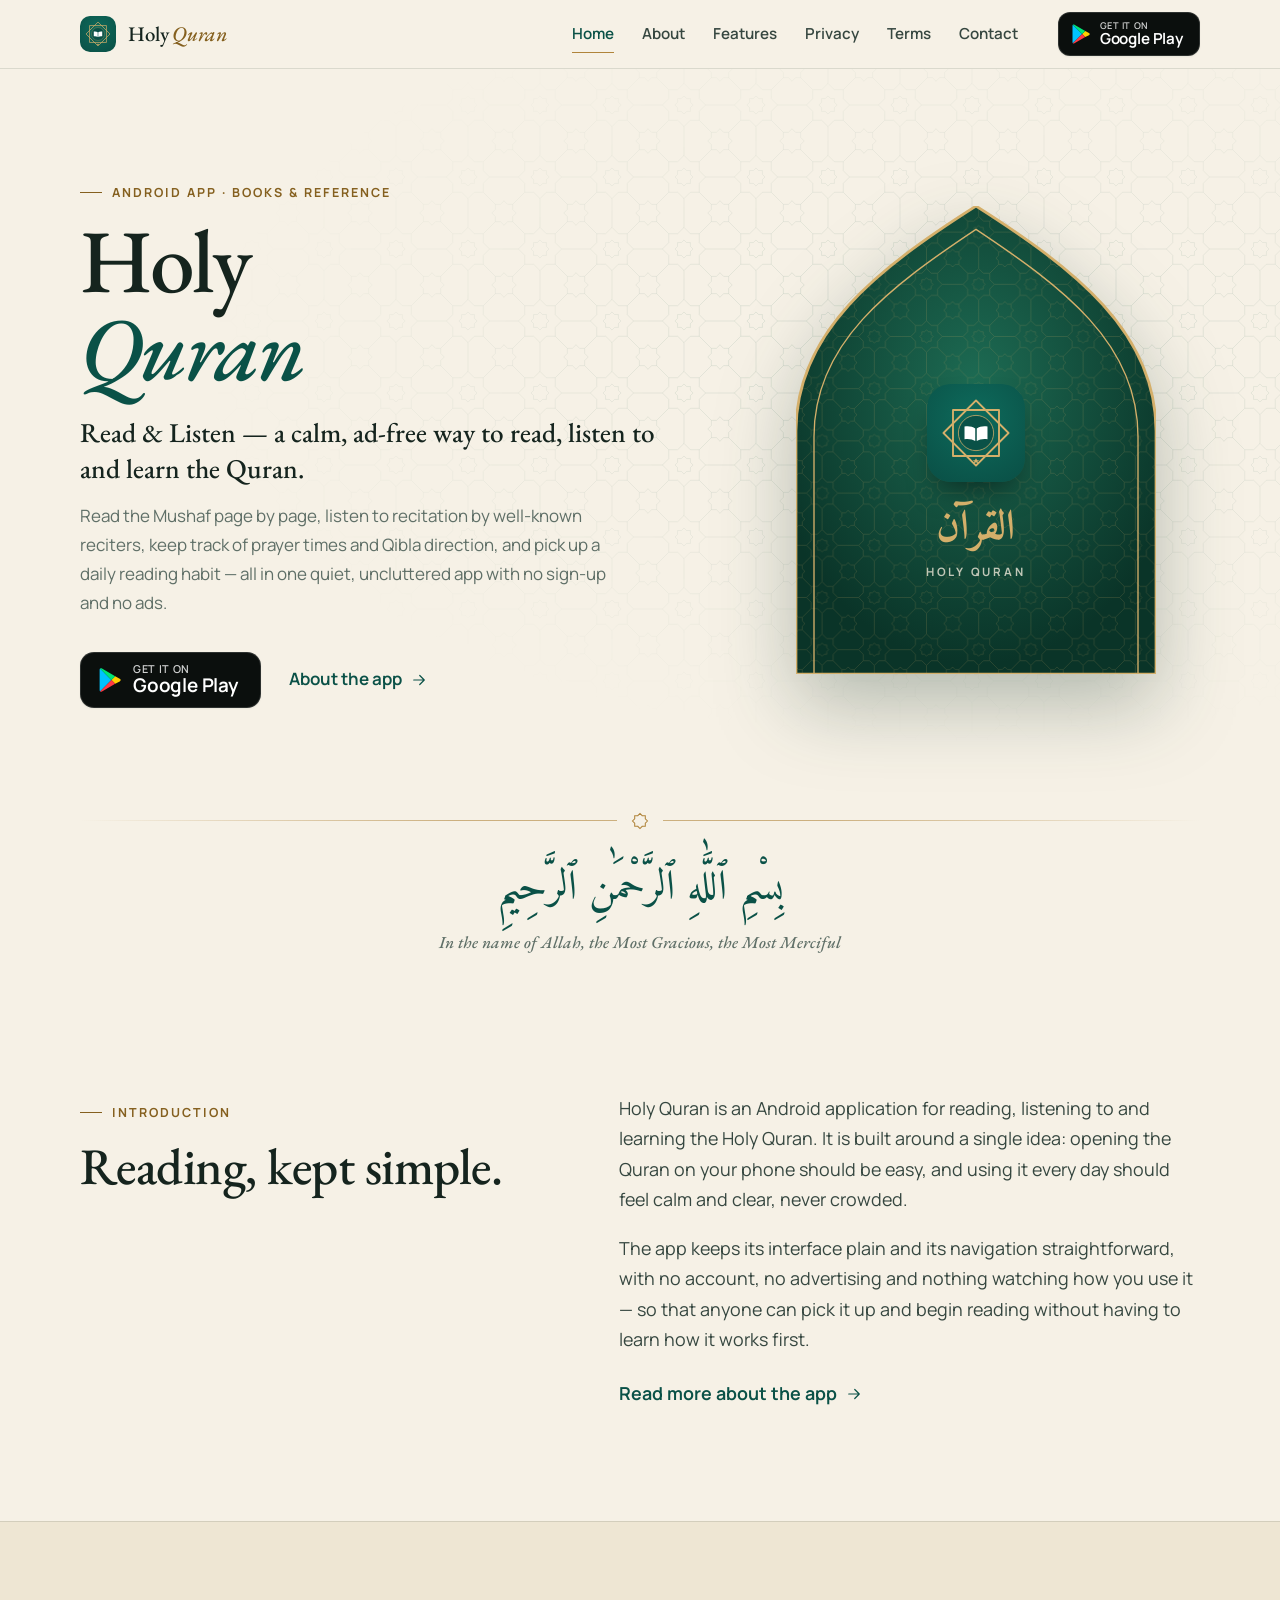
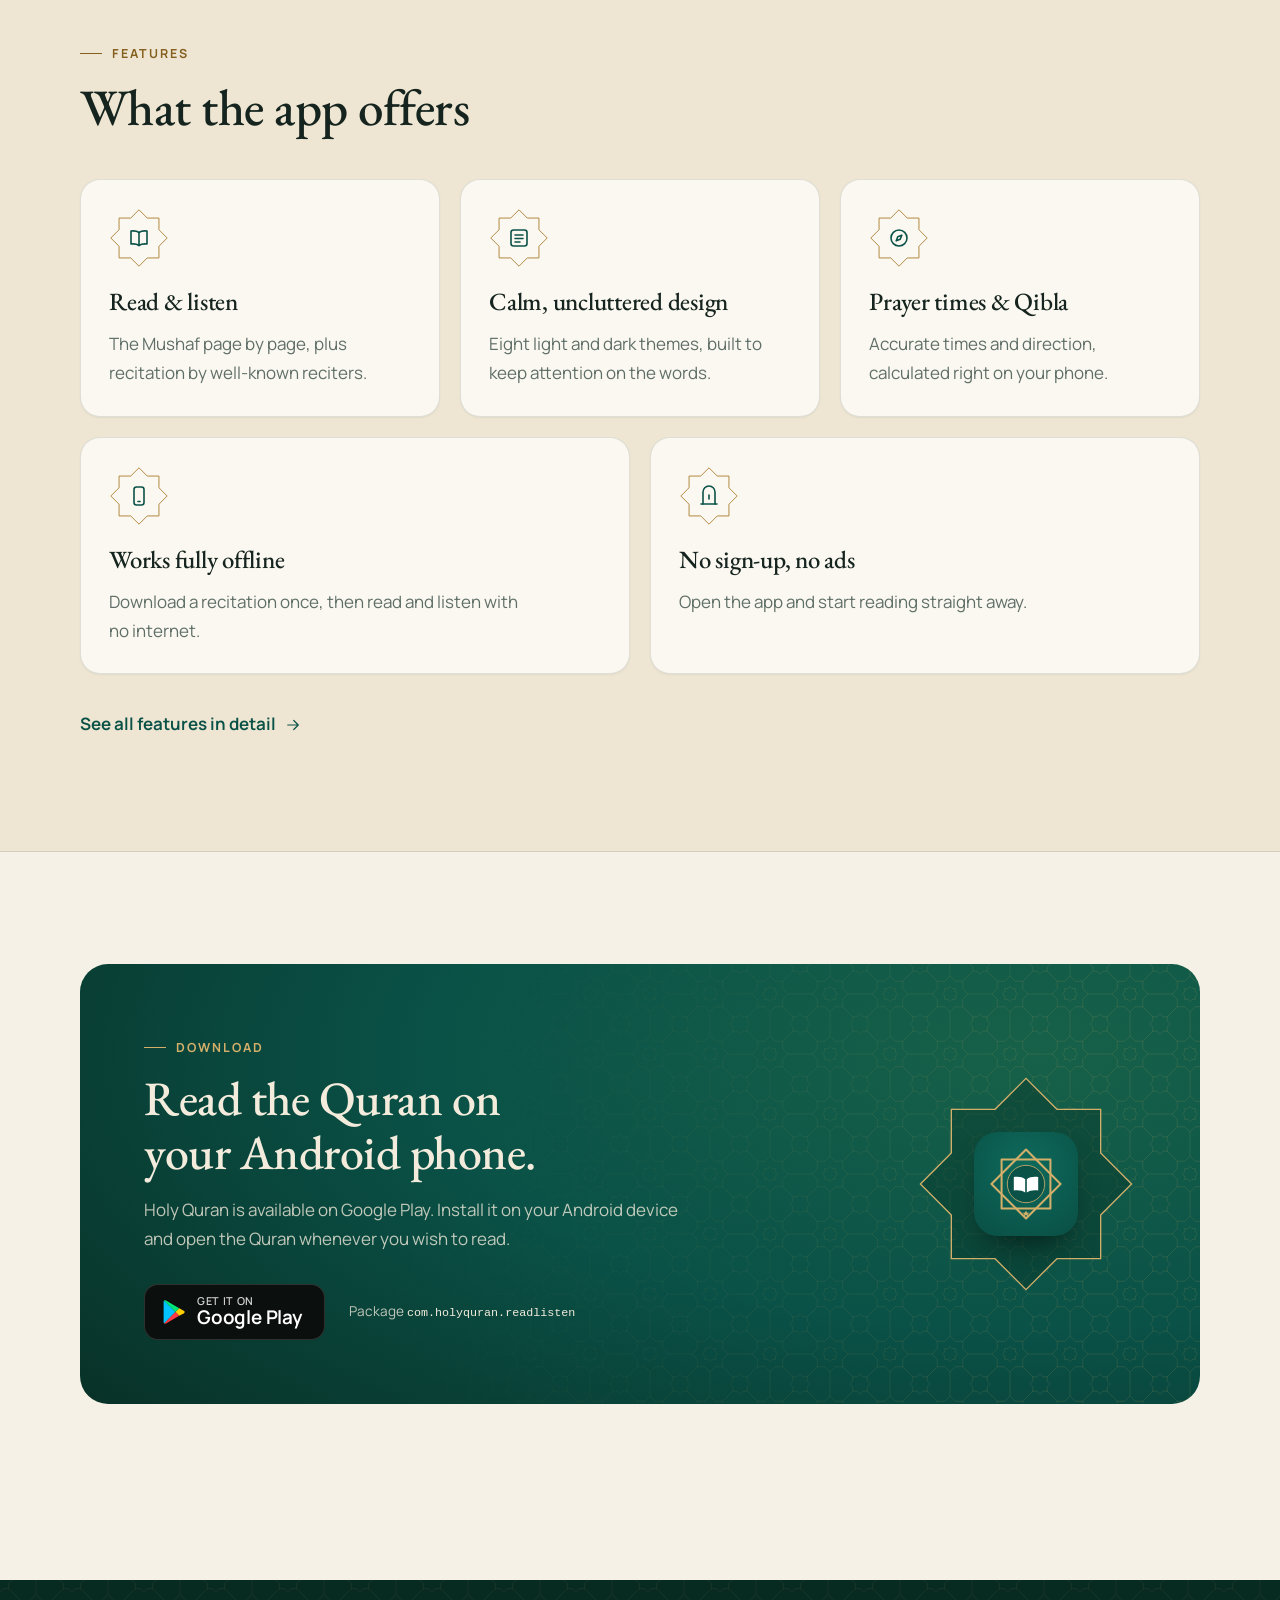
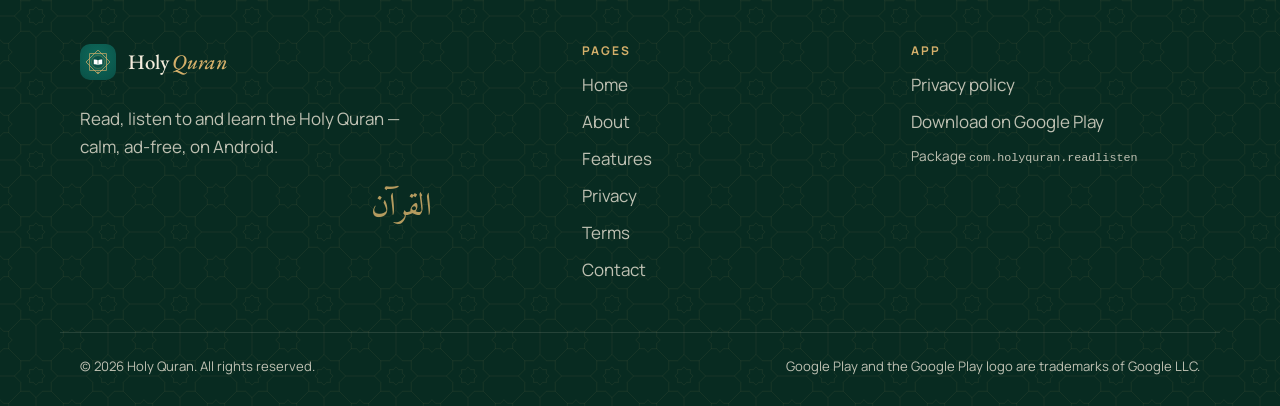
<file: index.html>
<!doctype html>
<html lang="en">
  <head>
    <meta charset="UTF-8" />
    <meta name="viewport" content="width=device-width, initial-scale=1" />
    <title>Holy Quran: Read &amp; Listen — Quran App</title>
    <meta name="description" content="Holy Quran: Read &amp; Listen — read the Mushaf page by page, listen to recitation by well-known reciters, and keep prayer times and Qibla direction close at hand. Free, ad-free, no sign-up." />
    <link rel="canonical" href="https://holyquran-app.github.io/" />
    <meta property="og:type" content="website" />
    <meta property="og:site_name" content="Holy Quran" />
    <meta property="og:title" content="Holy Quran: Read &amp; Listen — Quran App" />
    <meta property="og:description" content="Holy Quran: Read &amp; Listen — read the Mushaf page by page, listen to recitation by well-known reciters, and keep prayer times and Qibla direction close at hand. Free, ad-free, no sign-up." />
    <meta property="og:url" content="https://holyquran-app.github.io/" />
    <meta property="og:image" content="https://holyquran-app.github.io/og-image.png" />
    <meta property="og:image:width" content="1200" />
    <meta property="og:image:height" content="630" />
    <meta property="og:image:alt" content="Holy Quran — a Quran app for Android" />
    <meta name="twitter:card" content="summary_large_image" />
    <meta name="twitter:title" content="Holy Quran: Read &amp; Listen — Quran App" />
    <meta name="twitter:description" content="Holy Quran: Read &amp; Listen — read the Mushaf page by page, listen to recitation by well-known reciters, and keep prayer times and Qibla direction close at hand. Free, ad-free, no sign-up." />
    <meta name="twitter:image" content="https://holyquran-app.github.io/og-image.png" />
    <meta name="theme-color" content="#0a5147" />
    <link rel="icon" href="/favicon.svg" type="image/svg+xml" />
    <link rel="icon" href="/favicon-32.png" sizes="32x32" type="image/png" />
    <link rel="apple-touch-icon" href="/apple-touch-icon.png" />
    <link rel="manifest" href="/site.webmanifest" />
    <script>document.documentElement.classList.add('js')</script>
    <script type="module" crossorigin src="/assets/entry-client-B0SVxLkg.js"></script>
    <link rel="stylesheet" crossorigin href="/assets/entry-client-Dxqhs0hG.css">
  </head>
  <body data-page="home">
    <div id="root"><link rel="preload" as="image" href="/app-icon.svg"/><a class="skip-link" href="#main">Skip to content</a><header class="site-header"><div class="container site-header__inner"><a class="brand" href="/" aria-label="Holy Quran: Read &amp; Listen — home"><img src="/app-icon.svg" width="36" height="36" alt=""/><span class="brand__name">Holy <em>Quran</em></span></a><button type="button" class="nav-toggle" aria-expanded="false" aria-controls="site-nav"><svg width="24" height="24" viewBox="0 0 24 24" fill="none" stroke="currentColor" stroke-width="1.6" stroke-linecap="round" stroke-linejoin="round" aria-hidden="true" focusable="false"><path d="M4 7h16M4 12h16M4 17h16"></path></svg><span class="visually-hidden">Open menu</span></button><nav id="site-nav" class="site-nav" aria-label="Main"><ul><li><a href="/" aria-current="page">Home</a></li><li><a href="/about">About</a></li><li><a href="/features">Features</a></li><li><a href="/privacy-policy">Privacy</a></li><li><a href="/terms">Terms</a></li><li><a href="/contact">Contact</a></li></ul><a class="play-btn play-btn--sm " href="https://play.google.com/store/apps/details?id=com.holyquran.readlisten" target="_blank" rel="noopener noreferrer" aria-label="Get Holy Quran on Google Play (opens in a new tab)"><svg width="22" height="24" viewBox="0 0 22 24" aria-hidden="true" focusable="false"><path d="M1.1.6C.8.9.6 1.4.6 2v20c0 .6.2 1.1.5 1.4L12.4 12 1.1.6Z" fill="#00c3ff"></path><path d="M16.2 15.8 12.4 12l3.8-3.8 4.5 2.6c1.3.7 1.3 1.9 0 2.6l-4.5 2.4Z" fill="#ffce00"></path><path d="M16.2 15.8 12.4 12 1.1 23.4c.4.4 1.1.5 1.9 0l13.2-7.6Z" fill="#ff3a44"></path><path d="M16.2 8.2 3 .6C2.2.1 1.5.2 1.1.6L12.4 12l3.8-3.8Z" fill="#00e676"></path></svg><span class="play-btn__text"><small>Get it on</small><strong>Google Play</strong></span></a></nav></div></header><main id="main" tabindex="-1"><section class="hero" aria-labelledby="hero-title"><svg class="hero__pattern" aria-hidden="true" focusable="false" width="100%" height="100%"><defs><pattern id="pattern-_R_2b_" width="72" height="72" patternUnits="userSpaceOnUse"><g fill="none" stroke="currentColor" stroke-width="1"><polygon points="57.60,36.00 51.27,42.33 51.27,51.27 42.33,51.27 36.00,57.60 29.67,51.27 20.73,51.27 20.73,42.33 14.40,36.00 20.73,29.67 20.73,20.73 29.67,20.73 36.00,14.40 42.33,20.73 51.27,20.73 51.27,29.67"></polygon><polygon points="45.07,36.00 42.42,38.66 42.41,42.41 38.66,42.42 36.00,45.07 33.34,42.42 29.59,42.41 29.58,38.66 26.93,36.00 29.58,33.34 29.59,29.59 33.34,29.58 36.00,26.93 38.66,29.58 42.41,29.59 42.42,33.34"></polygon><polygon points="12.24,0.00 8.66,3.59 8.65,8.65 3.59,8.66 0.00,12.24 -3.59,8.66 -8.65,8.65 -8.66,3.59 -12.24,0.00 -8.66,-3.59 -8.65,-8.65 -3.59,-8.66 -0.00,-12.24 3.59,-8.66 8.65,-8.65 8.66,-3.59"></polygon><polygon points="84.24,0.00 80.66,3.59 80.65,8.65 75.59,8.66 72.00,12.24 68.41,8.66 63.35,8.65 63.34,3.59 59.76,0.00 63.34,-3.59 63.35,-8.65 68.41,-8.66 72.00,-12.24 75.59,-8.66 80.65,-8.65 80.66,-3.59"></polygon><polygon points="12.24,72.00 8.66,75.59 8.65,80.65 3.59,80.66 0.00,84.24 -3.59,80.66 -8.65,80.65 -8.66,75.59 -12.24,72.00 -8.66,68.41 -8.65,63.35 -3.59,63.34 -0.00,59.76 3.59,63.34 8.65,63.35 8.66,68.41"></polygon><polygon points="84.24,72.00 80.66,75.59 80.65,80.65 75.59,80.66 72.00,84.24 68.41,80.66 63.35,80.65 63.34,75.59 59.76,72.00 63.34,68.41 63.35,63.35 68.41,63.34 72.00,59.76 75.59,63.34 80.65,63.35 80.66,68.41"></polygon><path d="M57.599999999999994 36H72M14.400000000000002 36H0M36 57.599999999999994V72M36 14.400000000000002V0M51.27 51.27L63.35 63.35M20.73 20.73L8.65 8.65M51.27 20.73L63.35 8.65M20.73 51.27L8.65 63.35"></path></g></pattern></defs><rect width="100%" height="100%" fill="url(#pattern-_R_2b_)"></rect></svg><div class="container hero__grid"><div class="hero__copy"><p class="eyebrow">Android app · Books &amp; Reference</p><h1 id="hero-title">Holy <span>Quran</span></h1><p class="hero__lede">Read &amp; Listen<!-- --> — a calm, ad-free way to read, listen to and learn the Quran.</p><p class="hero__text">Read the Mushaf page by page, listen to recitation by well-known reciters, keep track of prayer times and Qibla direction, and pick up a daily reading habit — all in one quiet, uncluttered app with no sign-up and no ads.</p><div class="hero__actions"><a class="play-btn play-btn--md " href="https://play.google.com/store/apps/details?id=com.holyquran.readlisten" target="_blank" rel="noopener noreferrer" aria-label="Get Holy Quran on Google Play (opens in a new tab)"><svg width="22" height="24" viewBox="0 0 22 24" aria-hidden="true" focusable="false"><path d="M1.1.6C.8.9.6 1.4.6 2v20c0 .6.2 1.1.5 1.4L12.4 12 1.1.6Z" fill="#00c3ff"></path><path d="M16.2 15.8 12.4 12l3.8-3.8 4.5 2.6c1.3.7 1.3 1.9 0 2.6l-4.5 2.4Z" fill="#ffce00"></path><path d="M16.2 15.8 12.4 12 1.1 23.4c.4.4 1.1.5 1.9 0l13.2-7.6Z" fill="#ff3a44"></path><path d="M16.2 8.2 3 .6C2.2.1 1.5.2 1.1.6L12.4 12l3.8-3.8Z" fill="#00e676"></path></svg><span class="play-btn__text"><small>Get it on</small><strong>Google Play</strong></span></a><a class="link-arrow" href="/about">About the app <svg width="18" height="18" viewBox="0 0 24 24" fill="none" stroke="currentColor" stroke-width="1.6" stroke-linecap="round" stroke-linejoin="round" aria-hidden="true" focusable="false"><path d="M5 12h14M13 6l6 6-6 6"></path></svg></a></div></div><div class="hero__art"><div class="arch"><svg class="arch__ring" viewBox="0 0 100 100" aria-hidden="true" focusable="false"><polygon points="98.00,50.00 83.94,64.06 83.94,83.94 64.06,83.94 50.00,98.00 35.94,83.94 16.06,83.94 16.06,64.06 2.00,50.00 16.06,35.94 16.06,16.06 35.94,16.06 50.00,2.00 64.06,16.06 83.94,16.06 83.94,35.94"></polygon><polygon points="90.00,50.00 78.29,61.72 78.28,78.28 61.72,78.29 50.00,90.00 38.28,78.29 21.72,78.28 21.71,61.72 10.00,50.00 21.71,38.28 21.72,21.72 38.28,21.71 50.00,10.00 61.72,21.71 78.28,21.72 78.29,38.28"></polygon></svg><svg class="arch__shape" viewBox="0 0 400 520" aria-hidden="true" focusable="false"><defs><clipPath id="clip-_R_kb_"><path d="M0 520V250C0 140 90 70 200 0C310 70 400 140 400 250V520Z"></path></clipPath><radialGradient id="glow-_R_kb_" cx="50%" cy="38%" r="60%"><stop offset="0" stop-color="#1d6b53"></stop><stop offset="1" stop-color="#0a3428"></stop></radialGradient></defs><path d="M0 520V250C0 140 90 70 200 0C310 70 400 140 400 250V520Z" fill="url(#glow-_R_kb_)"></path><g clip-path="url(#clip-_R_kb_)" class="arch__pattern"><svg class="" aria-hidden="true" focusable="false" width="100%" height="100%"><defs><pattern id="pattern-_R_tkb_" width="58" height="58" patternUnits="userSpaceOnUse"><g fill="none" stroke="currentColor" stroke-width="0.9"><polygon points="46.40,29.00 41.30,34.10 41.30,41.30 34.10,41.30 29.00,46.40 23.90,41.30 16.70,41.30 16.70,34.10 11.60,29.00 16.70,23.90 16.70,16.70 23.90,16.70 29.00,11.60 34.10,16.70 41.30,16.70 41.30,23.90"></polygon><polygon points="36.31,29.00 34.17,31.14 34.17,34.17 31.14,34.17 29.00,36.31 26.86,34.17 23.83,34.17 23.83,31.14 21.69,29.00 23.83,26.86 23.83,23.83 26.86,23.83 29.00,21.69 31.14,23.83 34.17,23.83 34.17,26.86"></polygon><polygon points="9.86,0.00 6.97,2.89 6.97,6.97 2.89,6.97 0.00,9.86 -2.89,6.97 -6.97,6.97 -6.97,2.89 -9.86,0.00 -6.97,-2.89 -6.97,-6.97 -2.89,-6.97 -0.00,-9.86 2.89,-6.97 6.97,-6.97 6.97,-2.89"></polygon><polygon points="67.86,0.00 64.97,2.89 64.97,6.97 60.89,6.97 58.00,9.86 55.11,6.97 51.03,6.97 51.03,2.89 48.14,0.00 51.03,-2.89 51.03,-6.97 55.11,-6.97 58.00,-9.86 60.89,-6.97 64.97,-6.97 64.97,-2.89"></polygon><polygon points="9.86,58.00 6.97,60.89 6.97,64.97 2.89,64.97 0.00,67.86 -2.89,64.97 -6.97,64.97 -6.97,60.89 -9.86,58.00 -6.97,55.11 -6.97,51.03 -2.89,51.03 -0.00,48.14 2.89,51.03 6.97,51.03 6.97,55.11"></polygon><polygon points="67.86,58.00 64.97,60.89 64.97,64.97 60.89,64.97 58.00,67.86 55.11,64.97 51.03,64.97 51.03,60.89 48.14,58.00 51.03,55.11 51.03,51.03 55.11,51.03 58.00,48.14 60.89,51.03 64.97,51.03 64.97,55.11"></polygon><path d="M46.4 29H58M11.600000000000001 29H0M29 46.4V58M29 11.600000000000001V0M41.3 41.3L51.03 51.03M16.7 16.7L6.97 6.97M41.3 16.7L51.03 6.97M16.7 41.3L6.97 51.03"></path></g></pattern></defs><rect width="100%" height="100%" fill="url(#pattern-_R_tkb_)"></rect></svg></g><path d="M20 520V256C20 152 104 90 200 26C296 90 380 152 380 256V520" fill="none" class="arch__line" stroke-width="1.5"></path><path d="M0 520V250C0 140 90 70 200 0C310 70 400 140 400 250V520Z" fill="none" class="arch__line" stroke-width="3"></path></svg><div class="arch__content"><img src="/app-icon.svg" width="120" height="120" alt="Holy Quran app icon"/><p class="arch__arabic" lang="ar" dir="rtl">القرآن</p><p class="arch__latin">Holy Quran</p></div></div></div></div></section><section class="bismillah" aria-label="Bismillah"><div class="container"><div class="divider " aria-hidden="true"><span class="divider__line"></span><svg viewBox="0 0 24 24" width="18" height="18"><polygon points="22.00,12.00 19.07,14.93 19.07,19.07 14.93,19.07 12.00,22.00 9.07,19.07 4.93,19.07 4.93,14.93 2.00,12.00 4.93,9.07 4.93,4.93 9.07,4.93 12.00,2.00 14.93,4.93 19.07,4.93 19.07,9.07"></polygon></svg><span class="divider__line"></span></div><p lang="ar" dir="rtl">بِسْمِ ٱللَّٰهِ ٱلرَّحْمَٰنِ ٱلرَّحِيمِ</p><p class="bismillah__translation">In the name of Allah, the Most Gracious, the Most Merciful</p></div></section><section class="section intro" aria-labelledby="intro-title"><div class="container intro__grid reveal"><div><p class="eyebrow">Introduction</p><h2 id="intro-title">Reading, kept simple.</h2></div><div class="intro__body"><p>Holy Quran<!-- --> is an Android application for reading, listening to and learning the Holy Quran. It is built around a single idea: opening the Quran on your phone should be easy, and using it every day should feel calm and clear, never crowded.</p><p>The app keeps its interface plain and its navigation straightforward, with no account, no advertising and nothing watching how you use it — so that anyone can pick it up and begin reading without having to learn how it works first.</p><a class="link-arrow" href="/about">Read more about the app <svg width="18" height="18" viewBox="0 0 24 24" fill="none" stroke="currentColor" stroke-width="1.6" stroke-linecap="round" stroke-linejoin="round" aria-hidden="true" focusable="false"><path d="M5 12h14M13 6l6 6-6 6"></path></svg></a></div></div></section><section class="section features-preview" aria-labelledby="features-title"><div class="container"><div class="section-heading reveal"><p class="eyebrow">Features</p><h2 id="features-title">What the app offers</h2></div><ul class="feature-grid"><li class="feature-card reveal"><span class="star-frame feature-icon"><svg viewBox="0 0 100 100" aria-hidden="true" focusable="false"><polygon points="97.00,50.00 83.24,63.77 83.23,83.23 63.77,83.24 50.00,97.00 36.23,83.24 16.77,83.23 16.76,63.77 3.00,50.00 16.76,36.23 16.77,16.77 36.23,16.76 50.00,3.00 63.77,16.76 83.23,16.77 83.24,36.23"></polygon></svg><span class="star-frame__inner"><svg width="24" height="24" viewBox="0 0 24 24" fill="none" stroke="currentColor" stroke-width="1.6" stroke-linecap="round" stroke-linejoin="round" aria-hidden="true" focusable="false"><path d="M12 6.5C10 5 7.2 4.6 4 5v13c3.2-.4 6 0 8 1.5 2-1.5 4.8-1.9 8-1.5V5c-3.2-.4-6 0-8 1.5Z"></path><path d="M12 6.5v13"></path></svg></span></span><h3>Read &amp; listen</h3><p>The Mushaf page by page, plus recitation by well-known reciters.</p></li><li class="feature-card reveal"><span class="star-frame feature-icon"><svg viewBox="0 0 100 100" aria-hidden="true" focusable="false"><polygon points="97.00,50.00 83.24,63.77 83.23,83.23 63.77,83.24 50.00,97.00 36.23,83.24 16.77,83.23 16.76,63.77 3.00,50.00 16.76,36.23 16.77,16.77 36.23,16.76 50.00,3.00 63.77,16.76 83.23,16.77 83.24,36.23"></polygon></svg><span class="star-frame__inner"><svg width="24" height="24" viewBox="0 0 24 24" fill="none" stroke="currentColor" stroke-width="1.6" stroke-linecap="round" stroke-linejoin="round" aria-hidden="true" focusable="false"><rect x="4" y="4" width="16" height="16" rx="2.5"></rect><path d="M8 9h8M8 12.5h8M8 16h5"></path></svg></span></span><h3>Calm, uncluttered design</h3><p>Eight light and dark themes, built to keep attention on the words.</p></li><li class="feature-card reveal"><span class="star-frame feature-icon"><svg viewBox="0 0 100 100" aria-hidden="true" focusable="false"><polygon points="97.00,50.00 83.24,63.77 83.23,83.23 63.77,83.24 50.00,97.00 36.23,83.24 16.77,83.23 16.76,63.77 3.00,50.00 16.76,36.23 16.77,16.77 36.23,16.76 50.00,3.00 63.77,16.76 83.23,16.77 83.24,36.23"></polygon></svg><span class="star-frame__inner"><svg width="24" height="24" viewBox="0 0 24 24" fill="none" stroke="currentColor" stroke-width="1.6" stroke-linecap="round" stroke-linejoin="round" aria-hidden="true" focusable="false"><circle cx="12" cy="12" r="8"></circle><path d="m14.8 9.2-1.6 4-4 1.6 1.6-4 4-1.6Z"></path></svg></span></span><h3>Prayer times &amp; Qibla</h3><p>Accurate times and direction, calculated right on your phone.</p></li><li class="feature-card reveal"><span class="star-frame feature-icon"><svg viewBox="0 0 100 100" aria-hidden="true" focusable="false"><polygon points="97.00,50.00 83.24,63.77 83.23,83.23 63.77,83.24 50.00,97.00 36.23,83.24 16.77,83.23 16.76,63.77 3.00,50.00 16.76,36.23 16.77,16.77 36.23,16.76 50.00,3.00 63.77,16.76 83.23,16.77 83.24,36.23"></polygon></svg><span class="star-frame__inner"><svg width="24" height="24" viewBox="0 0 24 24" fill="none" stroke="currentColor" stroke-width="1.6" stroke-linecap="round" stroke-linejoin="round" aria-hidden="true" focusable="false"><rect x="7" y="3" width="10" height="18" rx="2.5"></rect><path d="M11 17.5h2"></path></svg></span></span><h3>Works fully offline</h3><p>Download a recitation once, then read and listen with no internet.</p></li><li class="feature-card reveal"><span class="star-frame feature-icon"><svg viewBox="0 0 100 100" aria-hidden="true" focusable="false"><polygon points="97.00,50.00 83.24,63.77 83.23,83.23 63.77,83.24 50.00,97.00 36.23,83.24 16.77,83.23 16.76,63.77 3.00,50.00 16.76,36.23 16.77,16.77 36.23,16.76 50.00,3.00 63.77,16.76 83.23,16.77 83.24,36.23"></polygon></svg><span class="star-frame__inner"><svg width="24" height="24" viewBox="0 0 24 24" fill="none" stroke="currentColor" stroke-width="1.6" stroke-linecap="round" stroke-linejoin="round" aria-hidden="true" focusable="false"><path d="M6 20V8a6 6 0 0 1 12 0v12"></path><path d="M4 20h16M12 11v4"></path></svg></span></span><h3>No sign-up, no ads</h3><p>Open the app and start reading straight away.</p></li></ul><p class="section-more reveal"><a class="link-arrow" href="/features">See all features in detail <svg width="18" height="18" viewBox="0 0 24 24" fill="none" stroke="currentColor" stroke-width="1.6" stroke-linecap="round" stroke-linejoin="round" aria-hidden="true" focusable="false"><path d="M5 12h14M13 6l6 6-6 6"></path></svg></a></p></div></section><section id="download" class="section download" aria-labelledby="download-title"><div class="container"><div class="download__card reveal"><svg class="download__pattern" aria-hidden="true" focusable="false" width="100%" height="100%"><defs><pattern id="pattern-_R_3b_" width="60" height="60" patternUnits="userSpaceOnUse"><g fill="none" stroke="currentColor" stroke-width="1"><polygon points="48.00,30.00 42.73,35.27 42.73,42.73 35.27,42.73 30.00,48.00 24.73,42.73 17.27,42.73 17.27,35.27 12.00,30.00 17.27,24.73 17.27,17.27 24.73,17.27 30.00,12.00 35.27,17.27 42.73,17.27 42.73,24.73"></polygon><polygon points="37.56,30.00 35.35,32.21 35.35,35.35 32.21,35.35 30.00,37.56 27.79,35.35 24.65,35.35 24.65,32.21 22.44,30.00 24.65,27.79 24.65,24.65 27.79,24.65 30.00,22.44 32.21,24.65 35.35,24.65 35.35,27.79"></polygon><polygon points="10.20,0.00 7.21,2.99 7.21,7.21 2.99,7.21 0.00,10.20 -2.99,7.21 -7.21,7.21 -7.21,2.99 -10.20,0.00 -7.21,-2.99 -7.21,-7.21 -2.99,-7.21 -0.00,-10.20 2.99,-7.21 7.21,-7.21 7.21,-2.99"></polygon><polygon points="70.20,0.00 67.21,2.99 67.21,7.21 62.99,7.21 60.00,10.20 57.01,7.21 52.79,7.21 52.79,2.99 49.80,0.00 52.79,-2.99 52.79,-7.21 57.01,-7.21 60.00,-10.20 62.99,-7.21 67.21,-7.21 67.21,-2.99"></polygon><polygon points="10.20,60.00 7.21,62.99 7.21,67.21 2.99,67.21 0.00,70.20 -2.99,67.21 -7.21,67.21 -7.21,62.99 -10.20,60.00 -7.21,57.01 -7.21,52.79 -2.99,52.79 -0.00,49.80 2.99,52.79 7.21,52.79 7.21,57.01"></polygon><polygon points="70.20,60.00 67.21,62.99 67.21,67.21 62.99,67.21 60.00,70.20 57.01,67.21 52.79,67.21 52.79,62.99 49.80,60.00 52.79,57.01 52.79,52.79 57.01,52.79 60.00,49.80 62.99,52.79 67.21,52.79 67.21,57.01"></polygon><path d="M48 30H60M12 30H0M30 48V60M30 12V0M42.73 42.73L52.79 52.79M17.27 17.27L7.21 7.21M42.73 17.27L52.79 7.21M17.27 42.73L7.21 52.79"></path></g></pattern></defs><rect width="100%" height="100%" fill="url(#pattern-_R_3b_)"></rect></svg><div class="download__copy"><p class="eyebrow eyebrow--light">Download</p><h2 id="download-title">Read the Quran on your Android phone.</h2><p>Holy Quran<!-- --> is available on Google Play. Install it on your Android device and open the Quran whenever you wish to read.</p><div class="download__actions"><a class="play-btn play-btn--md " href="https://play.google.com/store/apps/details?id=com.holyquran.readlisten" target="_blank" rel="noopener noreferrer" aria-label="Get Holy Quran on Google Play (opens in a new tab)"><svg width="22" height="24" viewBox="0 0 22 24" aria-hidden="true" focusable="false"><path d="M1.1.6C.8.9.6 1.4.6 2v20c0 .6.2 1.1.5 1.4L12.4 12 1.1.6Z" fill="#00c3ff"></path><path d="M16.2 15.8 12.4 12l3.8-3.8 4.5 2.6c1.3.7 1.3 1.9 0 2.6l-4.5 2.4Z" fill="#ffce00"></path><path d="M16.2 15.8 12.4 12 1.1 23.4c.4.4 1.1.5 1.9 0l13.2-7.6Z" fill="#ff3a44"></path><path d="M16.2 8.2 3 .6C2.2.1 1.5.2 1.1.6L12.4 12l3.8-3.8Z" fill="#00e676"></path></svg><span class="play-btn__text"><small>Get it on</small><strong>Google Play</strong></span></a><p class="download__meta">Package <code>com.holyquran.readlisten</code></p></div></div><div class="download__art" aria-hidden="true"><svg viewBox="0 0 100 100"><polygon points="98.00,50.00 83.94,64.06 83.94,83.94 64.06,83.94 50.00,98.00 35.94,83.94 16.06,83.94 16.06,64.06 2.00,50.00 16.06,35.94 16.06,16.06 35.94,16.06 50.00,2.00 64.06,16.06 83.94,16.06 83.94,35.94"></polygon></svg><img src="/app-icon.svg" width="104" height="104" alt=""/></div></div></div></section></main><footer class="site-footer"><svg class="site-footer__pattern" aria-hidden="true" focusable="false" width="100%" height="100%"><defs><pattern id="pattern-_R_c_" width="72" height="72" patternUnits="userSpaceOnUse"><g fill="none" stroke="currentColor" stroke-width="1"><polygon points="57.60,36.00 51.27,42.33 51.27,51.27 42.33,51.27 36.00,57.60 29.67,51.27 20.73,51.27 20.73,42.33 14.40,36.00 20.73,29.67 20.73,20.73 29.67,20.73 36.00,14.40 42.33,20.73 51.27,20.73 51.27,29.67"></polygon><polygon points="45.07,36.00 42.42,38.66 42.41,42.41 38.66,42.42 36.00,45.07 33.34,42.42 29.59,42.41 29.58,38.66 26.93,36.00 29.58,33.34 29.59,29.59 33.34,29.58 36.00,26.93 38.66,29.58 42.41,29.59 42.42,33.34"></polygon><polygon points="12.24,0.00 8.66,3.59 8.65,8.65 3.59,8.66 0.00,12.24 -3.59,8.66 -8.65,8.65 -8.66,3.59 -12.24,0.00 -8.66,-3.59 -8.65,-8.65 -3.59,-8.66 -0.00,-12.24 3.59,-8.66 8.65,-8.65 8.66,-3.59"></polygon><polygon points="84.24,0.00 80.66,3.59 80.65,8.65 75.59,8.66 72.00,12.24 68.41,8.66 63.35,8.65 63.34,3.59 59.76,0.00 63.34,-3.59 63.35,-8.65 68.41,-8.66 72.00,-12.24 75.59,-8.66 80.65,-8.65 80.66,-3.59"></polygon><polygon points="12.24,72.00 8.66,75.59 8.65,80.65 3.59,80.66 0.00,84.24 -3.59,80.66 -8.65,80.65 -8.66,75.59 -12.24,72.00 -8.66,68.41 -8.65,63.35 -3.59,63.34 -0.00,59.76 3.59,63.34 8.65,63.35 8.66,68.41"></polygon><polygon points="84.24,72.00 80.66,75.59 80.65,80.65 75.59,80.66 72.00,84.24 68.41,80.66 63.35,80.65 63.34,75.59 59.76,72.00 63.34,68.41 63.35,63.35 68.41,63.34 72.00,59.76 75.59,63.34 80.65,63.35 80.66,68.41"></polygon><path d="M57.599999999999994 36H72M14.400000000000002 36H0M36 57.599999999999994V72M36 14.400000000000002V0M51.27 51.27L63.35 63.35M20.73 20.73L8.65 8.65M51.27 20.73L63.35 8.65M20.73 51.27L8.65 63.35"></path></g></pattern></defs><rect width="100%" height="100%" fill="url(#pattern-_R_c_)"></rect></svg><div class="container site-footer__inner"><div class="site-footer__brand"><a class="brand" href="/" aria-label="Holy Quran: Read &amp; Listen — home"><img src="/app-icon.svg" width="36" height="36" alt=""/><span class="brand__name">Holy <em>Quran</em></span></a><p>Read, listen to and learn the Holy Quran — calm, ad-free, on Android.</p><p class="site-footer__arabic" lang="ar" dir="rtl">القرآن</p></div><nav aria-label="Footer"><h2 class="site-footer__heading">Pages</h2><ul><li><a href="/">Home</a></li><li><a href="/about">About</a></li><li><a href="/features">Features</a></li><li><a href="/privacy-policy">Privacy</a></li><li><a href="/terms">Terms</a></li><li><a href="/contact">Contact</a></li></ul></nav><div><h2 class="site-footer__heading">App</h2><ul><li><a href="/privacy-policy">Privacy policy</a></li><li><a href="/#download">Download on Google Play</a></li><li class="site-footer__meta">Package <code>com.holyquran.readlisten</code></li></ul></div></div><div class="container site-footer__base"><p>© <span>2026</span> <!-- -->Holy Quran<!-- -->. All rights reserved.</p><p>Google Play and the Google Play logo are trademarks of Google LLC.</p></div></footer></div>
  </body>
</html>
</file>
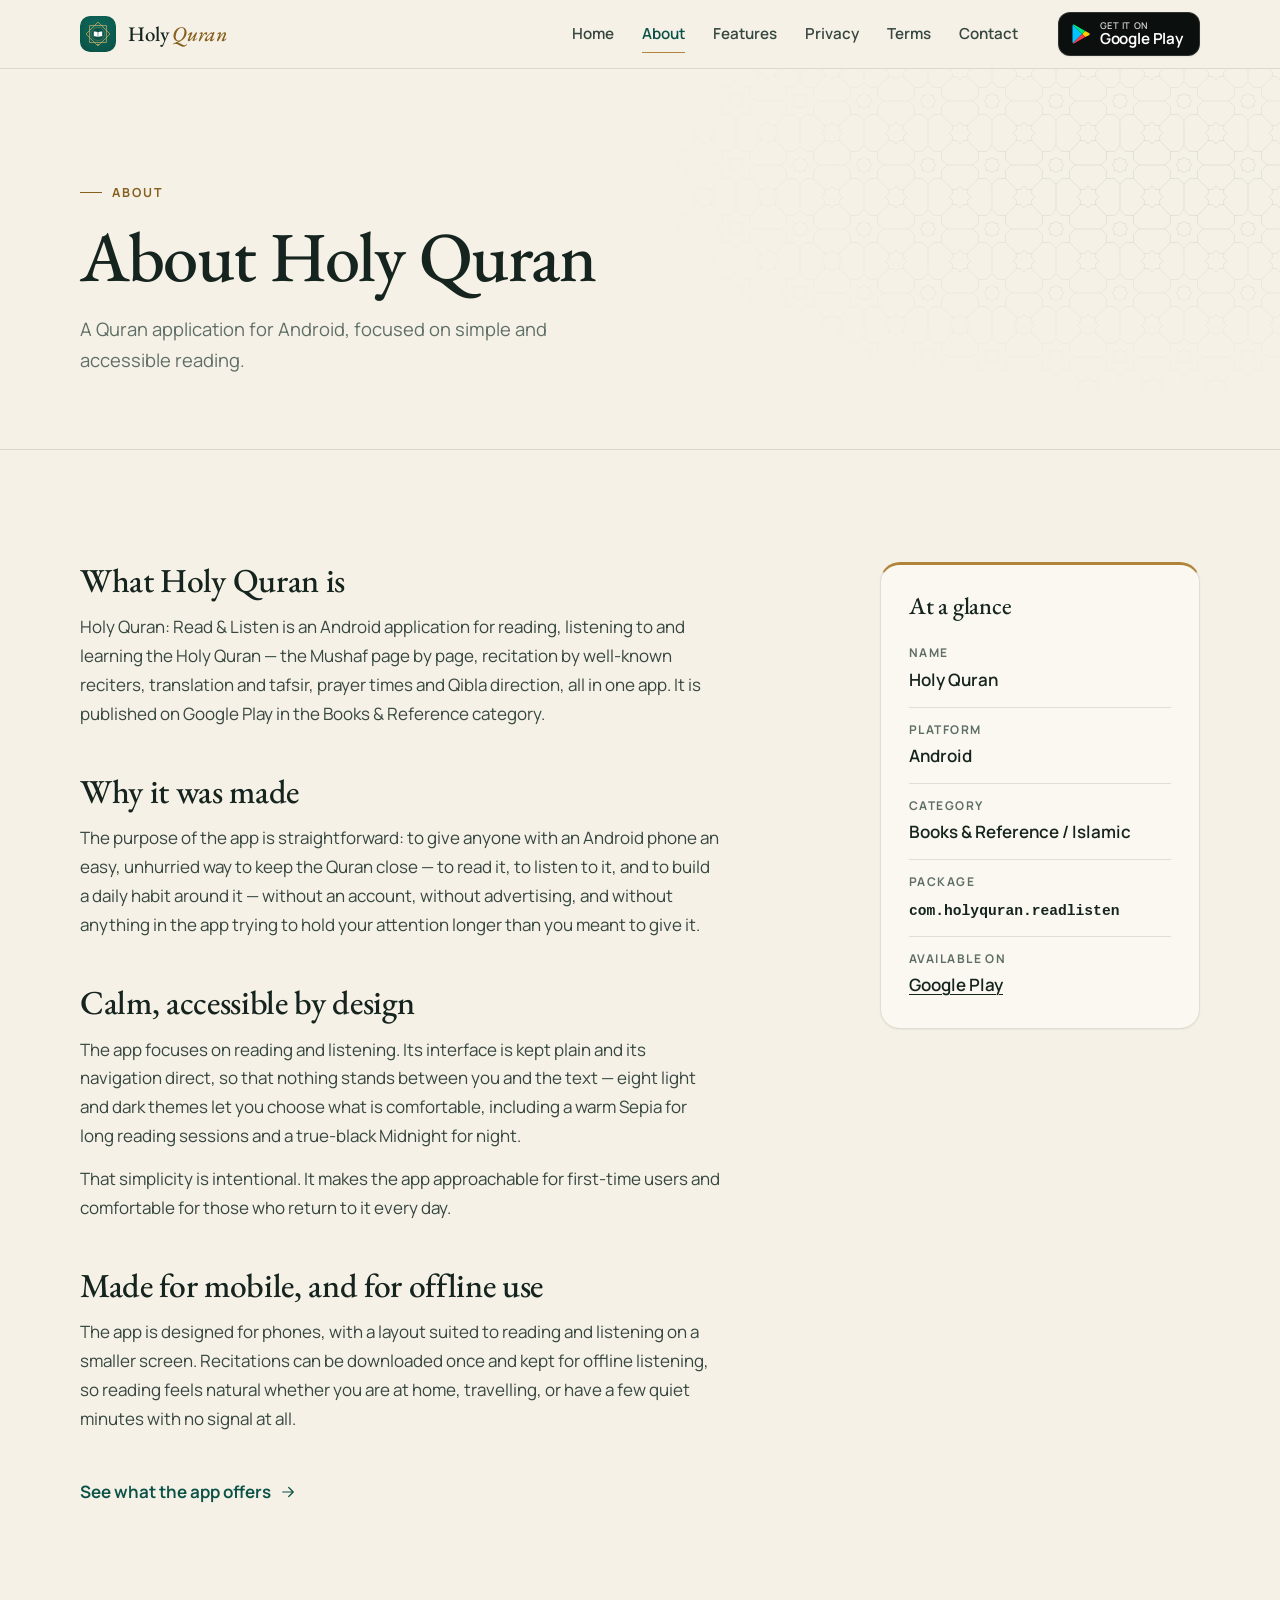
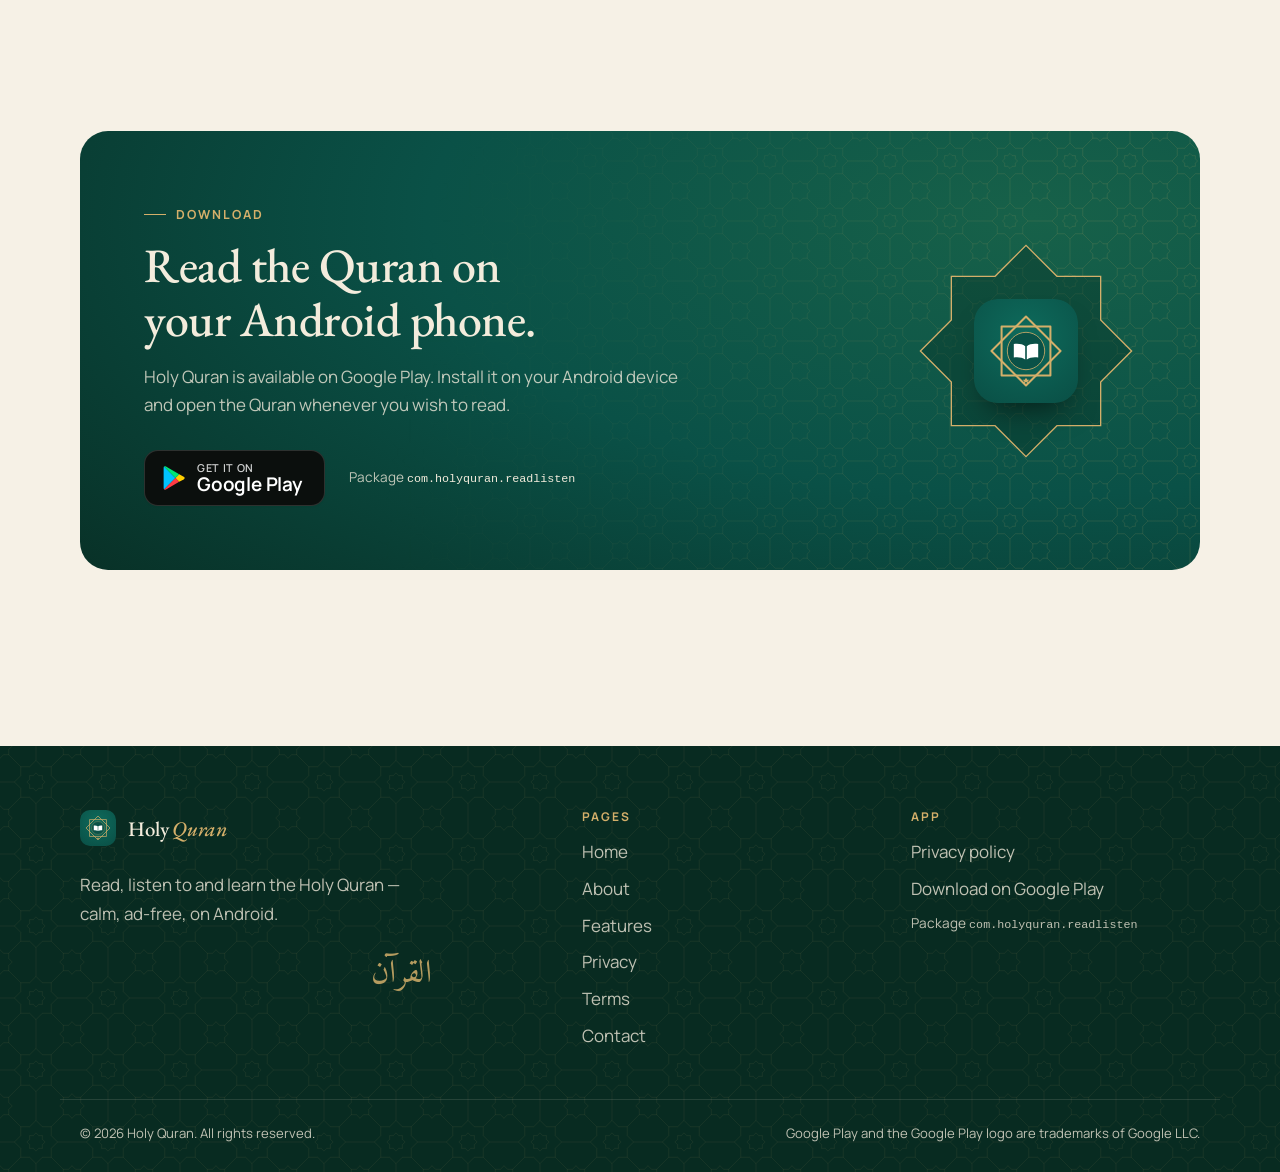
<file: about/index.html>
<!doctype html>
<html lang="en">
  <head>
    <meta charset="UTF-8" />
    <meta name="viewport" content="width=device-width, initial-scale=1" />
    <title>About — Holy Quran: Read &amp; Listen</title>
    <meta name="description" content="What Holy Quran: Read &amp; Listen is and why it exists: a calm, ad-free way to read, listen to and learn the Quran on Android." />
    <link rel="canonical" href="https://holyquran-app.github.io/about" />
    <meta property="og:type" content="website" />
    <meta property="og:site_name" content="Holy Quran" />
    <meta property="og:title" content="About — Holy Quran: Read &amp; Listen" />
    <meta property="og:description" content="What Holy Quran: Read &amp; Listen is and why it exists: a calm, ad-free way to read, listen to and learn the Quran on Android." />
    <meta property="og:url" content="https://holyquran-app.github.io/about" />
    <meta property="og:image" content="https://holyquran-app.github.io/og-image.png" />
    <meta property="og:image:width" content="1200" />
    <meta property="og:image:height" content="630" />
    <meta property="og:image:alt" content="Holy Quran — a Quran app for Android" />
    <meta name="twitter:card" content="summary_large_image" />
    <meta name="twitter:title" content="About — Holy Quran: Read &amp; Listen" />
    <meta name="twitter:description" content="What Holy Quran: Read &amp; Listen is and why it exists: a calm, ad-free way to read, listen to and learn the Quran on Android." />
    <meta name="twitter:image" content="https://holyquran-app.github.io/og-image.png" />
    <meta name="theme-color" content="#0a5147" />
    <link rel="icon" href="/favicon.svg" type="image/svg+xml" />
    <link rel="icon" href="/favicon-32.png" sizes="32x32" type="image/png" />
    <link rel="apple-touch-icon" href="/apple-touch-icon.png" />
    <link rel="manifest" href="/site.webmanifest" />
    <script>document.documentElement.classList.add('js')</script>
    <script type="module" crossorigin src="/assets/entry-client-B0SVxLkg.js"></script>
    <link rel="stylesheet" crossorigin href="/assets/entry-client-Dxqhs0hG.css">
  </head>
  <body data-page="about">
    <div id="root"><link rel="preload" as="image" href="/app-icon.svg"/><a class="skip-link" href="#main">Skip to content</a><header class="site-header"><div class="container site-header__inner"><a class="brand" href="/" aria-label="Holy Quran: Read &amp; Listen — home"><img src="/app-icon.svg" width="36" height="36" alt=""/><span class="brand__name">Holy <em>Quran</em></span></a><button type="button" class="nav-toggle" aria-expanded="false" aria-controls="site-nav"><svg width="24" height="24" viewBox="0 0 24 24" fill="none" stroke="currentColor" stroke-width="1.6" stroke-linecap="round" stroke-linejoin="round" aria-hidden="true" focusable="false"><path d="M4 7h16M4 12h16M4 17h16"></path></svg><span class="visually-hidden">Open menu</span></button><nav id="site-nav" class="site-nav" aria-label="Main"><ul><li><a href="/">Home</a></li><li><a href="/about" aria-current="page">About</a></li><li><a href="/features">Features</a></li><li><a href="/privacy-policy">Privacy</a></li><li><a href="/terms">Terms</a></li><li><a href="/contact">Contact</a></li></ul><a class="play-btn play-btn--sm " href="https://play.google.com/store/apps/details?id=com.holyquran.readlisten" target="_blank" rel="noopener noreferrer" aria-label="Get Holy Quran on Google Play (opens in a new tab)"><svg width="22" height="24" viewBox="0 0 22 24" aria-hidden="true" focusable="false"><path d="M1.1.6C.8.9.6 1.4.6 2v20c0 .6.2 1.1.5 1.4L12.4 12 1.1.6Z" fill="#00c3ff"></path><path d="M16.2 15.8 12.4 12l3.8-3.8 4.5 2.6c1.3.7 1.3 1.9 0 2.6l-4.5 2.4Z" fill="#ffce00"></path><path d="M16.2 15.8 12.4 12 1.1 23.4c.4.4 1.1.5 1.9 0l13.2-7.6Z" fill="#ff3a44"></path><path d="M16.2 8.2 3 .6C2.2.1 1.5.2 1.1.6L12.4 12l3.8-3.8Z" fill="#00e676"></path></svg><span class="play-btn__text"><small>Get it on</small><strong>Google Play</strong></span></a></nav></div></header><main id="main" tabindex="-1"><section class="page-header"><svg class="page-header__pattern" aria-hidden="true" focusable="false" width="100%" height="100%"><defs><pattern id="pattern-_R_1b_" width="64" height="64" patternUnits="userSpaceOnUse"><g fill="none" stroke="currentColor" stroke-width="1"><polygon points="51.20,32.00 45.58,37.62 45.58,45.58 37.62,45.58 32.00,51.20 26.38,45.58 18.42,45.58 18.42,37.62 12.80,32.00 18.42,26.38 18.42,18.42 26.38,18.42 32.00,12.80 37.62,18.42 45.58,18.42 45.58,26.38"></polygon><polygon points="40.06,32.00 37.70,34.36 37.70,37.70 34.36,37.70 32.00,40.06 29.64,37.70 26.30,37.70 26.30,34.36 23.94,32.00 26.30,29.64 26.30,26.30 29.64,26.30 32.00,23.94 34.36,26.30 37.70,26.30 37.70,29.64"></polygon><polygon points="10.88,0.00 7.69,3.19 7.69,7.69 3.19,7.69 0.00,10.88 -3.19,7.69 -7.69,7.69 -7.69,3.19 -10.88,0.00 -7.69,-3.19 -7.69,-7.69 -3.19,-7.69 -0.00,-10.88 3.19,-7.69 7.69,-7.69 7.69,-3.19"></polygon><polygon points="74.88,0.00 71.69,3.19 71.69,7.69 67.19,7.69 64.00,10.88 60.81,7.69 56.31,7.69 56.31,3.19 53.12,0.00 56.31,-3.19 56.31,-7.69 60.81,-7.69 64.00,-10.88 67.19,-7.69 71.69,-7.69 71.69,-3.19"></polygon><polygon points="10.88,64.00 7.69,67.19 7.69,71.69 3.19,71.69 0.00,74.88 -3.19,71.69 -7.69,71.69 -7.69,67.19 -10.88,64.00 -7.69,60.81 -7.69,56.31 -3.19,56.31 -0.00,53.12 3.19,56.31 7.69,56.31 7.69,60.81"></polygon><polygon points="74.88,64.00 71.69,67.19 71.69,71.69 67.19,71.69 64.00,74.88 60.81,71.69 56.31,71.69 56.31,67.19 53.12,64.00 56.31,60.81 56.31,56.31 60.81,56.31 64.00,53.12 67.19,56.31 71.69,56.31 71.69,60.81"></polygon><path d="M51.2 32H64M12.8 32H0M32 51.2V64M32 12.8V0M45.58 45.58L56.31 56.31M18.42 18.42L7.69 7.69M45.58 18.42L56.31 7.69M18.42 45.58L7.69 56.31"></path></g></pattern></defs><rect width="100%" height="100%" fill="url(#pattern-_R_1b_)"></rect></svg><div class="container page-header__inner"><p class="eyebrow">About</p><h1>About Holy Quran</h1><p class="page-header__lede">A Quran application for Android, focused on simple and accessible reading.</p></div></section><section class="section"><div class="container about"><div class="prose"><article class="prose__block reveal" aria-labelledby="about-what"><h2 id="about-what">What Holy Quran is</h2><p>Holy Quran: Read &amp; Listen is an Android application for reading, listening to and learning the Holy Quran — the Mushaf page by page, recitation by well-known reciters, translation and tafsir, prayer times and Qibla direction, all in one app. It is published on Google Play in the Books &amp; Reference category.</p></article><article class="prose__block reveal" aria-labelledby="about-purpose"><h2 id="about-purpose">Why it was made</h2><p>The purpose of the app is straightforward: to give anyone with an Android phone an easy, unhurried way to keep the Quran close — to read it, to listen to it, and to build a daily habit around it — without an account, without advertising, and without anything in the app trying to hold your attention longer than you meant to give it.</p></article><article class="prose__block reveal" aria-labelledby="about-simple"><h2 id="about-simple">Calm, accessible by design</h2><p>The app focuses on reading and listening. Its interface is kept plain and its navigation direct, so that nothing stands between you and the text — eight light and dark themes let you choose what is comfortable, including a warm Sepia for long reading sessions and a true-black Midnight for night.</p><p>That simplicity is intentional. It makes the app approachable for first-time users and comfortable for those who return to it every day.</p></article><article class="prose__block reveal" aria-labelledby="about-mobile"><h2 id="about-mobile">Made for mobile, and for offline use</h2><p>The app is designed for phones, with a layout suited to reading and listening on a smaller screen. Recitations can be downloaded once and kept for offline listening, so reading feels natural whether you are at home, travelling, or have a few quiet minutes with no signal at all.</p></article><p class="reveal"><a class="link-arrow" href="/features">See what the app offers <svg width="18" height="18" viewBox="0 0 24 24" fill="none" stroke="currentColor" stroke-width="1.6" stroke-linecap="round" stroke-linejoin="round" aria-hidden="true" focusable="false"><path d="M5 12h14M13 6l6 6-6 6"></path></svg></a></p></div><aside class="facts reveal" aria-labelledby="facts-title"><h2 id="facts-title">At a glance</h2><dl><div><dt>Name</dt><dd>Holy Quran</dd></div><div><dt>Platform</dt><dd>Android</dd></div><div><dt>Category</dt><dd>Books &amp; Reference / Islamic</dd></div><div><dt>Package</dt><dd><code>com.holyquran.readlisten</code></dd></div><div><dt>Available on</dt><dd><a href="https://play.google.com/store/apps/details?id=com.holyquran.readlisten" target="_blank" rel="noopener noreferrer">Google Play<span class="visually-hidden"> (opens in a new tab)</span></a></dd></div></dl></aside></div></section><section id="download" class="section download" aria-labelledby="download-title"><div class="container"><div class="download__card reveal"><svg class="download__pattern" aria-hidden="true" focusable="false" width="100%" height="100%"><defs><pattern id="pattern-_R_1r_" width="60" height="60" patternUnits="userSpaceOnUse"><g fill="none" stroke="currentColor" stroke-width="1"><polygon points="48.00,30.00 42.73,35.27 42.73,42.73 35.27,42.73 30.00,48.00 24.73,42.73 17.27,42.73 17.27,35.27 12.00,30.00 17.27,24.73 17.27,17.27 24.73,17.27 30.00,12.00 35.27,17.27 42.73,17.27 42.73,24.73"></polygon><polygon points="37.56,30.00 35.35,32.21 35.35,35.35 32.21,35.35 30.00,37.56 27.79,35.35 24.65,35.35 24.65,32.21 22.44,30.00 24.65,27.79 24.65,24.65 27.79,24.65 30.00,22.44 32.21,24.65 35.35,24.65 35.35,27.79"></polygon><polygon points="10.20,0.00 7.21,2.99 7.21,7.21 2.99,7.21 0.00,10.20 -2.99,7.21 -7.21,7.21 -7.21,2.99 -10.20,0.00 -7.21,-2.99 -7.21,-7.21 -2.99,-7.21 -0.00,-10.20 2.99,-7.21 7.21,-7.21 7.21,-2.99"></polygon><polygon points="70.20,0.00 67.21,2.99 67.21,7.21 62.99,7.21 60.00,10.20 57.01,7.21 52.79,7.21 52.79,2.99 49.80,0.00 52.79,-2.99 52.79,-7.21 57.01,-7.21 60.00,-10.20 62.99,-7.21 67.21,-7.21 67.21,-2.99"></polygon><polygon points="10.20,60.00 7.21,62.99 7.21,67.21 2.99,67.21 0.00,70.20 -2.99,67.21 -7.21,67.21 -7.21,62.99 -10.20,60.00 -7.21,57.01 -7.21,52.79 -2.99,52.79 -0.00,49.80 2.99,52.79 7.21,52.79 7.21,57.01"></polygon><polygon points="70.20,60.00 67.21,62.99 67.21,67.21 62.99,67.21 60.00,70.20 57.01,67.21 52.79,67.21 52.79,62.99 49.80,60.00 52.79,57.01 52.79,52.79 57.01,52.79 60.00,49.80 62.99,52.79 67.21,52.79 67.21,57.01"></polygon><path d="M48 30H60M12 30H0M30 48V60M30 12V0M42.73 42.73L52.79 52.79M17.27 17.27L7.21 7.21M42.73 17.27L52.79 7.21M17.27 42.73L7.21 52.79"></path></g></pattern></defs><rect width="100%" height="100%" fill="url(#pattern-_R_1r_)"></rect></svg><div class="download__copy"><p class="eyebrow eyebrow--light">Download</p><h2 id="download-title">Read the Quran on your Android phone.</h2><p>Holy Quran<!-- --> is available on Google Play. Install it on your Android device and open the Quran whenever you wish to read.</p><div class="download__actions"><a class="play-btn play-btn--md " href="https://play.google.com/store/apps/details?id=com.holyquran.readlisten" target="_blank" rel="noopener noreferrer" aria-label="Get Holy Quran on Google Play (opens in a new tab)"><svg width="22" height="24" viewBox="0 0 22 24" aria-hidden="true" focusable="false"><path d="M1.1.6C.8.9.6 1.4.6 2v20c0 .6.2 1.1.5 1.4L12.4 12 1.1.6Z" fill="#00c3ff"></path><path d="M16.2 15.8 12.4 12l3.8-3.8 4.5 2.6c1.3.7 1.3 1.9 0 2.6l-4.5 2.4Z" fill="#ffce00"></path><path d="M16.2 15.8 12.4 12 1.1 23.4c.4.4 1.1.5 1.9 0l13.2-7.6Z" fill="#ff3a44"></path><path d="M16.2 8.2 3 .6C2.2.1 1.5.2 1.1.6L12.4 12l3.8-3.8Z" fill="#00e676"></path></svg><span class="play-btn__text"><small>Get it on</small><strong>Google Play</strong></span></a><p class="download__meta">Package <code>com.holyquran.readlisten</code></p></div></div><div class="download__art" aria-hidden="true"><svg viewBox="0 0 100 100"><polygon points="98.00,50.00 83.94,64.06 83.94,83.94 64.06,83.94 50.00,98.00 35.94,83.94 16.06,83.94 16.06,64.06 2.00,50.00 16.06,35.94 16.06,16.06 35.94,16.06 50.00,2.00 64.06,16.06 83.94,16.06 83.94,35.94"></polygon></svg><img src="/app-icon.svg" width="104" height="104" alt=""/></div></div></div></section></main><footer class="site-footer"><svg class="site-footer__pattern" aria-hidden="true" focusable="false" width="100%" height="100%"><defs><pattern id="pattern-_R_c_" width="72" height="72" patternUnits="userSpaceOnUse"><g fill="none" stroke="currentColor" stroke-width="1"><polygon points="57.60,36.00 51.27,42.33 51.27,51.27 42.33,51.27 36.00,57.60 29.67,51.27 20.73,51.27 20.73,42.33 14.40,36.00 20.73,29.67 20.73,20.73 29.67,20.73 36.00,14.40 42.33,20.73 51.27,20.73 51.27,29.67"></polygon><polygon points="45.07,36.00 42.42,38.66 42.41,42.41 38.66,42.42 36.00,45.07 33.34,42.42 29.59,42.41 29.58,38.66 26.93,36.00 29.58,33.34 29.59,29.59 33.34,29.58 36.00,26.93 38.66,29.58 42.41,29.59 42.42,33.34"></polygon><polygon points="12.24,0.00 8.66,3.59 8.65,8.65 3.59,8.66 0.00,12.24 -3.59,8.66 -8.65,8.65 -8.66,3.59 -12.24,0.00 -8.66,-3.59 -8.65,-8.65 -3.59,-8.66 -0.00,-12.24 3.59,-8.66 8.65,-8.65 8.66,-3.59"></polygon><polygon points="84.24,0.00 80.66,3.59 80.65,8.65 75.59,8.66 72.00,12.24 68.41,8.66 63.35,8.65 63.34,3.59 59.76,0.00 63.34,-3.59 63.35,-8.65 68.41,-8.66 72.00,-12.24 75.59,-8.66 80.65,-8.65 80.66,-3.59"></polygon><polygon points="12.24,72.00 8.66,75.59 8.65,80.65 3.59,80.66 0.00,84.24 -3.59,80.66 -8.65,80.65 -8.66,75.59 -12.24,72.00 -8.66,68.41 -8.65,63.35 -3.59,63.34 -0.00,59.76 3.59,63.34 8.65,63.35 8.66,68.41"></polygon><polygon points="84.24,72.00 80.66,75.59 80.65,80.65 75.59,80.66 72.00,84.24 68.41,80.66 63.35,80.65 63.34,75.59 59.76,72.00 63.34,68.41 63.35,63.35 68.41,63.34 72.00,59.76 75.59,63.34 80.65,63.35 80.66,68.41"></polygon><path d="M57.599999999999994 36H72M14.400000000000002 36H0M36 57.599999999999994V72M36 14.400000000000002V0M51.27 51.27L63.35 63.35M20.73 20.73L8.65 8.65M51.27 20.73L63.35 8.65M20.73 51.27L8.65 63.35"></path></g></pattern></defs><rect width="100%" height="100%" fill="url(#pattern-_R_c_)"></rect></svg><div class="container site-footer__inner"><div class="site-footer__brand"><a class="brand" href="/" aria-label="Holy Quran: Read &amp; Listen — home"><img src="/app-icon.svg" width="36" height="36" alt=""/><span class="brand__name">Holy <em>Quran</em></span></a><p>Read, listen to and learn the Holy Quran — calm, ad-free, on Android.</p><p class="site-footer__arabic" lang="ar" dir="rtl">القرآن</p></div><nav aria-label="Footer"><h2 class="site-footer__heading">Pages</h2><ul><li><a href="/">Home</a></li><li><a href="/about">About</a></li><li><a href="/features">Features</a></li><li><a href="/privacy-policy">Privacy</a></li><li><a href="/terms">Terms</a></li><li><a href="/contact">Contact</a></li></ul></nav><div><h2 class="site-footer__heading">App</h2><ul><li><a href="/privacy-policy">Privacy policy</a></li><li><a href="/#download">Download on Google Play</a></li><li class="site-footer__meta">Package <code>com.holyquran.readlisten</code></li></ul></div></div><div class="container site-footer__base"><p>© <span>2026</span> <!-- -->Holy Quran<!-- -->. All rights reserved.</p><p>Google Play and the Google Play logo are trademarks of Google LLC.</p></div></footer></div>
  </body>
</html>
</file>
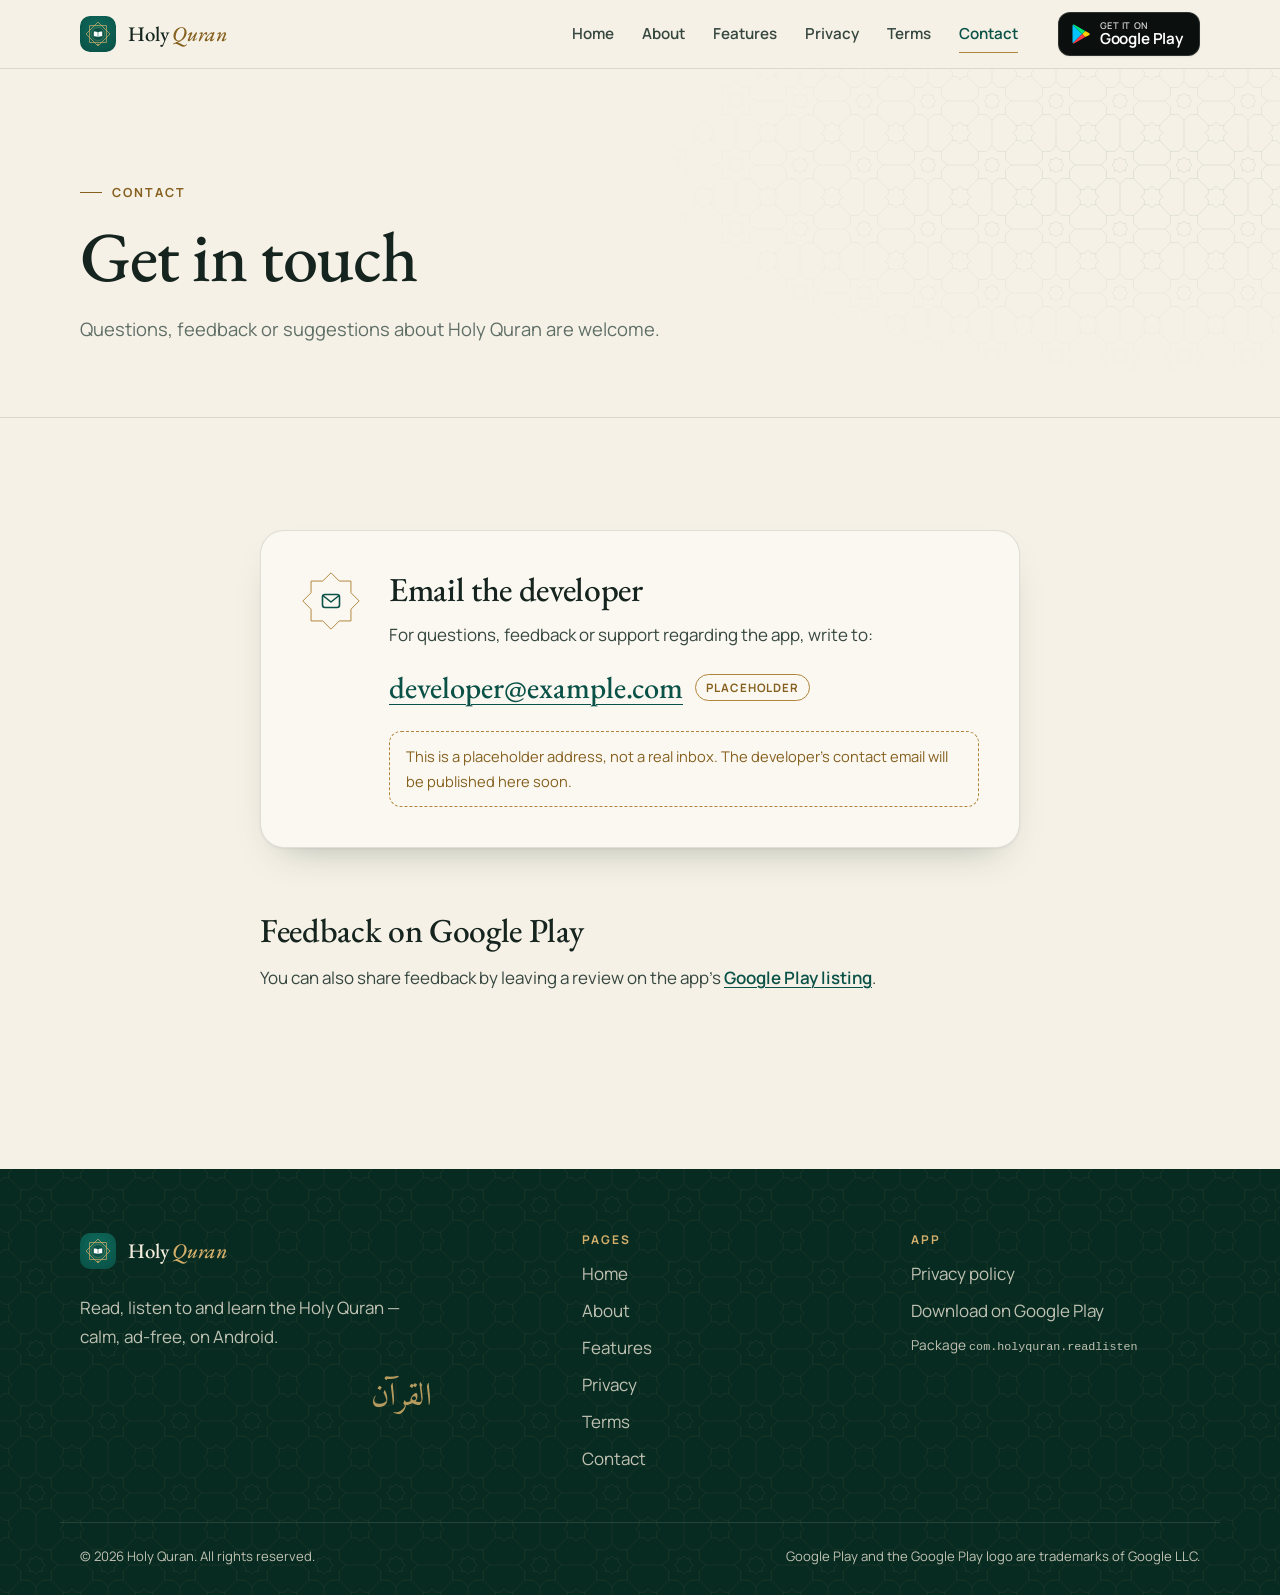
<file: contact/index.html>
<!doctype html>
<html lang="en">
  <head>
    <meta charset="UTF-8" />
    <meta name="viewport" content="width=device-width, initial-scale=1" />
    <title>Contact — Holy Quran: Read &amp; Listen</title>
    <meta name="description" content="Get in touch with the developer of the Holy Quran: Read &amp; Listen Android app." />
    <link rel="canonical" href="https://holyquran-app.github.io/contact" />
    <meta property="og:type" content="website" />
    <meta property="og:site_name" content="Holy Quran" />
    <meta property="og:title" content="Contact — Holy Quran: Read &amp; Listen" />
    <meta property="og:description" content="Get in touch with the developer of the Holy Quran: Read &amp; Listen Android app." />
    <meta property="og:url" content="https://holyquran-app.github.io/contact" />
    <meta property="og:image" content="https://holyquran-app.github.io/og-image.png" />
    <meta property="og:image:width" content="1200" />
    <meta property="og:image:height" content="630" />
    <meta property="og:image:alt" content="Holy Quran — a Quran app for Android" />
    <meta name="twitter:card" content="summary_large_image" />
    <meta name="twitter:title" content="Contact — Holy Quran: Read &amp; Listen" />
    <meta name="twitter:description" content="Get in touch with the developer of the Holy Quran: Read &amp; Listen Android app." />
    <meta name="twitter:image" content="https://holyquran-app.github.io/og-image.png" />
    <meta name="theme-color" content="#0a5147" />
    <link rel="icon" href="/favicon.svg" type="image/svg+xml" />
    <link rel="icon" href="/favicon-32.png" sizes="32x32" type="image/png" />
    <link rel="apple-touch-icon" href="/apple-touch-icon.png" />
    <link rel="manifest" href="/site.webmanifest" />
    <script>document.documentElement.classList.add('js')</script>
    <script type="module" crossorigin src="/assets/entry-client-B0SVxLkg.js"></script>
    <link rel="stylesheet" crossorigin href="/assets/entry-client-Dxqhs0hG.css">
  </head>
  <body data-page="contact">
    <div id="root"><link rel="preload" as="image" href="/app-icon.svg"/><a class="skip-link" href="#main">Skip to content</a><header class="site-header"><div class="container site-header__inner"><a class="brand" href="/" aria-label="Holy Quran: Read &amp; Listen — home"><img src="/app-icon.svg" width="36" height="36" alt=""/><span class="brand__name">Holy <em>Quran</em></span></a><button type="button" class="nav-toggle" aria-expanded="false" aria-controls="site-nav"><svg width="24" height="24" viewBox="0 0 24 24" fill="none" stroke="currentColor" stroke-width="1.6" stroke-linecap="round" stroke-linejoin="round" aria-hidden="true" focusable="false"><path d="M4 7h16M4 12h16M4 17h16"></path></svg><span class="visually-hidden">Open menu</span></button><nav id="site-nav" class="site-nav" aria-label="Main"><ul><li><a href="/">Home</a></li><li><a href="/about">About</a></li><li><a href="/features">Features</a></li><li><a href="/privacy-policy">Privacy</a></li><li><a href="/terms">Terms</a></li><li><a href="/contact" aria-current="page">Contact</a></li></ul><a class="play-btn play-btn--sm " href="https://play.google.com/store/apps/details?id=com.holyquran.readlisten" target="_blank" rel="noopener noreferrer" aria-label="Get Holy Quran on Google Play (opens in a new tab)"><svg width="22" height="24" viewBox="0 0 22 24" aria-hidden="true" focusable="false"><path d="M1.1.6C.8.9.6 1.4.6 2v20c0 .6.2 1.1.5 1.4L12.4 12 1.1.6Z" fill="#00c3ff"></path><path d="M16.2 15.8 12.4 12l3.8-3.8 4.5 2.6c1.3.7 1.3 1.9 0 2.6l-4.5 2.4Z" fill="#ffce00"></path><path d="M16.2 15.8 12.4 12 1.1 23.4c.4.4 1.1.5 1.9 0l13.2-7.6Z" fill="#ff3a44"></path><path d="M16.2 8.2 3 .6C2.2.1 1.5.2 1.1.6L12.4 12l3.8-3.8Z" fill="#00e676"></path></svg><span class="play-btn__text"><small>Get it on</small><strong>Google Play</strong></span></a></nav></div></header><main id="main" tabindex="-1"><section class="page-header"><svg class="page-header__pattern" aria-hidden="true" focusable="false" width="100%" height="100%"><defs><pattern id="pattern-_R_1b_" width="64" height="64" patternUnits="userSpaceOnUse"><g fill="none" stroke="currentColor" stroke-width="1"><polygon points="51.20,32.00 45.58,37.62 45.58,45.58 37.62,45.58 32.00,51.20 26.38,45.58 18.42,45.58 18.42,37.62 12.80,32.00 18.42,26.38 18.42,18.42 26.38,18.42 32.00,12.80 37.62,18.42 45.58,18.42 45.58,26.38"></polygon><polygon points="40.06,32.00 37.70,34.36 37.70,37.70 34.36,37.70 32.00,40.06 29.64,37.70 26.30,37.70 26.30,34.36 23.94,32.00 26.30,29.64 26.30,26.30 29.64,26.30 32.00,23.94 34.36,26.30 37.70,26.30 37.70,29.64"></polygon><polygon points="10.88,0.00 7.69,3.19 7.69,7.69 3.19,7.69 0.00,10.88 -3.19,7.69 -7.69,7.69 -7.69,3.19 -10.88,0.00 -7.69,-3.19 -7.69,-7.69 -3.19,-7.69 -0.00,-10.88 3.19,-7.69 7.69,-7.69 7.69,-3.19"></polygon><polygon points="74.88,0.00 71.69,3.19 71.69,7.69 67.19,7.69 64.00,10.88 60.81,7.69 56.31,7.69 56.31,3.19 53.12,0.00 56.31,-3.19 56.31,-7.69 60.81,-7.69 64.00,-10.88 67.19,-7.69 71.69,-7.69 71.69,-3.19"></polygon><polygon points="10.88,64.00 7.69,67.19 7.69,71.69 3.19,71.69 0.00,74.88 -3.19,71.69 -7.69,71.69 -7.69,67.19 -10.88,64.00 -7.69,60.81 -7.69,56.31 -3.19,56.31 -0.00,53.12 3.19,56.31 7.69,56.31 7.69,60.81"></polygon><polygon points="74.88,64.00 71.69,67.19 71.69,71.69 67.19,71.69 64.00,74.88 60.81,71.69 56.31,71.69 56.31,67.19 53.12,64.00 56.31,60.81 56.31,56.31 60.81,56.31 64.00,53.12 67.19,56.31 71.69,56.31 71.69,60.81"></polygon><path d="M51.2 32H64M12.8 32H0M32 51.2V64M32 12.8V0M45.58 45.58L56.31 56.31M18.42 18.42L7.69 7.69M45.58 18.42L56.31 7.69M18.42 45.58L7.69 56.31"></path></g></pattern></defs><rect width="100%" height="100%" fill="url(#pattern-_R_1b_)"></rect></svg><div class="container page-header__inner"><p class="eyebrow">Contact</p><h1>Get in touch</h1><p class="page-header__lede">Questions, feedback or suggestions about <!-- -->Holy Quran<!-- --> are welcome.</p></div></section><section class="section"><div class="container narrow"><div class="contact-card reveal"><span class="star-frame feature-icon"><svg viewBox="0 0 100 100" aria-hidden="true" focusable="false"><polygon points="97.00,50.00 83.24,63.77 83.23,83.23 63.77,83.24 50.00,97.00 36.23,83.24 16.77,83.23 16.76,63.77 3.00,50.00 16.76,36.23 16.77,16.77 36.23,16.76 50.00,3.00 63.77,16.76 83.23,16.77 83.24,36.23"></polygon></svg><span class="star-frame__inner"><svg width="24" height="24" viewBox="0 0 24 24" fill="none" stroke="currentColor" stroke-width="1.6" stroke-linecap="round" stroke-linejoin="round" aria-hidden="true" focusable="false"><rect x="3.5" y="5.5" width="17" height="13" rx="2.5"></rect><path d="m4.5 7 7.5 6 7.5-6"></path></svg></span></span><div><h2>Email the developer</h2><p>For questions, feedback or support regarding the app, write to:</p><p class="contact-card__email"><a href="mailto:developer@example.com">developer@example.com</a><span class="badge">Placeholder</span></p><p class="contact-card__notice" role="note">This is a placeholder address, not a real inbox. The developer’s contact email will be published here soon.</p></div></div><div class="prose"><article class="prose__block reveal" aria-labelledby="contact-play"><h2 id="contact-play">Feedback on Google Play</h2><p>You can also share feedback by leaving a review on the app’s<!-- --> <a href="https://play.google.com/store/apps/details?id=com.holyquran.readlisten" target="_blank" rel="noopener noreferrer">Google Play listing<span class="visually-hidden"> (opens in a new tab)</span></a>.</p></article></div></div></section></main><footer class="site-footer"><svg class="site-footer__pattern" aria-hidden="true" focusable="false" width="100%" height="100%"><defs><pattern id="pattern-_R_c_" width="72" height="72" patternUnits="userSpaceOnUse"><g fill="none" stroke="currentColor" stroke-width="1"><polygon points="57.60,36.00 51.27,42.33 51.27,51.27 42.33,51.27 36.00,57.60 29.67,51.27 20.73,51.27 20.73,42.33 14.40,36.00 20.73,29.67 20.73,20.73 29.67,20.73 36.00,14.40 42.33,20.73 51.27,20.73 51.27,29.67"></polygon><polygon points="45.07,36.00 42.42,38.66 42.41,42.41 38.66,42.42 36.00,45.07 33.34,42.42 29.59,42.41 29.58,38.66 26.93,36.00 29.58,33.34 29.59,29.59 33.34,29.58 36.00,26.93 38.66,29.58 42.41,29.59 42.42,33.34"></polygon><polygon points="12.24,0.00 8.66,3.59 8.65,8.65 3.59,8.66 0.00,12.24 -3.59,8.66 -8.65,8.65 -8.66,3.59 -12.24,0.00 -8.66,-3.59 -8.65,-8.65 -3.59,-8.66 -0.00,-12.24 3.59,-8.66 8.65,-8.65 8.66,-3.59"></polygon><polygon points="84.24,0.00 80.66,3.59 80.65,8.65 75.59,8.66 72.00,12.24 68.41,8.66 63.35,8.65 63.34,3.59 59.76,0.00 63.34,-3.59 63.35,-8.65 68.41,-8.66 72.00,-12.24 75.59,-8.66 80.65,-8.65 80.66,-3.59"></polygon><polygon points="12.24,72.00 8.66,75.59 8.65,80.65 3.59,80.66 0.00,84.24 -3.59,80.66 -8.65,80.65 -8.66,75.59 -12.24,72.00 -8.66,68.41 -8.65,63.35 -3.59,63.34 -0.00,59.76 3.59,63.34 8.65,63.35 8.66,68.41"></polygon><polygon points="84.24,72.00 80.66,75.59 80.65,80.65 75.59,80.66 72.00,84.24 68.41,80.66 63.35,80.65 63.34,75.59 59.76,72.00 63.34,68.41 63.35,63.35 68.41,63.34 72.00,59.76 75.59,63.34 80.65,63.35 80.66,68.41"></polygon><path d="M57.599999999999994 36H72M14.400000000000002 36H0M36 57.599999999999994V72M36 14.400000000000002V0M51.27 51.27L63.35 63.35M20.73 20.73L8.65 8.65M51.27 20.73L63.35 8.65M20.73 51.27L8.65 63.35"></path></g></pattern></defs><rect width="100%" height="100%" fill="url(#pattern-_R_c_)"></rect></svg><div class="container site-footer__inner"><div class="site-footer__brand"><a class="brand" href="/" aria-label="Holy Quran: Read &amp; Listen — home"><img src="/app-icon.svg" width="36" height="36" alt=""/><span class="brand__name">Holy <em>Quran</em></span></a><p>Read, listen to and learn the Holy Quran — calm, ad-free, on Android.</p><p class="site-footer__arabic" lang="ar" dir="rtl">القرآن</p></div><nav aria-label="Footer"><h2 class="site-footer__heading">Pages</h2><ul><li><a href="/">Home</a></li><li><a href="/about">About</a></li><li><a href="/features">Features</a></li><li><a href="/privacy-policy">Privacy</a></li><li><a href="/terms">Terms</a></li><li><a href="/contact">Contact</a></li></ul></nav><div><h2 class="site-footer__heading">App</h2><ul><li><a href="/privacy-policy">Privacy policy</a></li><li><a href="/#download">Download on Google Play</a></li><li class="site-footer__meta">Package <code>com.holyquran.readlisten</code></li></ul></div></div><div class="container site-footer__base"><p>© <span>2026</span> <!-- -->Holy Quran<!-- -->. All rights reserved.</p><p>Google Play and the Google Play logo are trademarks of Google LLC.</p></div></footer></div>
  </body>
</html>
</file>
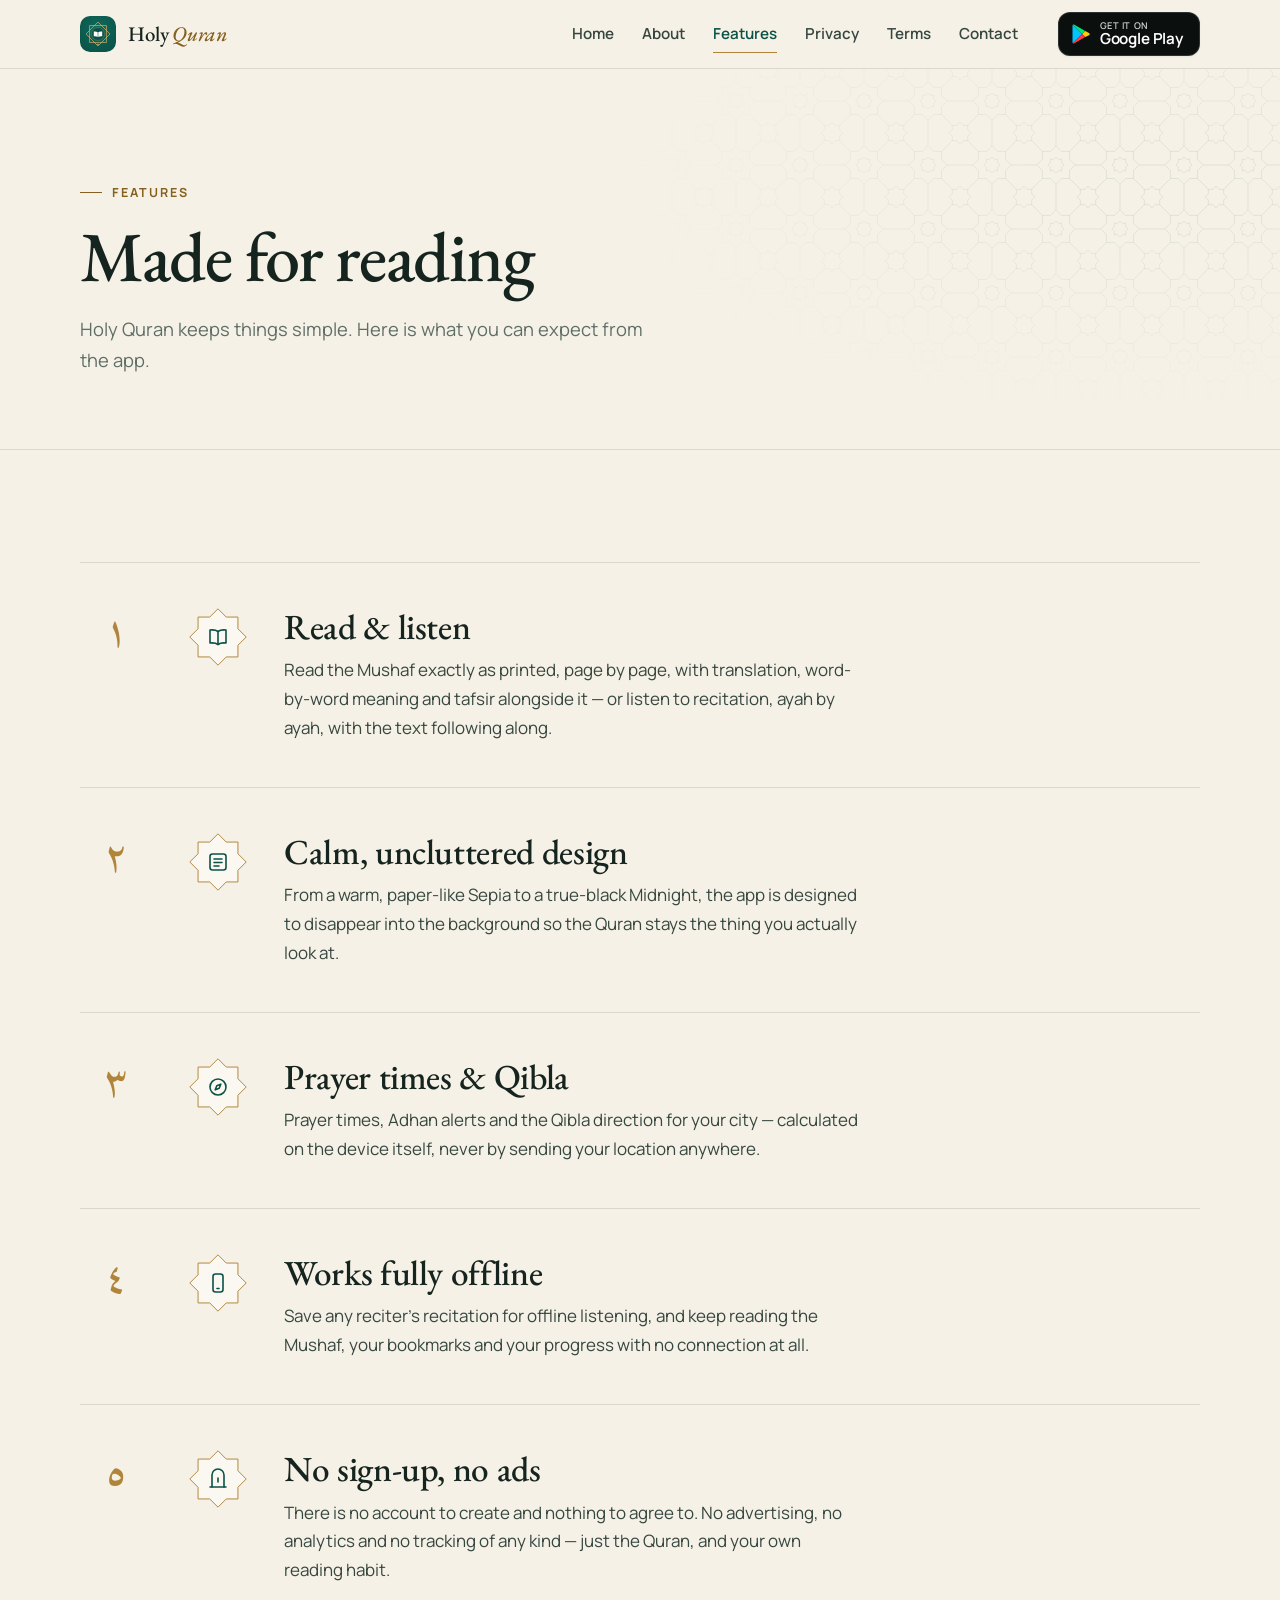
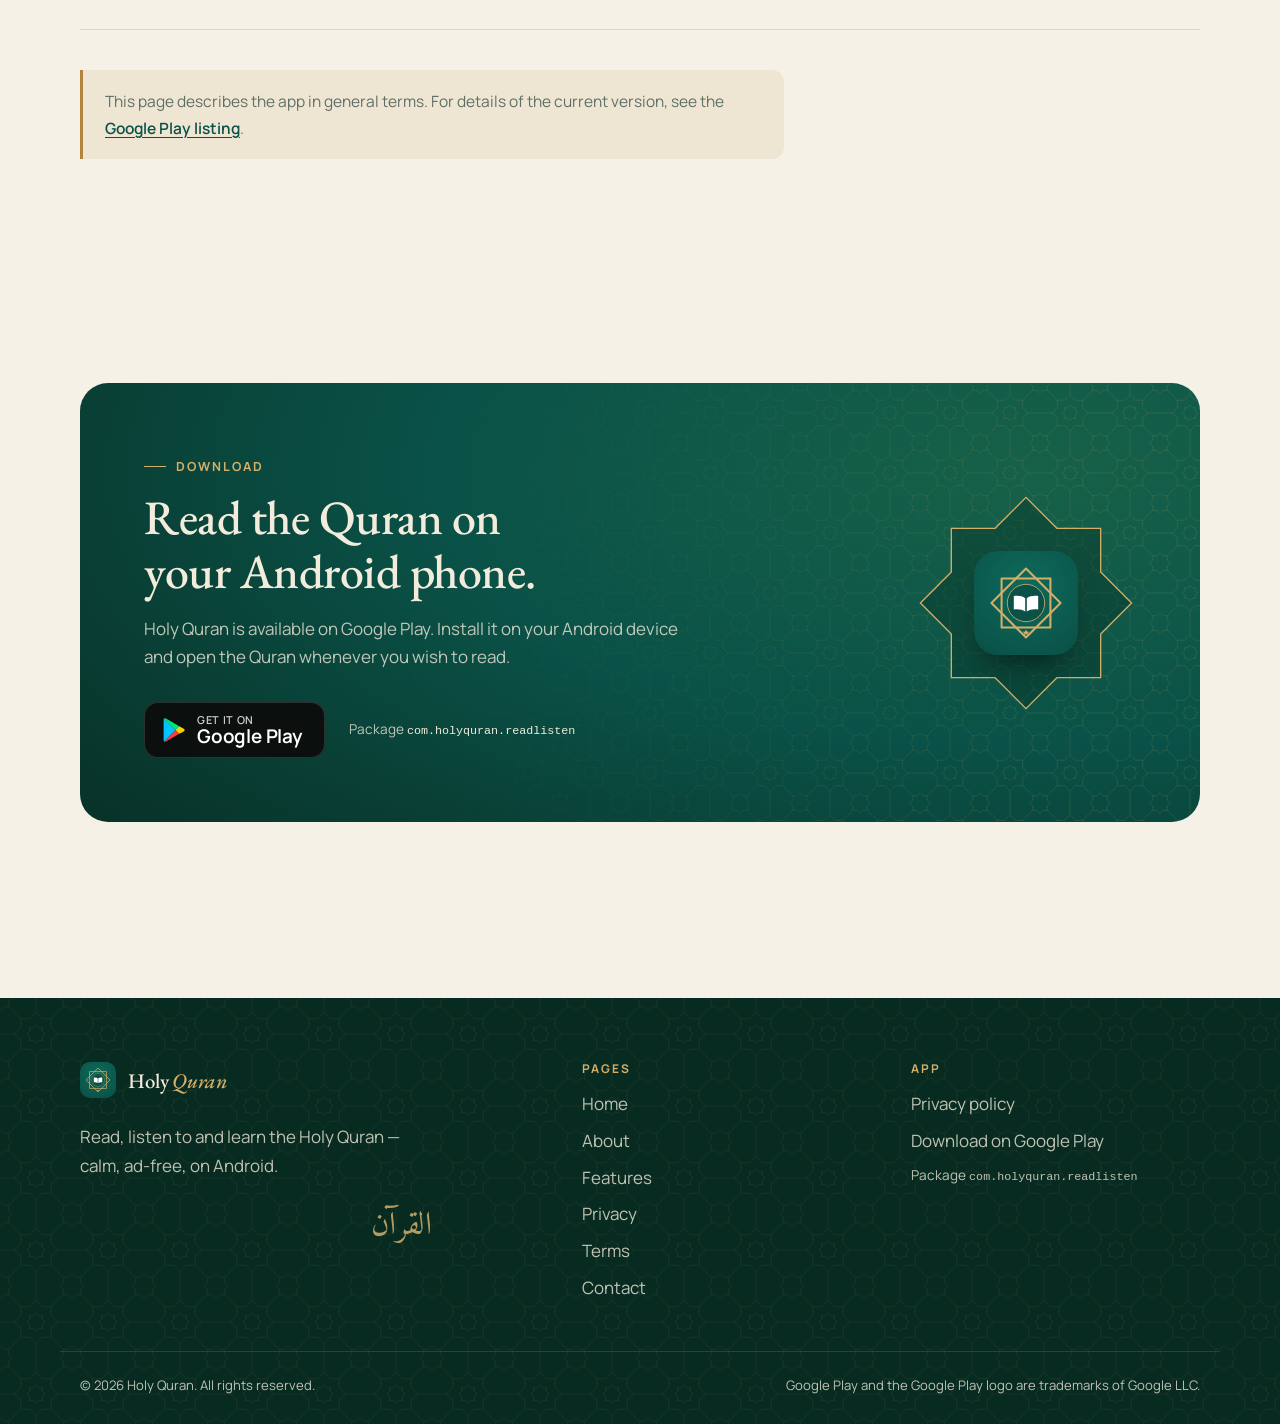
<file: features/index.html>
<!doctype html>
<html lang="en">
  <head>
    <meta charset="UTF-8" />
    <meta name="viewport" content="width=device-width, initial-scale=1" />
    <title>Features — Holy Quran: Read &amp; Listen</title>
    <meta name="description" content="Mushaf reading, recitation by well-known reciters, prayer times and Qibla direction, offline downloads, and a calm, ad-free design." />
    <link rel="canonical" href="https://holyquran-app.github.io/features" />
    <meta property="og:type" content="website" />
    <meta property="og:site_name" content="Holy Quran" />
    <meta property="og:title" content="Features — Holy Quran: Read &amp; Listen" />
    <meta property="og:description" content="Mushaf reading, recitation by well-known reciters, prayer times and Qibla direction, offline downloads, and a calm, ad-free design." />
    <meta property="og:url" content="https://holyquran-app.github.io/features" />
    <meta property="og:image" content="https://holyquran-app.github.io/og-image.png" />
    <meta property="og:image:width" content="1200" />
    <meta property="og:image:height" content="630" />
    <meta property="og:image:alt" content="Holy Quran — a Quran app for Android" />
    <meta name="twitter:card" content="summary_large_image" />
    <meta name="twitter:title" content="Features — Holy Quran: Read &amp; Listen" />
    <meta name="twitter:description" content="Mushaf reading, recitation by well-known reciters, prayer times and Qibla direction, offline downloads, and a calm, ad-free design." />
    <meta name="twitter:image" content="https://holyquran-app.github.io/og-image.png" />
    <meta name="theme-color" content="#0a5147" />
    <link rel="icon" href="/favicon.svg" type="image/svg+xml" />
    <link rel="icon" href="/favicon-32.png" sizes="32x32" type="image/png" />
    <link rel="apple-touch-icon" href="/apple-touch-icon.png" />
    <link rel="manifest" href="/site.webmanifest" />
    <script>document.documentElement.classList.add('js')</script>
    <script type="module" crossorigin src="/assets/entry-client-B0SVxLkg.js"></script>
    <link rel="stylesheet" crossorigin href="/assets/entry-client-Dxqhs0hG.css">
  </head>
  <body data-page="features">
    <div id="root"><link rel="preload" as="image" href="/app-icon.svg"/><a class="skip-link" href="#main">Skip to content</a><header class="site-header"><div class="container site-header__inner"><a class="brand" href="/" aria-label="Holy Quran: Read &amp; Listen — home"><img src="/app-icon.svg" width="36" height="36" alt=""/><span class="brand__name">Holy <em>Quran</em></span></a><button type="button" class="nav-toggle" aria-expanded="false" aria-controls="site-nav"><svg width="24" height="24" viewBox="0 0 24 24" fill="none" stroke="currentColor" stroke-width="1.6" stroke-linecap="round" stroke-linejoin="round" aria-hidden="true" focusable="false"><path d="M4 7h16M4 12h16M4 17h16"></path></svg><span class="visually-hidden">Open menu</span></button><nav id="site-nav" class="site-nav" aria-label="Main"><ul><li><a href="/">Home</a></li><li><a href="/about">About</a></li><li><a href="/features" aria-current="page">Features</a></li><li><a href="/privacy-policy">Privacy</a></li><li><a href="/terms">Terms</a></li><li><a href="/contact">Contact</a></li></ul><a class="play-btn play-btn--sm " href="https://play.google.com/store/apps/details?id=com.holyquran.readlisten" target="_blank" rel="noopener noreferrer" aria-label="Get Holy Quran on Google Play (opens in a new tab)"><svg width="22" height="24" viewBox="0 0 22 24" aria-hidden="true" focusable="false"><path d="M1.1.6C.8.9.6 1.4.6 2v20c0 .6.2 1.1.5 1.4L12.4 12 1.1.6Z" fill="#00c3ff"></path><path d="M16.2 15.8 12.4 12l3.8-3.8 4.5 2.6c1.3.7 1.3 1.9 0 2.6l-4.5 2.4Z" fill="#ffce00"></path><path d="M16.2 15.8 12.4 12 1.1 23.4c.4.4 1.1.5 1.9 0l13.2-7.6Z" fill="#ff3a44"></path><path d="M16.2 8.2 3 .6C2.2.1 1.5.2 1.1.6L12.4 12l3.8-3.8Z" fill="#00e676"></path></svg><span class="play-btn__text"><small>Get it on</small><strong>Google Play</strong></span></a></nav></div></header><main id="main" tabindex="-1"><section class="page-header"><svg class="page-header__pattern" aria-hidden="true" focusable="false" width="100%" height="100%"><defs><pattern id="pattern-_R_1b_" width="64" height="64" patternUnits="userSpaceOnUse"><g fill="none" stroke="currentColor" stroke-width="1"><polygon points="51.20,32.00 45.58,37.62 45.58,45.58 37.62,45.58 32.00,51.20 26.38,45.58 18.42,45.58 18.42,37.62 12.80,32.00 18.42,26.38 18.42,18.42 26.38,18.42 32.00,12.80 37.62,18.42 45.58,18.42 45.58,26.38"></polygon><polygon points="40.06,32.00 37.70,34.36 37.70,37.70 34.36,37.70 32.00,40.06 29.64,37.70 26.30,37.70 26.30,34.36 23.94,32.00 26.30,29.64 26.30,26.30 29.64,26.30 32.00,23.94 34.36,26.30 37.70,26.30 37.70,29.64"></polygon><polygon points="10.88,0.00 7.69,3.19 7.69,7.69 3.19,7.69 0.00,10.88 -3.19,7.69 -7.69,7.69 -7.69,3.19 -10.88,0.00 -7.69,-3.19 -7.69,-7.69 -3.19,-7.69 -0.00,-10.88 3.19,-7.69 7.69,-7.69 7.69,-3.19"></polygon><polygon points="74.88,0.00 71.69,3.19 71.69,7.69 67.19,7.69 64.00,10.88 60.81,7.69 56.31,7.69 56.31,3.19 53.12,0.00 56.31,-3.19 56.31,-7.69 60.81,-7.69 64.00,-10.88 67.19,-7.69 71.69,-7.69 71.69,-3.19"></polygon><polygon points="10.88,64.00 7.69,67.19 7.69,71.69 3.19,71.69 0.00,74.88 -3.19,71.69 -7.69,71.69 -7.69,67.19 -10.88,64.00 -7.69,60.81 -7.69,56.31 -3.19,56.31 -0.00,53.12 3.19,56.31 7.69,56.31 7.69,60.81"></polygon><polygon points="74.88,64.00 71.69,67.19 71.69,71.69 67.19,71.69 64.00,74.88 60.81,71.69 56.31,71.69 56.31,67.19 53.12,64.00 56.31,60.81 56.31,56.31 60.81,56.31 64.00,53.12 67.19,56.31 71.69,56.31 71.69,60.81"></polygon><path d="M51.2 32H64M12.8 32H0M32 51.2V64M32 12.8V0M45.58 45.58L56.31 56.31M18.42 18.42L7.69 7.69M45.58 18.42L56.31 7.69M18.42 45.58L7.69 56.31"></path></g></pattern></defs><rect width="100%" height="100%" fill="url(#pattern-_R_1b_)"></rect></svg><div class="container page-header__inner"><p class="eyebrow">Features</p><h1>Made for reading</h1><p class="page-header__lede">Holy Quran<!-- --> keeps things simple. Here is what you can expect from the app.</p></div></section><section class="section"><div class="container"><ol class="feature-list"><li class="feature-row reveal"><span class="feature-row__num" lang="ar" aria-hidden="true">١</span><span class="star-frame feature-icon"><svg viewBox="0 0 100 100" aria-hidden="true" focusable="false"><polygon points="97.00,50.00 83.24,63.77 83.23,83.23 63.77,83.24 50.00,97.00 36.23,83.24 16.77,83.23 16.76,63.77 3.00,50.00 16.76,36.23 16.77,16.77 36.23,16.76 50.00,3.00 63.77,16.76 83.23,16.77 83.24,36.23"></polygon></svg><span class="star-frame__inner"><svg width="24" height="24" viewBox="0 0 24 24" fill="none" stroke="currentColor" stroke-width="1.6" stroke-linecap="round" stroke-linejoin="round" aria-hidden="true" focusable="false"><path d="M12 6.5C10 5 7.2 4.6 4 5v13c3.2-.4 6 0 8 1.5 2-1.5 4.8-1.9 8-1.5V5c-3.2-.4-6 0-8 1.5Z"></path><path d="M12 6.5v13"></path></svg></span></span><div><h2>Read &amp; listen</h2><p>Read the Mushaf exactly as printed, page by page, with translation, word-by-word meaning and tafsir alongside it — or listen to recitation, ayah by ayah, with the text following along.</p></div></li><li class="feature-row reveal"><span class="feature-row__num" lang="ar" aria-hidden="true">٢</span><span class="star-frame feature-icon"><svg viewBox="0 0 100 100" aria-hidden="true" focusable="false"><polygon points="97.00,50.00 83.24,63.77 83.23,83.23 63.77,83.24 50.00,97.00 36.23,83.24 16.77,83.23 16.76,63.77 3.00,50.00 16.76,36.23 16.77,16.77 36.23,16.76 50.00,3.00 63.77,16.76 83.23,16.77 83.24,36.23"></polygon></svg><span class="star-frame__inner"><svg width="24" height="24" viewBox="0 0 24 24" fill="none" stroke="currentColor" stroke-width="1.6" stroke-linecap="round" stroke-linejoin="round" aria-hidden="true" focusable="false"><rect x="4" y="4" width="16" height="16" rx="2.5"></rect><path d="M8 9h8M8 12.5h8M8 16h5"></path></svg></span></span><div><h2>Calm, uncluttered design</h2><p>From a warm, paper-like Sepia to a true-black Midnight, the app is designed to disappear into the background so the Quran stays the thing you actually look at.</p></div></li><li class="feature-row reveal"><span class="feature-row__num" lang="ar" aria-hidden="true">٣</span><span class="star-frame feature-icon"><svg viewBox="0 0 100 100" aria-hidden="true" focusable="false"><polygon points="97.00,50.00 83.24,63.77 83.23,83.23 63.77,83.24 50.00,97.00 36.23,83.24 16.77,83.23 16.76,63.77 3.00,50.00 16.76,36.23 16.77,16.77 36.23,16.76 50.00,3.00 63.77,16.76 83.23,16.77 83.24,36.23"></polygon></svg><span class="star-frame__inner"><svg width="24" height="24" viewBox="0 0 24 24" fill="none" stroke="currentColor" stroke-width="1.6" stroke-linecap="round" stroke-linejoin="round" aria-hidden="true" focusable="false"><circle cx="12" cy="12" r="8"></circle><path d="m14.8 9.2-1.6 4-4 1.6 1.6-4 4-1.6Z"></path></svg></span></span><div><h2>Prayer times &amp; Qibla</h2><p>Prayer times, Adhan alerts and the Qibla direction for your city — calculated on the device itself, never by sending your location anywhere.</p></div></li><li class="feature-row reveal"><span class="feature-row__num" lang="ar" aria-hidden="true">٤</span><span class="star-frame feature-icon"><svg viewBox="0 0 100 100" aria-hidden="true" focusable="false"><polygon points="97.00,50.00 83.24,63.77 83.23,83.23 63.77,83.24 50.00,97.00 36.23,83.24 16.77,83.23 16.76,63.77 3.00,50.00 16.76,36.23 16.77,16.77 36.23,16.76 50.00,3.00 63.77,16.76 83.23,16.77 83.24,36.23"></polygon></svg><span class="star-frame__inner"><svg width="24" height="24" viewBox="0 0 24 24" fill="none" stroke="currentColor" stroke-width="1.6" stroke-linecap="round" stroke-linejoin="round" aria-hidden="true" focusable="false"><rect x="7" y="3" width="10" height="18" rx="2.5"></rect><path d="M11 17.5h2"></path></svg></span></span><div><h2>Works fully offline</h2><p>Save any reciter’s recitation for offline listening, and keep reading the Mushaf, your bookmarks and your progress with no connection at all.</p></div></li><li class="feature-row reveal"><span class="feature-row__num" lang="ar" aria-hidden="true">٥</span><span class="star-frame feature-icon"><svg viewBox="0 0 100 100" aria-hidden="true" focusable="false"><polygon points="97.00,50.00 83.24,63.77 83.23,83.23 63.77,83.24 50.00,97.00 36.23,83.24 16.77,83.23 16.76,63.77 3.00,50.00 16.76,36.23 16.77,16.77 36.23,16.76 50.00,3.00 63.77,16.76 83.23,16.77 83.24,36.23"></polygon></svg><span class="star-frame__inner"><svg width="24" height="24" viewBox="0 0 24 24" fill="none" stroke="currentColor" stroke-width="1.6" stroke-linecap="round" stroke-linejoin="round" aria-hidden="true" focusable="false"><path d="M6 20V8a6 6 0 0 1 12 0v12"></path><path d="M4 20h16M12 11v4"></path></svg></span></span><div><h2>No sign-up, no ads</h2><p>There is no account to create and nothing to agree to. No advertising, no analytics and no tracking of any kind — just the Quran, and your own reading habit.</p></div></li></ol><p class="note reveal">This page describes the app in general terms. For details of the current version, see the<!-- --> <a href="https://play.google.com/store/apps/details?id=com.holyquran.readlisten" target="_blank" rel="noopener noreferrer">Google Play listing<span class="visually-hidden"> (opens in a new tab)</span></a>.</p></div></section><section id="download" class="section download" aria-labelledby="download-title"><div class="container"><div class="download__card reveal"><svg class="download__pattern" aria-hidden="true" focusable="false" width="100%" height="100%"><defs><pattern id="pattern-_R_1r_" width="60" height="60" patternUnits="userSpaceOnUse"><g fill="none" stroke="currentColor" stroke-width="1"><polygon points="48.00,30.00 42.73,35.27 42.73,42.73 35.27,42.73 30.00,48.00 24.73,42.73 17.27,42.73 17.27,35.27 12.00,30.00 17.27,24.73 17.27,17.27 24.73,17.27 30.00,12.00 35.27,17.27 42.73,17.27 42.73,24.73"></polygon><polygon points="37.56,30.00 35.35,32.21 35.35,35.35 32.21,35.35 30.00,37.56 27.79,35.35 24.65,35.35 24.65,32.21 22.44,30.00 24.65,27.79 24.65,24.65 27.79,24.65 30.00,22.44 32.21,24.65 35.35,24.65 35.35,27.79"></polygon><polygon points="10.20,0.00 7.21,2.99 7.21,7.21 2.99,7.21 0.00,10.20 -2.99,7.21 -7.21,7.21 -7.21,2.99 -10.20,0.00 -7.21,-2.99 -7.21,-7.21 -2.99,-7.21 -0.00,-10.20 2.99,-7.21 7.21,-7.21 7.21,-2.99"></polygon><polygon points="70.20,0.00 67.21,2.99 67.21,7.21 62.99,7.21 60.00,10.20 57.01,7.21 52.79,7.21 52.79,2.99 49.80,0.00 52.79,-2.99 52.79,-7.21 57.01,-7.21 60.00,-10.20 62.99,-7.21 67.21,-7.21 67.21,-2.99"></polygon><polygon points="10.20,60.00 7.21,62.99 7.21,67.21 2.99,67.21 0.00,70.20 -2.99,67.21 -7.21,67.21 -7.21,62.99 -10.20,60.00 -7.21,57.01 -7.21,52.79 -2.99,52.79 -0.00,49.80 2.99,52.79 7.21,52.79 7.21,57.01"></polygon><polygon points="70.20,60.00 67.21,62.99 67.21,67.21 62.99,67.21 60.00,70.20 57.01,67.21 52.79,67.21 52.79,62.99 49.80,60.00 52.79,57.01 52.79,52.79 57.01,52.79 60.00,49.80 62.99,52.79 67.21,52.79 67.21,57.01"></polygon><path d="M48 30H60M12 30H0M30 48V60M30 12V0M42.73 42.73L52.79 52.79M17.27 17.27L7.21 7.21M42.73 17.27L52.79 7.21M17.27 42.73L7.21 52.79"></path></g></pattern></defs><rect width="100%" height="100%" fill="url(#pattern-_R_1r_)"></rect></svg><div class="download__copy"><p class="eyebrow eyebrow--light">Download</p><h2 id="download-title">Read the Quran on your Android phone.</h2><p>Holy Quran<!-- --> is available on Google Play. Install it on your Android device and open the Quran whenever you wish to read.</p><div class="download__actions"><a class="play-btn play-btn--md " href="https://play.google.com/store/apps/details?id=com.holyquran.readlisten" target="_blank" rel="noopener noreferrer" aria-label="Get Holy Quran on Google Play (opens in a new tab)"><svg width="22" height="24" viewBox="0 0 22 24" aria-hidden="true" focusable="false"><path d="M1.1.6C.8.9.6 1.4.6 2v20c0 .6.2 1.1.5 1.4L12.4 12 1.1.6Z" fill="#00c3ff"></path><path d="M16.2 15.8 12.4 12l3.8-3.8 4.5 2.6c1.3.7 1.3 1.9 0 2.6l-4.5 2.4Z" fill="#ffce00"></path><path d="M16.2 15.8 12.4 12 1.1 23.4c.4.4 1.1.5 1.9 0l13.2-7.6Z" fill="#ff3a44"></path><path d="M16.2 8.2 3 .6C2.2.1 1.5.2 1.1.6L12.4 12l3.8-3.8Z" fill="#00e676"></path></svg><span class="play-btn__text"><small>Get it on</small><strong>Google Play</strong></span></a><p class="download__meta">Package <code>com.holyquran.readlisten</code></p></div></div><div class="download__art" aria-hidden="true"><svg viewBox="0 0 100 100"><polygon points="98.00,50.00 83.94,64.06 83.94,83.94 64.06,83.94 50.00,98.00 35.94,83.94 16.06,83.94 16.06,64.06 2.00,50.00 16.06,35.94 16.06,16.06 35.94,16.06 50.00,2.00 64.06,16.06 83.94,16.06 83.94,35.94"></polygon></svg><img src="/app-icon.svg" width="104" height="104" alt=""/></div></div></div></section></main><footer class="site-footer"><svg class="site-footer__pattern" aria-hidden="true" focusable="false" width="100%" height="100%"><defs><pattern id="pattern-_R_c_" width="72" height="72" patternUnits="userSpaceOnUse"><g fill="none" stroke="currentColor" stroke-width="1"><polygon points="57.60,36.00 51.27,42.33 51.27,51.27 42.33,51.27 36.00,57.60 29.67,51.27 20.73,51.27 20.73,42.33 14.40,36.00 20.73,29.67 20.73,20.73 29.67,20.73 36.00,14.40 42.33,20.73 51.27,20.73 51.27,29.67"></polygon><polygon points="45.07,36.00 42.42,38.66 42.41,42.41 38.66,42.42 36.00,45.07 33.34,42.42 29.59,42.41 29.58,38.66 26.93,36.00 29.58,33.34 29.59,29.59 33.34,29.58 36.00,26.93 38.66,29.58 42.41,29.59 42.42,33.34"></polygon><polygon points="12.24,0.00 8.66,3.59 8.65,8.65 3.59,8.66 0.00,12.24 -3.59,8.66 -8.65,8.65 -8.66,3.59 -12.24,0.00 -8.66,-3.59 -8.65,-8.65 -3.59,-8.66 -0.00,-12.24 3.59,-8.66 8.65,-8.65 8.66,-3.59"></polygon><polygon points="84.24,0.00 80.66,3.59 80.65,8.65 75.59,8.66 72.00,12.24 68.41,8.66 63.35,8.65 63.34,3.59 59.76,0.00 63.34,-3.59 63.35,-8.65 68.41,-8.66 72.00,-12.24 75.59,-8.66 80.65,-8.65 80.66,-3.59"></polygon><polygon points="12.24,72.00 8.66,75.59 8.65,80.65 3.59,80.66 0.00,84.24 -3.59,80.66 -8.65,80.65 -8.66,75.59 -12.24,72.00 -8.66,68.41 -8.65,63.35 -3.59,63.34 -0.00,59.76 3.59,63.34 8.65,63.35 8.66,68.41"></polygon><polygon points="84.24,72.00 80.66,75.59 80.65,80.65 75.59,80.66 72.00,84.24 68.41,80.66 63.35,80.65 63.34,75.59 59.76,72.00 63.34,68.41 63.35,63.35 68.41,63.34 72.00,59.76 75.59,63.34 80.65,63.35 80.66,68.41"></polygon><path d="M57.599999999999994 36H72M14.400000000000002 36H0M36 57.599999999999994V72M36 14.400000000000002V0M51.27 51.27L63.35 63.35M20.73 20.73L8.65 8.65M51.27 20.73L63.35 8.65M20.73 51.27L8.65 63.35"></path></g></pattern></defs><rect width="100%" height="100%" fill="url(#pattern-_R_c_)"></rect></svg><div class="container site-footer__inner"><div class="site-footer__brand"><a class="brand" href="/" aria-label="Holy Quran: Read &amp; Listen — home"><img src="/app-icon.svg" width="36" height="36" alt=""/><span class="brand__name">Holy <em>Quran</em></span></a><p>Read, listen to and learn the Holy Quran — calm, ad-free, on Android.</p><p class="site-footer__arabic" lang="ar" dir="rtl">القرآن</p></div><nav aria-label="Footer"><h2 class="site-footer__heading">Pages</h2><ul><li><a href="/">Home</a></li><li><a href="/about">About</a></li><li><a href="/features">Features</a></li><li><a href="/privacy-policy">Privacy</a></li><li><a href="/terms">Terms</a></li><li><a href="/contact">Contact</a></li></ul></nav><div><h2 class="site-footer__heading">App</h2><ul><li><a href="/privacy-policy">Privacy policy</a></li><li><a href="/#download">Download on Google Play</a></li><li class="site-footer__meta">Package <code>com.holyquran.readlisten</code></li></ul></div></div><div class="container site-footer__base"><p>© <span>2026</span> <!-- -->Holy Quran<!-- -->. All rights reserved.</p><p>Google Play and the Google Play logo are trademarks of Google LLC.</p></div></footer></div>
  </body>
</html>
</file>
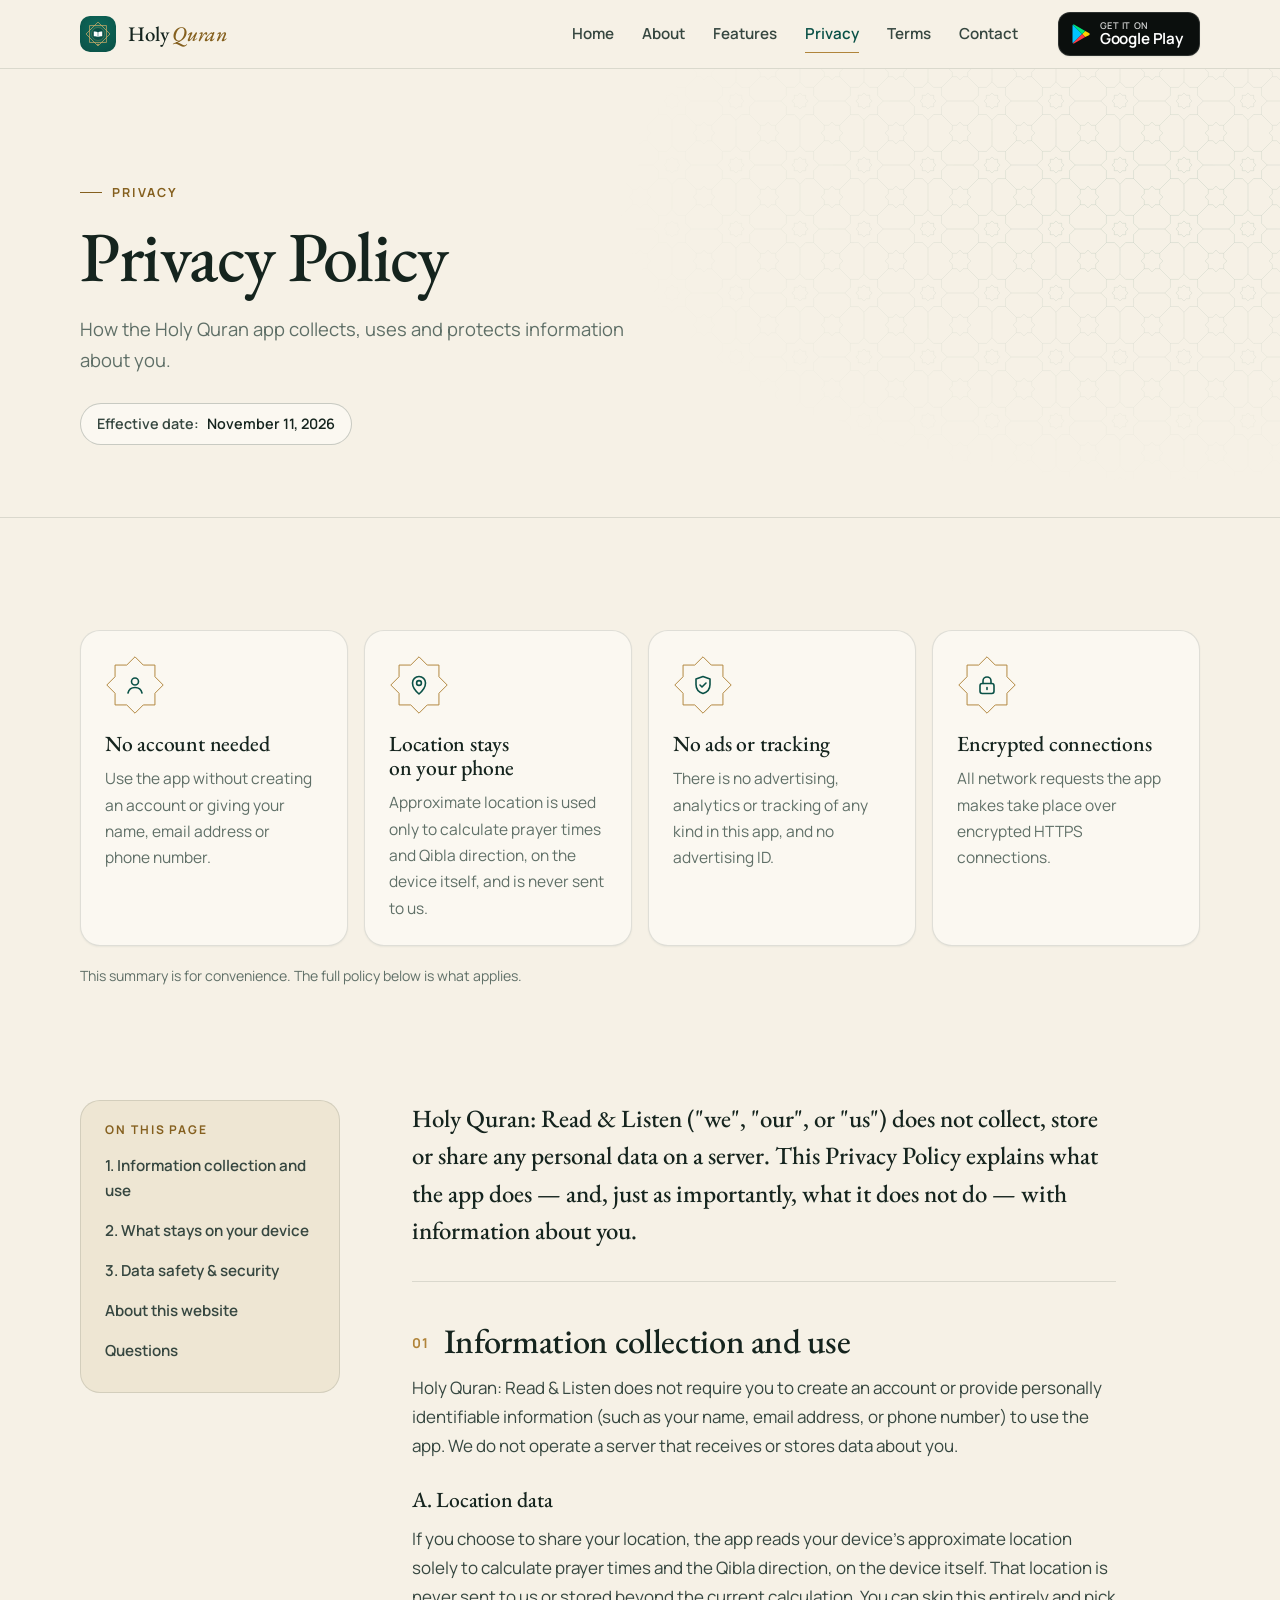
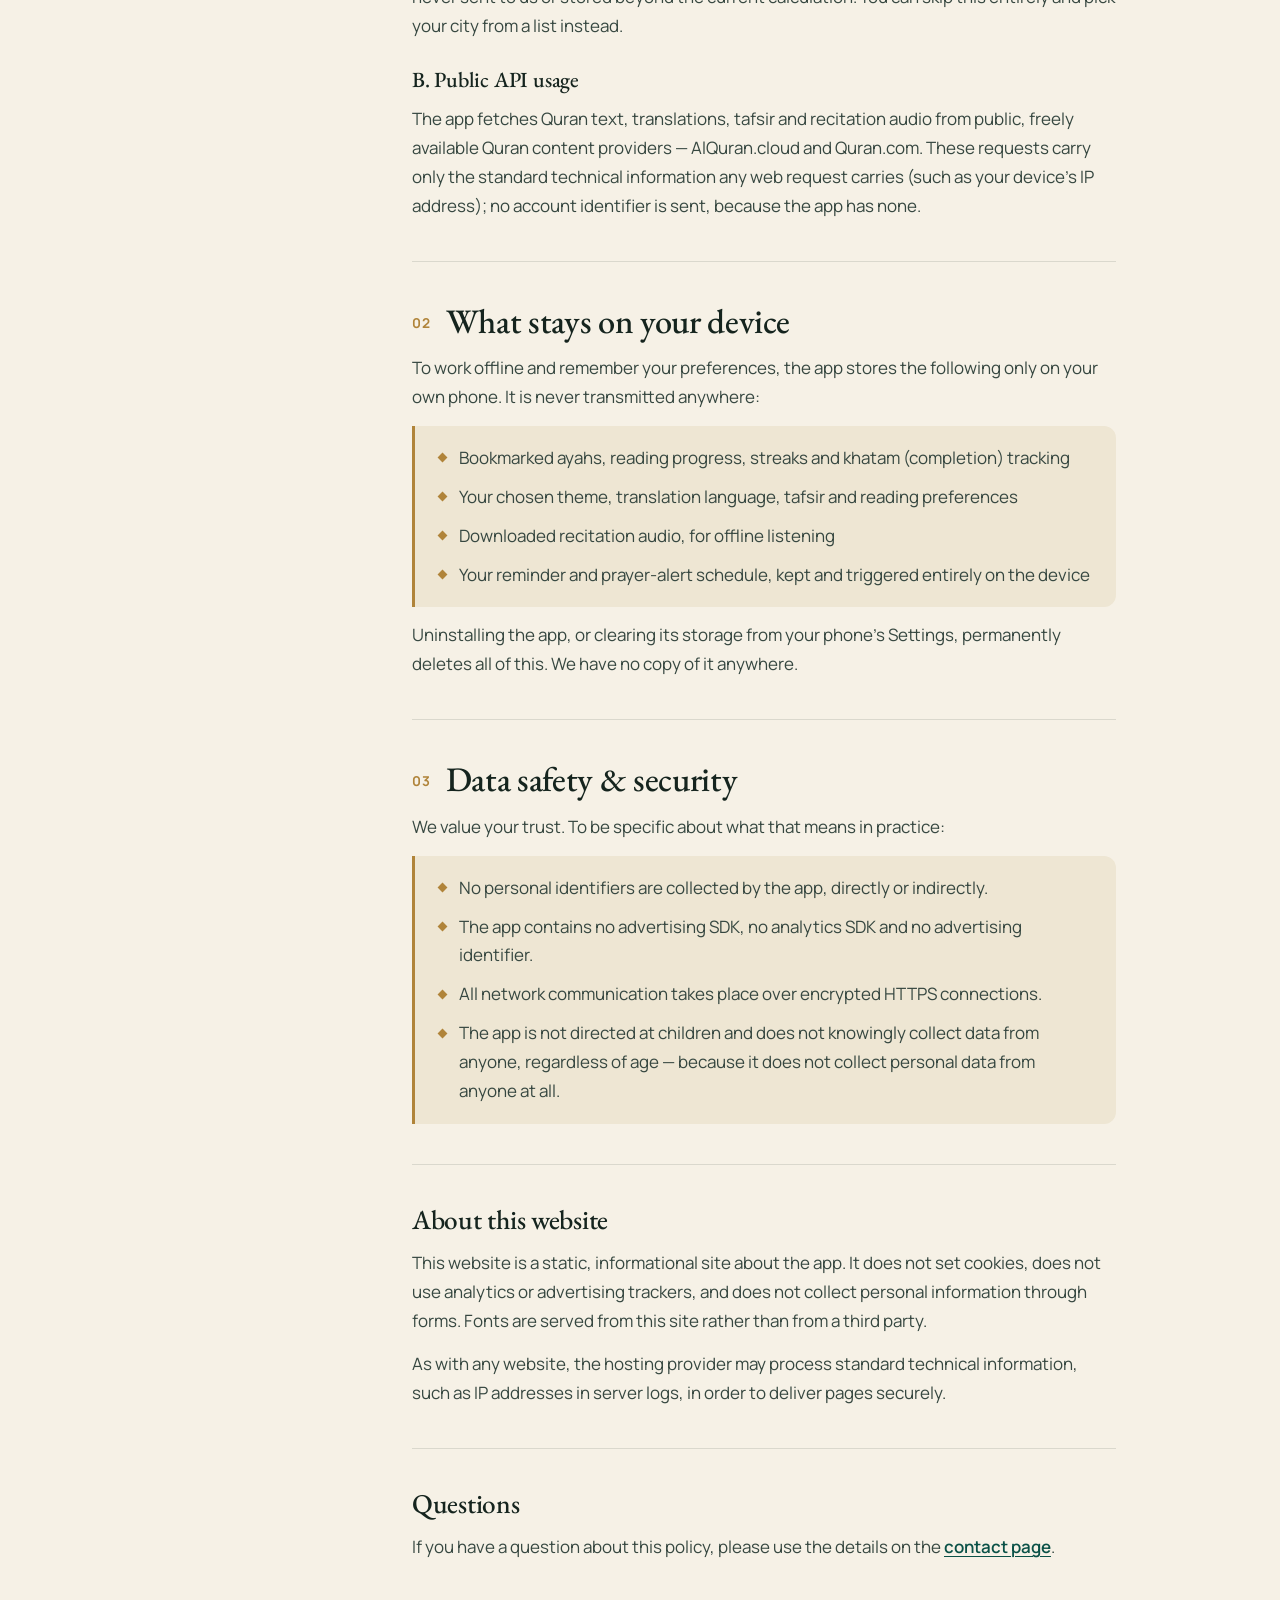
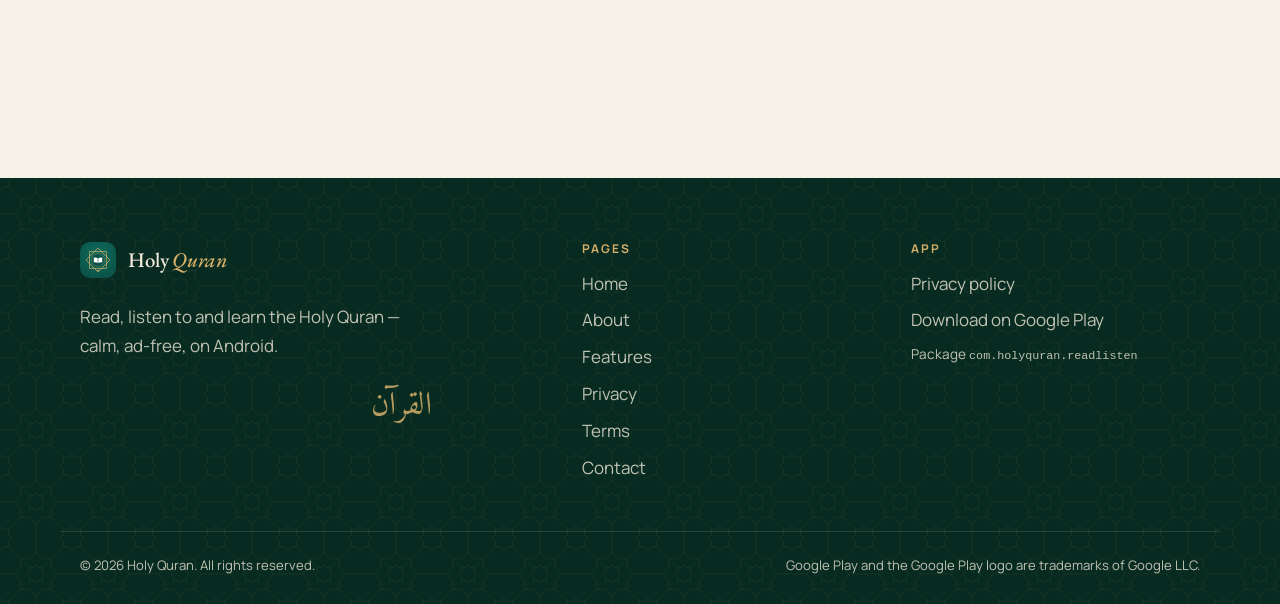
<file: privacy-policy/index.html>
<!doctype html>
<html lang="en">
  <head>
    <meta charset="UTF-8" />
    <meta name="viewport" content="width=device-width, initial-scale=1" />
    <title>Privacy Policy — Holy Quran: Read &amp; Listen</title>
    <meta name="description" content="Privacy information for the Holy Quran: Read &amp; Listen Android app and this website." />
    <link rel="canonical" href="https://holyquran-app.github.io/privacy-policy" />
    <meta property="og:type" content="website" />
    <meta property="og:site_name" content="Holy Quran" />
    <meta property="og:title" content="Privacy Policy — Holy Quran: Read &amp; Listen" />
    <meta property="og:description" content="Privacy information for the Holy Quran: Read &amp; Listen Android app and this website." />
    <meta property="og:url" content="https://holyquran-app.github.io/privacy-policy" />
    <meta property="og:image" content="https://holyquran-app.github.io/og-image.png" />
    <meta property="og:image:width" content="1200" />
    <meta property="og:image:height" content="630" />
    <meta property="og:image:alt" content="Holy Quran — a Quran app for Android" />
    <meta name="twitter:card" content="summary_large_image" />
    <meta name="twitter:title" content="Privacy Policy — Holy Quran: Read &amp; Listen" />
    <meta name="twitter:description" content="Privacy information for the Holy Quran: Read &amp; Listen Android app and this website." />
    <meta name="twitter:image" content="https://holyquran-app.github.io/og-image.png" />
    <meta name="theme-color" content="#0a5147" />
    <link rel="icon" href="/favicon.svg" type="image/svg+xml" />
    <link rel="icon" href="/favicon-32.png" sizes="32x32" type="image/png" />
    <link rel="apple-touch-icon" href="/apple-touch-icon.png" />
    <link rel="manifest" href="/site.webmanifest" />
    <script>document.documentElement.classList.add('js')</script>
    <script type="module" crossorigin src="/assets/entry-client-B0SVxLkg.js"></script>
    <link rel="stylesheet" crossorigin href="/assets/entry-client-Dxqhs0hG.css">
  </head>
  <body data-page="privacy">
    <div id="root"><link rel="preload" as="image" href="/app-icon.svg"/><a class="skip-link" href="#main">Skip to content</a><header class="site-header"><div class="container site-header__inner"><a class="brand" href="/" aria-label="Holy Quran: Read &amp; Listen — home"><img src="/app-icon.svg" width="36" height="36" alt=""/><span class="brand__name">Holy <em>Quran</em></span></a><button type="button" class="nav-toggle" aria-expanded="false" aria-controls="site-nav"><svg width="24" height="24" viewBox="0 0 24 24" fill="none" stroke="currentColor" stroke-width="1.6" stroke-linecap="round" stroke-linejoin="round" aria-hidden="true" focusable="false"><path d="M4 7h16M4 12h16M4 17h16"></path></svg><span class="visually-hidden">Open menu</span></button><nav id="site-nav" class="site-nav" aria-label="Main"><ul><li><a href="/">Home</a></li><li><a href="/about">About</a></li><li><a href="/features">Features</a></li><li><a href="/privacy-policy" aria-current="page">Privacy</a></li><li><a href="/terms">Terms</a></li><li><a href="/contact">Contact</a></li></ul><a class="play-btn play-btn--sm " href="https://play.google.com/store/apps/details?id=com.holyquran.readlisten" target="_blank" rel="noopener noreferrer" aria-label="Get Holy Quran on Google Play (opens in a new tab)"><svg width="22" height="24" viewBox="0 0 22 24" aria-hidden="true" focusable="false"><path d="M1.1.6C.8.9.6 1.4.6 2v20c0 .6.2 1.1.5 1.4L12.4 12 1.1.6Z" fill="#00c3ff"></path><path d="M16.2 15.8 12.4 12l3.8-3.8 4.5 2.6c1.3.7 1.3 1.9 0 2.6l-4.5 2.4Z" fill="#ffce00"></path><path d="M16.2 15.8 12.4 12 1.1 23.4c.4.4 1.1.5 1.9 0l13.2-7.6Z" fill="#ff3a44"></path><path d="M16.2 8.2 3 .6C2.2.1 1.5.2 1.1.6L12.4 12l3.8-3.8Z" fill="#00e676"></path></svg><span class="play-btn__text"><small>Get it on</small><strong>Google Play</strong></span></a></nav></div></header><main id="main" tabindex="-1"><section class="page-header"><svg class="page-header__pattern" aria-hidden="true" focusable="false" width="100%" height="100%"><defs><pattern id="pattern-_R_1b_" width="64" height="64" patternUnits="userSpaceOnUse"><g fill="none" stroke="currentColor" stroke-width="1"><polygon points="51.20,32.00 45.58,37.62 45.58,45.58 37.62,45.58 32.00,51.20 26.38,45.58 18.42,45.58 18.42,37.62 12.80,32.00 18.42,26.38 18.42,18.42 26.38,18.42 32.00,12.80 37.62,18.42 45.58,18.42 45.58,26.38"></polygon><polygon points="40.06,32.00 37.70,34.36 37.70,37.70 34.36,37.70 32.00,40.06 29.64,37.70 26.30,37.70 26.30,34.36 23.94,32.00 26.30,29.64 26.30,26.30 29.64,26.30 32.00,23.94 34.36,26.30 37.70,26.30 37.70,29.64"></polygon><polygon points="10.88,0.00 7.69,3.19 7.69,7.69 3.19,7.69 0.00,10.88 -3.19,7.69 -7.69,7.69 -7.69,3.19 -10.88,0.00 -7.69,-3.19 -7.69,-7.69 -3.19,-7.69 -0.00,-10.88 3.19,-7.69 7.69,-7.69 7.69,-3.19"></polygon><polygon points="74.88,0.00 71.69,3.19 71.69,7.69 67.19,7.69 64.00,10.88 60.81,7.69 56.31,7.69 56.31,3.19 53.12,0.00 56.31,-3.19 56.31,-7.69 60.81,-7.69 64.00,-10.88 67.19,-7.69 71.69,-7.69 71.69,-3.19"></polygon><polygon points="10.88,64.00 7.69,67.19 7.69,71.69 3.19,71.69 0.00,74.88 -3.19,71.69 -7.69,71.69 -7.69,67.19 -10.88,64.00 -7.69,60.81 -7.69,56.31 -3.19,56.31 -0.00,53.12 3.19,56.31 7.69,56.31 7.69,60.81"></polygon><polygon points="74.88,64.00 71.69,67.19 71.69,71.69 67.19,71.69 64.00,74.88 60.81,71.69 56.31,71.69 56.31,67.19 53.12,64.00 56.31,60.81 56.31,56.31 60.81,56.31 64.00,53.12 67.19,56.31 71.69,56.31 71.69,60.81"></polygon><path d="M51.2 32H64M12.8 32H0M32 51.2V64M32 12.8V0M45.58 45.58L56.31 56.31M18.42 18.42L7.69 7.69M45.58 18.42L56.31 7.69M18.42 45.58L7.69 56.31"></path></g></pattern></defs><rect width="100%" height="100%" fill="url(#pattern-_R_1b_)"></rect></svg><div class="container page-header__inner"><p class="eyebrow">Privacy</p><h1>Privacy Policy</h1><p class="page-header__lede">How the <!-- -->Holy Quran<!-- --> app collects, uses and protects information about you.</p><div class="page-header__meta"><span class="meta-chip">Effective date: <time dateTime="2026-11-11">November 11, 2026</time></span></div></div></section><section class="section policy-highlights" aria-labelledby="highlights-title"><div class="container"><h2 id="highlights-title" class="visually-hidden">Summary</h2><ul class="highlight-grid"><li class="highlight reveal"><span class="star-frame feature-icon"><svg viewBox="0 0 100 100" aria-hidden="true" focusable="false"><polygon points="97.00,50.00 83.24,63.77 83.23,83.23 63.77,83.24 50.00,97.00 36.23,83.24 16.77,83.23 16.76,63.77 3.00,50.00 16.76,36.23 16.77,16.77 36.23,16.76 50.00,3.00 63.77,16.76 83.23,16.77 83.24,36.23"></polygon></svg><span class="star-frame__inner"><svg width="24" height="24" viewBox="0 0 24 24" fill="none" stroke="currentColor" stroke-width="1.6" stroke-linecap="round" stroke-linejoin="round" aria-hidden="true" focusable="false"><circle cx="12" cy="8.5" r="3.5"></circle><path d="M5 20c.8-3.6 3.6-5.5 7-5.5s6.2 1.9 7 5.5"></path></svg></span></span><h3>No account needed</h3><p>Use the app without creating an account or giving your name, email address or phone number.</p></li><li class="highlight reveal"><span class="star-frame feature-icon"><svg viewBox="0 0 100 100" aria-hidden="true" focusable="false"><polygon points="97.00,50.00 83.24,63.77 83.23,83.23 63.77,83.24 50.00,97.00 36.23,83.24 16.77,83.23 16.76,63.77 3.00,50.00 16.76,36.23 16.77,16.77 36.23,16.76 50.00,3.00 63.77,16.76 83.23,16.77 83.24,36.23"></polygon></svg><span class="star-frame__inner"><svg width="24" height="24" viewBox="0 0 24 24" fill="none" stroke="currentColor" stroke-width="1.6" stroke-linecap="round" stroke-linejoin="round" aria-hidden="true" focusable="false"><path d="M12 21s-6.5-5.6-6.5-11a6.5 6.5 0 0 1 13 0c0 5.4-6.5 11-6.5 11Z"></path><circle cx="12" cy="10" r="2.4"></circle></svg></span></span><h3>Location stays on your phone</h3><p>Approximate location is used only to calculate prayer times and Qibla direction, on the device itself, and is never sent to us.</p></li><li class="highlight reveal"><span class="star-frame feature-icon"><svg viewBox="0 0 100 100" aria-hidden="true" focusable="false"><polygon points="97.00,50.00 83.24,63.77 83.23,83.23 63.77,83.24 50.00,97.00 36.23,83.24 16.77,83.23 16.76,63.77 3.00,50.00 16.76,36.23 16.77,16.77 36.23,16.76 50.00,3.00 63.77,16.76 83.23,16.77 83.24,36.23"></polygon></svg><span class="star-frame__inner"><svg width="24" height="24" viewBox="0 0 24 24" fill="none" stroke="currentColor" stroke-width="1.6" stroke-linecap="round" stroke-linejoin="round" aria-hidden="true" focusable="false"><path d="M12 3.5 5 6v5.5c0 4.2 2.9 7.7 7 9 4.1-1.3 7-4.8 7-9V6l-7-2.5Z"></path><path d="m9 12 2 2 4-4"></path></svg></span></span><h3>No ads or tracking</h3><p>There is no advertising, analytics or tracking of any kind in this app, and no advertising ID.</p></li><li class="highlight reveal"><span class="star-frame feature-icon"><svg viewBox="0 0 100 100" aria-hidden="true" focusable="false"><polygon points="97.00,50.00 83.24,63.77 83.23,83.23 63.77,83.24 50.00,97.00 36.23,83.24 16.77,83.23 16.76,63.77 3.00,50.00 16.76,36.23 16.77,16.77 36.23,16.76 50.00,3.00 63.77,16.76 83.23,16.77 83.24,36.23"></polygon></svg><span class="star-frame__inner"><svg width="24" height="24" viewBox="0 0 24 24" fill="none" stroke="currentColor" stroke-width="1.6" stroke-linecap="round" stroke-linejoin="round" aria-hidden="true" focusable="false"><rect x="5" y="10.5" width="14" height="10" rx="2.2"></rect><path d="M8 10.5V8a4 4 0 0 1 8 0v2.5M12 14.5v2"></path></svg></span></span><h3>Encrypted connections</h3><p>All network requests the app makes take place over encrypted HTTPS connections.</p></li></ul><p class="highlight-note">This summary is for convenience. The full policy below is what applies.</p></div></section><section class="section policy-body"><div class="container policy"><aside class="policy__toc" aria-labelledby="toc-title"><h2 id="toc-title">On this page</h2><ol><li><a href="#information-collection">1. Information collection and use</a></li><li><a href="#on-device-storage">2. What stays on your device</a></li><li><a href="#data-safety">3. Data safety &amp; security</a></li><li><a href="#this-website">About this website</a></li><li><a href="#questions">Questions</a></li></ol></aside><article class="policy__content"><p class="policy__intro">Holy Quran: Read &amp; Listen (&quot;we&quot;, &quot;our&quot;, or &quot;us&quot;) does not collect, store or share any personal data on a server. This Privacy Policy explains what the app does — and, just as importantly, what it does not do — with information about you.</p><section id="information-collection" class="policy__section" aria-labelledby="information-collection-title"><h2 id="information-collection-title"><span class="policy__num" aria-hidden="true">01</span>Information collection and use</h2><p>Holy Quran: Read &amp; Listen does not require you to create an account or provide personally identifiable information (such as your name, email address, or phone number) to use the app. We do not operate a server that receives or stores data about you.</p><h3>A. Location data</h3><p>If you choose to share your location, the app reads your device’s approximate location solely to calculate prayer times and the Qibla direction, on the device itself. That location is never sent to us or stored beyond the current calculation. You can skip this entirely and pick your city from a list instead.</p><h3>B. Public API usage</h3><p>The app fetches Quran text, translations, tafsir and recitation audio from public, freely available Quran content providers — AlQuran.cloud and Quran.com. These requests carry only the standard technical information any web request carries (such as your device’s IP address); no account identifier is sent, because the app has none.</p></section><section id="on-device-storage" class="policy__section" aria-labelledby="on-device-storage-title"><h2 id="on-device-storage-title"><span class="policy__num" aria-hidden="true">02</span>What stays on your device</h2><p>To work offline and remember your preferences, the app stores the following only on your own phone. It is never transmitted anywhere:</p><ul class="policy__list"><li>Bookmarked ayahs, reading progress, streaks and khatam (completion) tracking</li><li>Your chosen theme, translation language, tafsir and reading preferences</li><li>Downloaded recitation audio, for offline listening</li><li>Your reminder and prayer-alert schedule, kept and triggered entirely on the device</li></ul><p>Uninstalling the app, or clearing its storage from your phone’s Settings, permanently deletes all of this. We have no copy of it anywhere.</p></section><section id="data-safety" class="policy__section" aria-labelledby="data-safety-title"><h2 id="data-safety-title"><span class="policy__num" aria-hidden="true">03</span>Data safety &amp; security</h2><p>We value your trust. To be specific about what that means in practice:</p><ul class="policy__list"><li>No personal identifiers are collected by the app, directly or indirectly.</li><li>The app contains no advertising SDK, no analytics SDK and no advertising identifier.</li><li>All network communication takes place over encrypted HTTPS connections.</li><li>The app is not directed at children and does not knowingly collect data from anyone, regardless of age — because it does not collect personal data from anyone at all.</li></ul></section><section id="this-website" class="policy__section policy__section--aside" aria-labelledby="this-website-title"><h2 id="this-website-title">About this website</h2><p>This website is a static, informational site about the app. It does not set cookies, does not use analytics or advertising trackers, and does not collect personal information through forms. Fonts are served from this site rather than from a third party.</p><p>As with any website, the hosting provider may process standard technical information, such as IP addresses in server logs, in order to deliver pages securely.</p></section><section id="questions" class="policy__section policy__section--aside" aria-labelledby="questions-title"><h2 id="questions-title">Questions</h2><p>If you have a question about this policy, please use the details on the<!-- --> <a href="/contact">contact page</a>.</p></section></article></div></section></main><footer class="site-footer"><svg class="site-footer__pattern" aria-hidden="true" focusable="false" width="100%" height="100%"><defs><pattern id="pattern-_R_c_" width="72" height="72" patternUnits="userSpaceOnUse"><g fill="none" stroke="currentColor" stroke-width="1"><polygon points="57.60,36.00 51.27,42.33 51.27,51.27 42.33,51.27 36.00,57.60 29.67,51.27 20.73,51.27 20.73,42.33 14.40,36.00 20.73,29.67 20.73,20.73 29.67,20.73 36.00,14.40 42.33,20.73 51.27,20.73 51.27,29.67"></polygon><polygon points="45.07,36.00 42.42,38.66 42.41,42.41 38.66,42.42 36.00,45.07 33.34,42.42 29.59,42.41 29.58,38.66 26.93,36.00 29.58,33.34 29.59,29.59 33.34,29.58 36.00,26.93 38.66,29.58 42.41,29.59 42.42,33.34"></polygon><polygon points="12.24,0.00 8.66,3.59 8.65,8.65 3.59,8.66 0.00,12.24 -3.59,8.66 -8.65,8.65 -8.66,3.59 -12.24,0.00 -8.66,-3.59 -8.65,-8.65 -3.59,-8.66 -0.00,-12.24 3.59,-8.66 8.65,-8.65 8.66,-3.59"></polygon><polygon points="84.24,0.00 80.66,3.59 80.65,8.65 75.59,8.66 72.00,12.24 68.41,8.66 63.35,8.65 63.34,3.59 59.76,0.00 63.34,-3.59 63.35,-8.65 68.41,-8.66 72.00,-12.24 75.59,-8.66 80.65,-8.65 80.66,-3.59"></polygon><polygon points="12.24,72.00 8.66,75.59 8.65,80.65 3.59,80.66 0.00,84.24 -3.59,80.66 -8.65,80.65 -8.66,75.59 -12.24,72.00 -8.66,68.41 -8.65,63.35 -3.59,63.34 -0.00,59.76 3.59,63.34 8.65,63.35 8.66,68.41"></polygon><polygon points="84.24,72.00 80.66,75.59 80.65,80.65 75.59,80.66 72.00,84.24 68.41,80.66 63.35,80.65 63.34,75.59 59.76,72.00 63.34,68.41 63.35,63.35 68.41,63.34 72.00,59.76 75.59,63.34 80.65,63.35 80.66,68.41"></polygon><path d="M57.599999999999994 36H72M14.400000000000002 36H0M36 57.599999999999994V72M36 14.400000000000002V0M51.27 51.27L63.35 63.35M20.73 20.73L8.65 8.65M51.27 20.73L63.35 8.65M20.73 51.27L8.65 63.35"></path></g></pattern></defs><rect width="100%" height="100%" fill="url(#pattern-_R_c_)"></rect></svg><div class="container site-footer__inner"><div class="site-footer__brand"><a class="brand" href="/" aria-label="Holy Quran: Read &amp; Listen — home"><img src="/app-icon.svg" width="36" height="36" alt=""/><span class="brand__name">Holy <em>Quran</em></span></a><p>Read, listen to and learn the Holy Quran — calm, ad-free, on Android.</p><p class="site-footer__arabic" lang="ar" dir="rtl">القرآن</p></div><nav aria-label="Footer"><h2 class="site-footer__heading">Pages</h2><ul><li><a href="/">Home</a></li><li><a href="/about">About</a></li><li><a href="/features">Features</a></li><li><a href="/privacy-policy">Privacy</a></li><li><a href="/terms">Terms</a></li><li><a href="/contact">Contact</a></li></ul></nav><div><h2 class="site-footer__heading">App</h2><ul><li><a href="/privacy-policy">Privacy policy</a></li><li><a href="/#download">Download on Google Play</a></li><li class="site-footer__meta">Package <code>com.holyquran.readlisten</code></li></ul></div></div><div class="container site-footer__base"><p>© <span>2026</span> <!-- -->Holy Quran<!-- -->. All rights reserved.</p><p>Google Play and the Google Play logo are trademarks of Google LLC.</p></div></footer></div>
  </body>
</html>
</file>
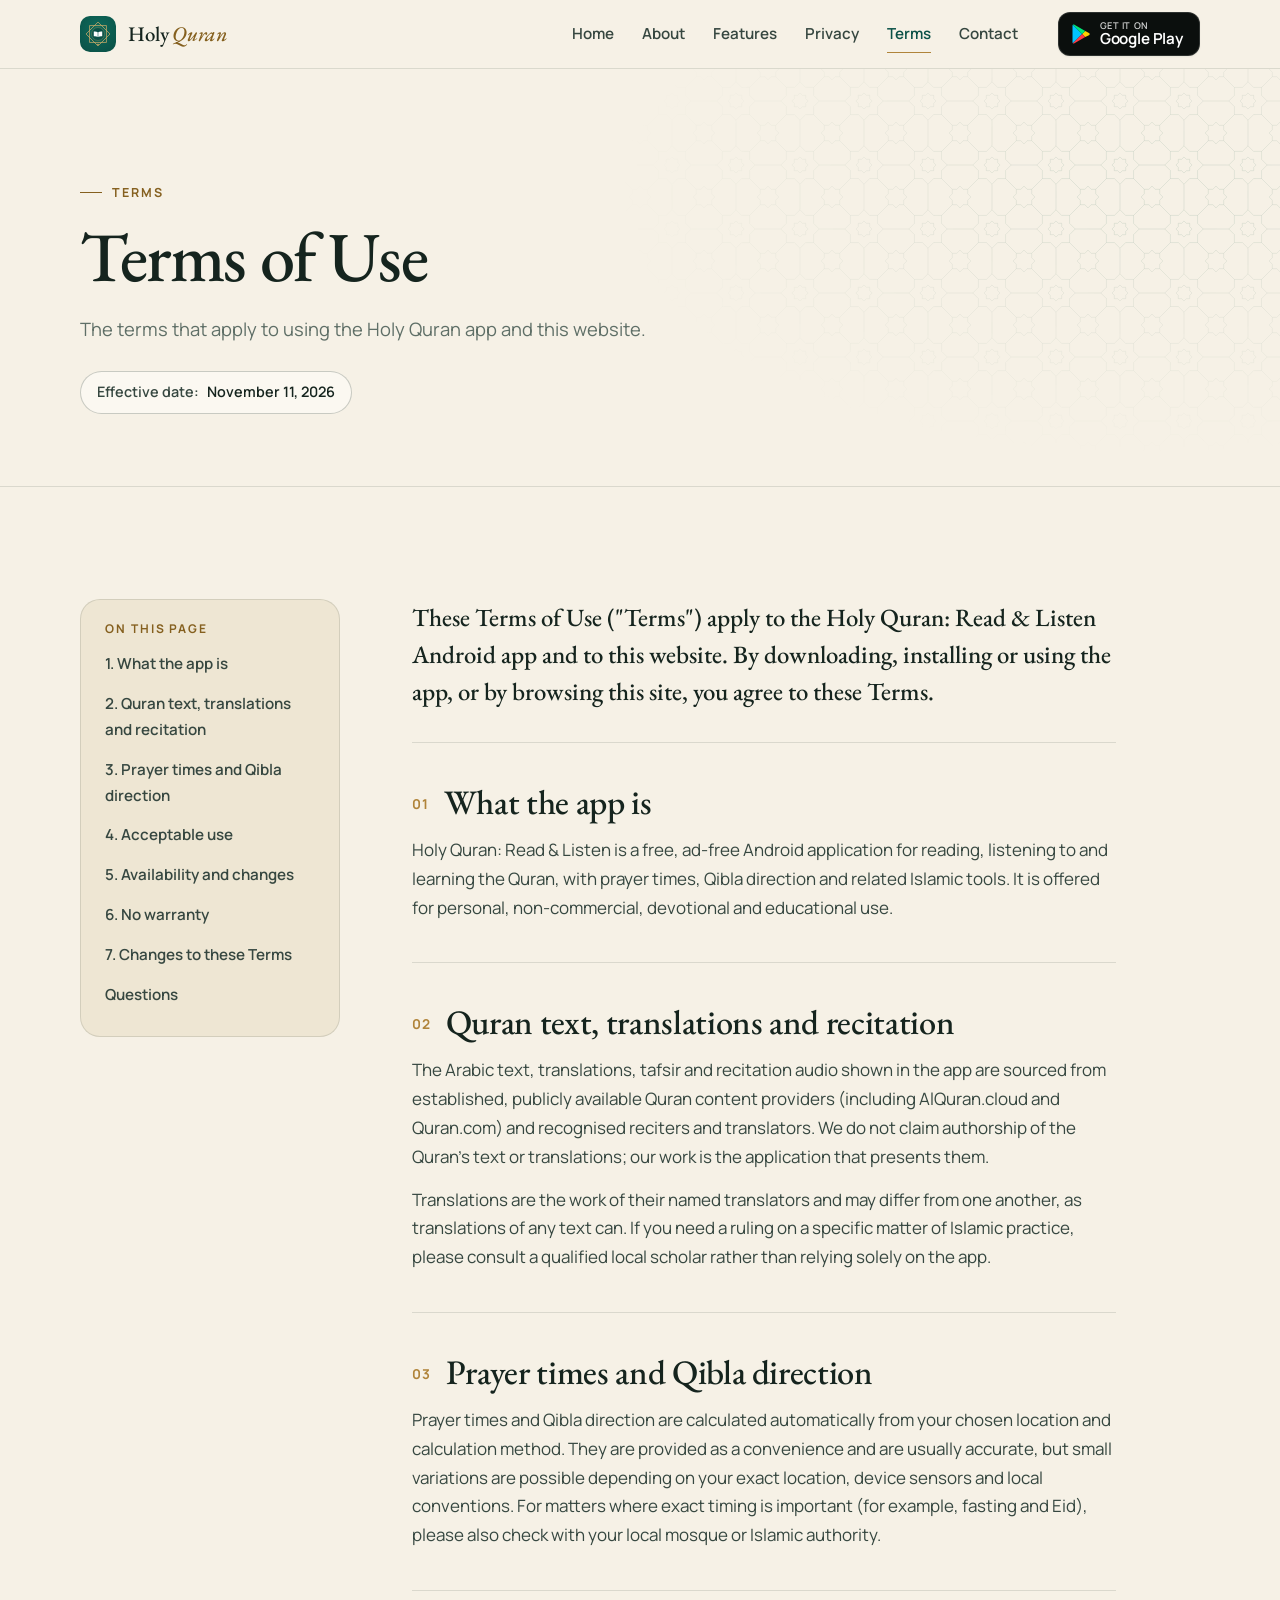
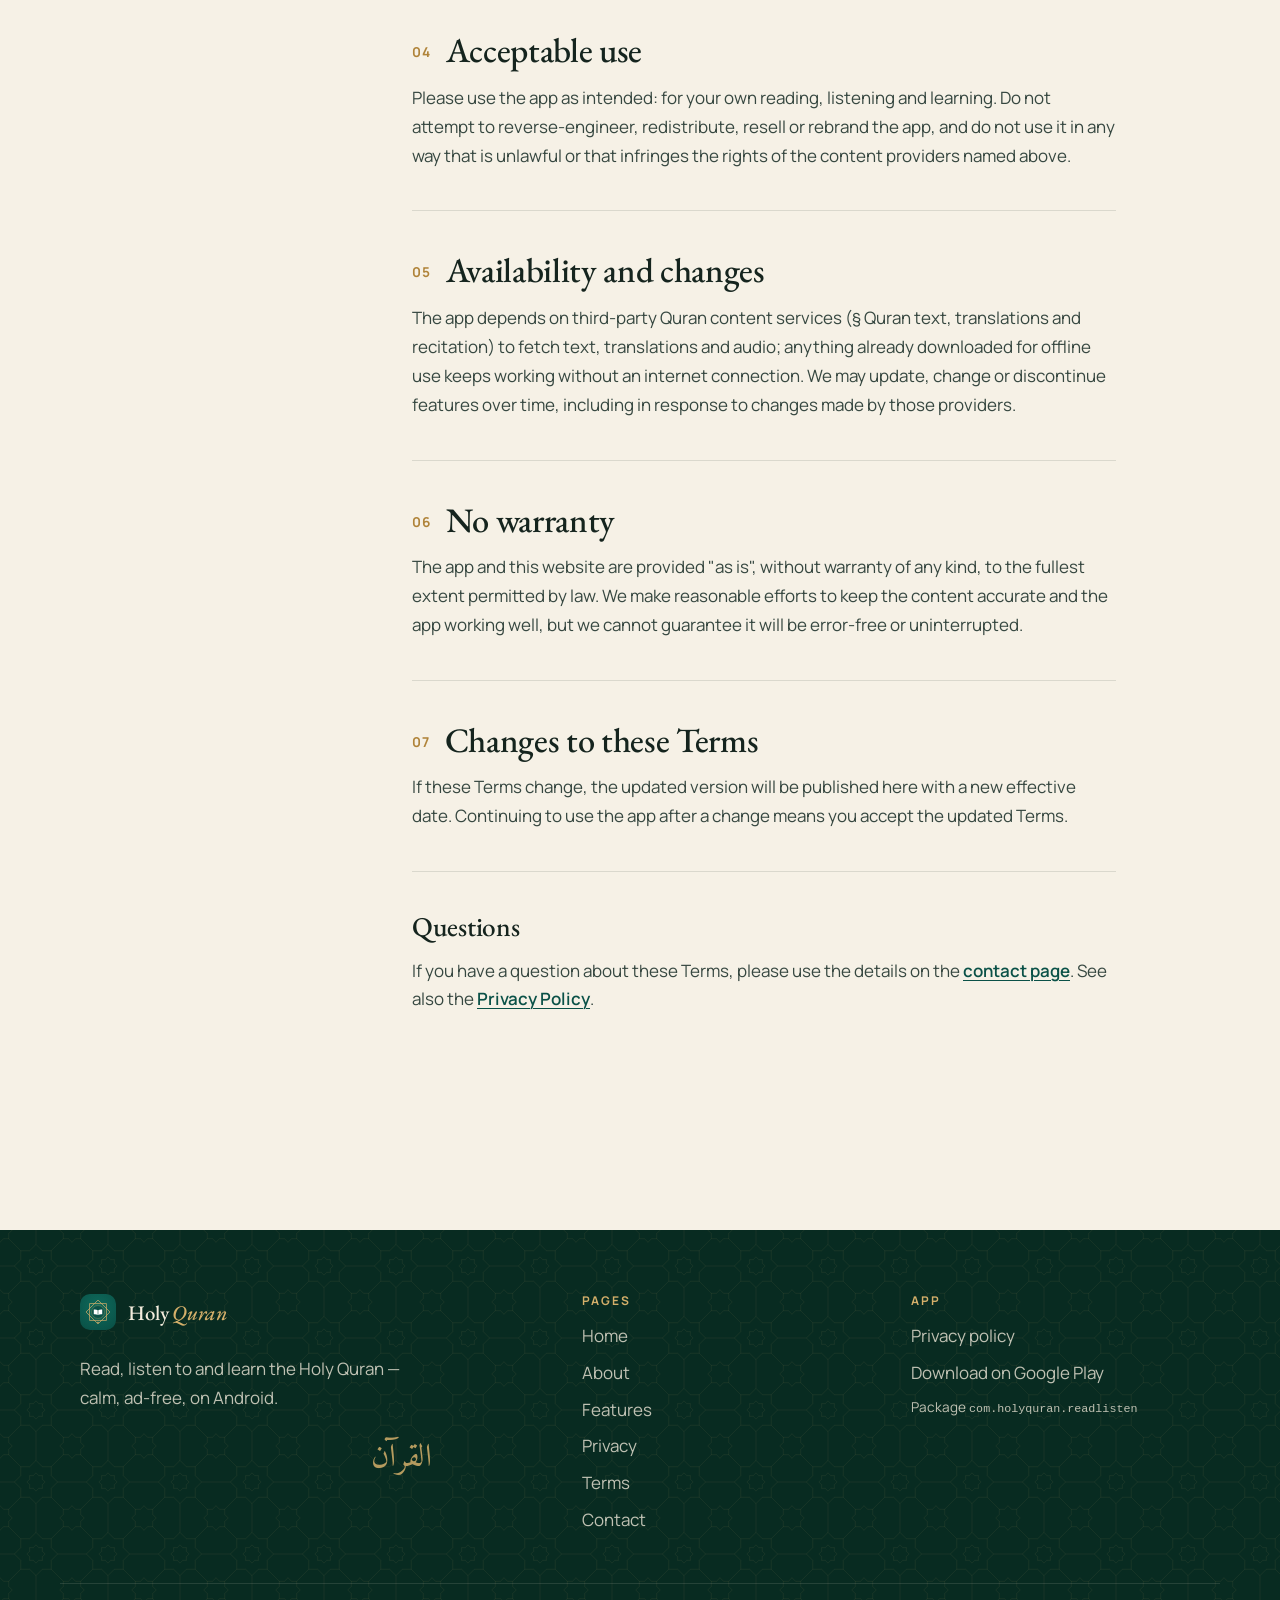
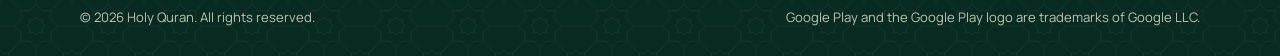
<file: terms/index.html>
<!doctype html>
<html lang="en">
  <head>
    <meta charset="UTF-8" />
    <meta name="viewport" content="width=device-width, initial-scale=1" />
    <title>Terms of Use — Holy Quran: Read &amp; Listen</title>
    <meta name="description" content="The terms that apply to using the Holy Quran: Read &amp; Listen Android app and this website." />
    <link rel="canonical" href="https://holyquran-app.github.io/terms" />
    <meta property="og:type" content="website" />
    <meta property="og:site_name" content="Holy Quran" />
    <meta property="og:title" content="Terms of Use — Holy Quran: Read &amp; Listen" />
    <meta property="og:description" content="The terms that apply to using the Holy Quran: Read &amp; Listen Android app and this website." />
    <meta property="og:url" content="https://holyquran-app.github.io/terms" />
    <meta property="og:image" content="https://holyquran-app.github.io/og-image.png" />
    <meta property="og:image:width" content="1200" />
    <meta property="og:image:height" content="630" />
    <meta property="og:image:alt" content="Holy Quran — a Quran app for Android" />
    <meta name="twitter:card" content="summary_large_image" />
    <meta name="twitter:title" content="Terms of Use — Holy Quran: Read &amp; Listen" />
    <meta name="twitter:description" content="The terms that apply to using the Holy Quran: Read &amp; Listen Android app and this website." />
    <meta name="twitter:image" content="https://holyquran-app.github.io/og-image.png" />
    <meta name="theme-color" content="#0a5147" />
    <link rel="icon" href="/favicon.svg" type="image/svg+xml" />
    <link rel="icon" href="/favicon-32.png" sizes="32x32" type="image/png" />
    <link rel="apple-touch-icon" href="/apple-touch-icon.png" />
    <link rel="manifest" href="/site.webmanifest" />
    <script>document.documentElement.classList.add('js')</script>
    <script type="module" crossorigin src="/assets/entry-client-B0SVxLkg.js"></script>
    <link rel="stylesheet" crossorigin href="/assets/entry-client-Dxqhs0hG.css">
  </head>
  <body data-page="terms">
    <div id="root"><link rel="preload" as="image" href="/app-icon.svg"/><a class="skip-link" href="#main">Skip to content</a><header class="site-header"><div class="container site-header__inner"><a class="brand" href="/" aria-label="Holy Quran: Read &amp; Listen — home"><img src="/app-icon.svg" width="36" height="36" alt=""/><span class="brand__name">Holy <em>Quran</em></span></a><button type="button" class="nav-toggle" aria-expanded="false" aria-controls="site-nav"><svg width="24" height="24" viewBox="0 0 24 24" fill="none" stroke="currentColor" stroke-width="1.6" stroke-linecap="round" stroke-linejoin="round" aria-hidden="true" focusable="false"><path d="M4 7h16M4 12h16M4 17h16"></path></svg><span class="visually-hidden">Open menu</span></button><nav id="site-nav" class="site-nav" aria-label="Main"><ul><li><a href="/">Home</a></li><li><a href="/about">About</a></li><li><a href="/features">Features</a></li><li><a href="/privacy-policy">Privacy</a></li><li><a href="/terms" aria-current="page">Terms</a></li><li><a href="/contact">Contact</a></li></ul><a class="play-btn play-btn--sm " href="https://play.google.com/store/apps/details?id=com.holyquran.readlisten" target="_blank" rel="noopener noreferrer" aria-label="Get Holy Quran on Google Play (opens in a new tab)"><svg width="22" height="24" viewBox="0 0 22 24" aria-hidden="true" focusable="false"><path d="M1.1.6C.8.9.6 1.4.6 2v20c0 .6.2 1.1.5 1.4L12.4 12 1.1.6Z" fill="#00c3ff"></path><path d="M16.2 15.8 12.4 12l3.8-3.8 4.5 2.6c1.3.7 1.3 1.9 0 2.6l-4.5 2.4Z" fill="#ffce00"></path><path d="M16.2 15.8 12.4 12 1.1 23.4c.4.4 1.1.5 1.9 0l13.2-7.6Z" fill="#ff3a44"></path><path d="M16.2 8.2 3 .6C2.2.1 1.5.2 1.1.6L12.4 12l3.8-3.8Z" fill="#00e676"></path></svg><span class="play-btn__text"><small>Get it on</small><strong>Google Play</strong></span></a></nav></div></header><main id="main" tabindex="-1"><section class="page-header"><svg class="page-header__pattern" aria-hidden="true" focusable="false" width="100%" height="100%"><defs><pattern id="pattern-_R_1b_" width="64" height="64" patternUnits="userSpaceOnUse"><g fill="none" stroke="currentColor" stroke-width="1"><polygon points="51.20,32.00 45.58,37.62 45.58,45.58 37.62,45.58 32.00,51.20 26.38,45.58 18.42,45.58 18.42,37.62 12.80,32.00 18.42,26.38 18.42,18.42 26.38,18.42 32.00,12.80 37.62,18.42 45.58,18.42 45.58,26.38"></polygon><polygon points="40.06,32.00 37.70,34.36 37.70,37.70 34.36,37.70 32.00,40.06 29.64,37.70 26.30,37.70 26.30,34.36 23.94,32.00 26.30,29.64 26.30,26.30 29.64,26.30 32.00,23.94 34.36,26.30 37.70,26.30 37.70,29.64"></polygon><polygon points="10.88,0.00 7.69,3.19 7.69,7.69 3.19,7.69 0.00,10.88 -3.19,7.69 -7.69,7.69 -7.69,3.19 -10.88,0.00 -7.69,-3.19 -7.69,-7.69 -3.19,-7.69 -0.00,-10.88 3.19,-7.69 7.69,-7.69 7.69,-3.19"></polygon><polygon points="74.88,0.00 71.69,3.19 71.69,7.69 67.19,7.69 64.00,10.88 60.81,7.69 56.31,7.69 56.31,3.19 53.12,0.00 56.31,-3.19 56.31,-7.69 60.81,-7.69 64.00,-10.88 67.19,-7.69 71.69,-7.69 71.69,-3.19"></polygon><polygon points="10.88,64.00 7.69,67.19 7.69,71.69 3.19,71.69 0.00,74.88 -3.19,71.69 -7.69,71.69 -7.69,67.19 -10.88,64.00 -7.69,60.81 -7.69,56.31 -3.19,56.31 -0.00,53.12 3.19,56.31 7.69,56.31 7.69,60.81"></polygon><polygon points="74.88,64.00 71.69,67.19 71.69,71.69 67.19,71.69 64.00,74.88 60.81,71.69 56.31,71.69 56.31,67.19 53.12,64.00 56.31,60.81 56.31,56.31 60.81,56.31 64.00,53.12 67.19,56.31 71.69,56.31 71.69,60.81"></polygon><path d="M51.2 32H64M12.8 32H0M32 51.2V64M32 12.8V0M45.58 45.58L56.31 56.31M18.42 18.42L7.69 7.69M45.58 18.42L56.31 7.69M18.42 45.58L7.69 56.31"></path></g></pattern></defs><rect width="100%" height="100%" fill="url(#pattern-_R_1b_)"></rect></svg><div class="container page-header__inner"><p class="eyebrow">Terms</p><h1>Terms of Use</h1><p class="page-header__lede">The terms that apply to using the <!-- -->Holy Quran<!-- --> app and this website.</p><div class="page-header__meta"><span class="meta-chip">Effective date: <time dateTime="2026-11-11">November 11, 2026</time></span></div></div></section><section class="section policy-body"><div class="container policy"><aside class="policy__toc" aria-labelledby="toc-title"><h2 id="toc-title">On this page</h2><ol><li><a href="#the-app">1. What the app is</a></li><li><a href="#content-sources">2. Quran text, translations and recitation</a></li><li><a href="#prayer-times">3. Prayer times and Qibla direction</a></li><li><a href="#acceptable-use">4. Acceptable use</a></li><li><a href="#availability">5. Availability and changes</a></li><li><a href="#no-warranty">6. No warranty</a></li><li><a href="#changes-to-terms">7. Changes to these Terms</a></li><li><a href="#questions">Questions</a></li></ol></aside><article class="policy__content"><p class="policy__intro">These Terms of Use (&quot;Terms&quot;) apply to the Holy Quran: Read &amp; Listen Android app and to this website. By downloading, installing or using the app, or by browsing this site, you agree to these Terms.</p><section id="the-app" class="policy__section" aria-labelledby="the-app-title"><h2 id="the-app-title"><span class="policy__num" aria-hidden="true">01</span>What the app is</h2><p>Holy Quran: Read &amp; Listen is a free, ad-free Android application for reading, listening to and learning the Quran, with prayer times, Qibla direction and related Islamic tools. It is offered for personal, non-commercial, devotional and educational use.</p></section><section id="content-sources" class="policy__section" aria-labelledby="content-sources-title"><h2 id="content-sources-title"><span class="policy__num" aria-hidden="true">02</span>Quran text, translations and recitation</h2><p>The Arabic text, translations, tafsir and recitation audio shown in the app are sourced from established, publicly available Quran content providers (including AlQuran.cloud and Quran.com) and recognised reciters and translators. We do not claim authorship of the Quran’s text or translations; our work is the application that presents them.</p><p>Translations are the work of their named translators and may differ from one another, as translations of any text can. If you need a ruling on a specific matter of Islamic practice, please consult a qualified local scholar rather than relying solely on the app.</p></section><section id="prayer-times" class="policy__section" aria-labelledby="prayer-times-title"><h2 id="prayer-times-title"><span class="policy__num" aria-hidden="true">03</span>Prayer times and Qibla direction</h2><p>Prayer times and Qibla direction are calculated automatically from your chosen location and calculation method. They are provided as a convenience and are usually accurate, but small variations are possible depending on your exact location, device sensors and local conventions. For matters where exact timing is important (for example, fasting and Eid), please also check with your local mosque or Islamic authority.</p></section><section id="acceptable-use" class="policy__section" aria-labelledby="acceptable-use-title"><h2 id="acceptable-use-title"><span class="policy__num" aria-hidden="true">04</span>Acceptable use</h2><p>Please use the app as intended: for your own reading, listening and learning. Do not attempt to reverse-engineer, redistribute, resell or rebrand the app, and do not use it in any way that is unlawful or that infringes the rights of the content providers named above.</p></section><section id="availability" class="policy__section" aria-labelledby="availability-title"><h2 id="availability-title"><span class="policy__num" aria-hidden="true">05</span>Availability and changes</h2><p>The app depends on third-party Quran content services (§ Quran text, translations and recitation) to fetch text, translations and audio; anything already downloaded for offline use keeps working without an internet connection. We may update, change or discontinue features over time, including in response to changes made by those providers.</p></section><section id="no-warranty" class="policy__section" aria-labelledby="no-warranty-title"><h2 id="no-warranty-title"><span class="policy__num" aria-hidden="true">06</span>No warranty</h2><p>The app and this website are provided &quot;as is&quot;, without warranty of any kind, to the fullest extent permitted by law. We make reasonable efforts to keep the content accurate and the app working well, but we cannot guarantee it will be error-free or uninterrupted.</p></section><section id="changes-to-terms" class="policy__section" aria-labelledby="changes-to-terms-title"><h2 id="changes-to-terms-title"><span class="policy__num" aria-hidden="true">07</span>Changes to these Terms</h2><p>If these Terms change, the updated version will be published here with a new effective date. Continuing to use the app after a change means you accept the updated Terms.</p></section><section id="questions" class="policy__section policy__section--aside" aria-labelledby="questions-title"><h2 id="questions-title">Questions</h2><p>If you have a question about these Terms, please use the details on the <a href="/contact">contact page</a>. See also the <a href="/privacy-policy">Privacy Policy</a>.</p></section></article></div></section></main><footer class="site-footer"><svg class="site-footer__pattern" aria-hidden="true" focusable="false" width="100%" height="100%"><defs><pattern id="pattern-_R_c_" width="72" height="72" patternUnits="userSpaceOnUse"><g fill="none" stroke="currentColor" stroke-width="1"><polygon points="57.60,36.00 51.27,42.33 51.27,51.27 42.33,51.27 36.00,57.60 29.67,51.27 20.73,51.27 20.73,42.33 14.40,36.00 20.73,29.67 20.73,20.73 29.67,20.73 36.00,14.40 42.33,20.73 51.27,20.73 51.27,29.67"></polygon><polygon points="45.07,36.00 42.42,38.66 42.41,42.41 38.66,42.42 36.00,45.07 33.34,42.42 29.59,42.41 29.58,38.66 26.93,36.00 29.58,33.34 29.59,29.59 33.34,29.58 36.00,26.93 38.66,29.58 42.41,29.59 42.42,33.34"></polygon><polygon points="12.24,0.00 8.66,3.59 8.65,8.65 3.59,8.66 0.00,12.24 -3.59,8.66 -8.65,8.65 -8.66,3.59 -12.24,0.00 -8.66,-3.59 -8.65,-8.65 -3.59,-8.66 -0.00,-12.24 3.59,-8.66 8.65,-8.65 8.66,-3.59"></polygon><polygon points="84.24,0.00 80.66,3.59 80.65,8.65 75.59,8.66 72.00,12.24 68.41,8.66 63.35,8.65 63.34,3.59 59.76,0.00 63.34,-3.59 63.35,-8.65 68.41,-8.66 72.00,-12.24 75.59,-8.66 80.65,-8.65 80.66,-3.59"></polygon><polygon points="12.24,72.00 8.66,75.59 8.65,80.65 3.59,80.66 0.00,84.24 -3.59,80.66 -8.65,80.65 -8.66,75.59 -12.24,72.00 -8.66,68.41 -8.65,63.35 -3.59,63.34 -0.00,59.76 3.59,63.34 8.65,63.35 8.66,68.41"></polygon><polygon points="84.24,72.00 80.66,75.59 80.65,80.65 75.59,80.66 72.00,84.24 68.41,80.66 63.35,80.65 63.34,75.59 59.76,72.00 63.34,68.41 63.35,63.35 68.41,63.34 72.00,59.76 75.59,63.34 80.65,63.35 80.66,68.41"></polygon><path d="M57.599999999999994 36H72M14.400000000000002 36H0M36 57.599999999999994V72M36 14.400000000000002V0M51.27 51.27L63.35 63.35M20.73 20.73L8.65 8.65M51.27 20.73L63.35 8.65M20.73 51.27L8.65 63.35"></path></g></pattern></defs><rect width="100%" height="100%" fill="url(#pattern-_R_c_)"></rect></svg><div class="container site-footer__inner"><div class="site-footer__brand"><a class="brand" href="/" aria-label="Holy Quran: Read &amp; Listen — home"><img src="/app-icon.svg" width="36" height="36" alt=""/><span class="brand__name">Holy <em>Quran</em></span></a><p>Read, listen to and learn the Holy Quran — calm, ad-free, on Android.</p><p class="site-footer__arabic" lang="ar" dir="rtl">القرآن</p></div><nav aria-label="Footer"><h2 class="site-footer__heading">Pages</h2><ul><li><a href="/">Home</a></li><li><a href="/about">About</a></li><li><a href="/features">Features</a></li><li><a href="/privacy-policy">Privacy</a></li><li><a href="/terms">Terms</a></li><li><a href="/contact">Contact</a></li></ul></nav><div><h2 class="site-footer__heading">App</h2><ul><li><a href="/privacy-policy">Privacy policy</a></li><li><a href="/#download">Download on Google Play</a></li><li class="site-footer__meta">Package <code>com.holyquran.readlisten</code></li></ul></div></div><div class="container site-footer__base"><p>© <span>2026</span> <!-- -->Holy Quran<!-- -->. All rights reserved.</p><p>Google Play and the Google Play logo are trademarks of Google LLC.</p></div></footer></div>
  </body>
</html>
</file>
<file: assets/entry-client-Dxqhs0hG.css>
@font-face{font-family:Amiri;font-style:normal;font-display:swap;font-weight:400;src:url(/assets/amiri-arabic-400-normal-D0NIBXga.woff2)format("woff2"),url(/assets/amiri-arabic-400-normal-C_1DQziU.woff)format("woff")}@font-face{font-family:Amiri;font-style:normal;font-display:swap;font-weight:700;src:url(/assets/amiri-arabic-700-normal-D8FrblyB.woff2)format("woff2"),url(/assets/amiri-arabic-700-normal-dUd6sHq-.woff)format("woff")}@font-face{font-family:EB Garamond;font-style:normal;font-display:swap;font-weight:500;src:url(/assets/eb-garamond-latin-500-normal-DehAIUv0.woff2)format("woff2"),url(/assets/eb-garamond-latin-500-normal-DZU8xF9o.woff)format("woff")}@font-face{font-family:EB Garamond;font-style:italic;font-display:swap;font-weight:500;src:url(/assets/eb-garamond-latin-500-italic-FSVaZR0V.woff2)format("woff2"),url(/assets/eb-garamond-latin-500-italic-DgyxMZyx.woff)format("woff")}@font-face{font-family:Manrope Variable;font-style:normal;font-display:swap;font-weight:200 800;src:url([data-uri])format("woff2-variations");unicode-range:U+460-52F,U+1C80-1C8A,U+20B4,U+2DE0-2DFF,U+A640-A69F,U+FE2E-FE2F}@font-face{font-family:Manrope Variable;font-style:normal;font-display:swap;font-weight:200 800;src:url(/assets/manrope-cyrillic-wght-normal-Dvxsihut.woff2)format("woff2-variations");unicode-range:U+301,U+400-45F,U+490-491,U+4B0-4B1,U+2116}@font-face{font-family:Manrope Variable;font-style:normal;font-display:swap;font-weight:200 800;src:url(/assets/manrope-greek-wght-normal-DL7QRZyv.woff2)format("woff2-variations");unicode-range:U+370-377,U+37A-37F,U+384-38A,U+38C,U+38E-3A1,U+3A3-3FF}@font-face{font-family:Manrope Variable;font-style:normal;font-display:swap;font-weight:200 800;src:url(/assets/manrope-vietnamese-wght-normal-usUDDRr7.woff2)format("woff2-variations");unicode-range:U+102-103,U+110-111,U+128-129,U+168-169,U+1A0-1A1,U+1AF-1B0,U+300-301,U+303-304,U+308-309,U+323,U+329,U+1EA0-1EF9,U+20AB}@font-face{font-family:Manrope Variable;font-style:normal;font-display:swap;font-weight:200 800;src:url(/assets/manrope-latin-ext-wght-normal-Ch3YOpNY.woff2)format("woff2-variations");unicode-range:U+100-2BA,U+2BD-2C5,U+2C7-2CC,U+2CE-2D7,U+2DD-2FF,U+304,U+308,U+329,U+1D00-1DBF,U+1E00-1E9F,U+1EF2-1EFF,U+2020,U+20A0-20AB,U+20AD-20C0,U+2113,U+2C60-2C7F,U+A720-A7FF}@font-face{font-family:Manrope Variable;font-style:normal;font-display:swap;font-weight:200 800;src:url(/assets/manrope-latin-wght-normal-DHIcAJRg.woff2)format("woff2-variations");unicode-range:U+??,U+131,U+152-153,U+2BB-2BC,U+2C6,U+2DA,U+2DC,U+304,U+308,U+329,U+2000-206F,U+20AC,U+2122,U+2191,U+2193,U+2212,U+2215,U+FEFF,U+FFFD}:root{--paper:#f6f1e6;--paper-2:#eee6d3;--surface:#fbf8f1;--ink:#15241e;--ink-soft:#364740;--muted:#5f6f67;--line:#15241e1f;--line-strong:#15241e38;--emerald:#0a5147;--emerald-700:#0a5147;--emerald-900:#082b21;--on-emerald:#f3ecdc;--on-emerald-soft:#f3ecdcc7;--gold:#b0843a;--gold-text:#85601f;--gold-bright:#d4af6a;--pattern-ink:#0f4c3a17;--shadow-sm:0 1px 2px #082b210f;--shadow:0 1px 2px #082b210d, 0 18px 40px -22px #082b2159;--font-display:"EB Garamond", "Iowan Old Style", Georgia, serif;--font-body:"Manrope Variable", "Segoe UI", system-ui, -apple-system, sans-serif;--font-arabic:"Amiri", "Geeza Pro", "Traditional Arabic", serif;--radius:20px;--radius-sm:12px;--container:1120px;--gutter:20px;--header-h:68px;--ease:cubic-bezier(.22, .61, .36, 1);--lightningcss-light:initial;--lightningcss-dark: ;color-scheme:light}@media (prefers-color-scheme:dark){:root{--paper:#0c1512;--paper-2:#111d19;--surface:#13201b;--ink:#ece5d5;--ink-soft:#cfc8b8;--muted:#9eaaa3;--line:#ece5d51c;--line-strong:#ece5d533;--emerald:#12503d;--emerald-700:#0e4232;--emerald-900:#0a2e23;--gold:#d6b067;--gold-text:#dcb873;--pattern-ink:#d6b06712;--shadow-sm:none;--shadow:0 18px 40px -24px #000000b3;--lightningcss-light: ;--lightningcss-dark:initial;color-scheme:dark}}*,:before,:after{box-sizing:border-box}html{-webkit-text-size-adjust:100%;scroll-padding-top:calc(var(--header-h) + 16px)}@media (prefers-reduced-motion:no-preference){html{scroll-behavior:smooth}}body{background:var(--paper);color:var(--ink);font-family:var(--font-body);text-rendering:optimizelegibility;-webkit-font-smoothing:antialiased;margin:0;font-size:1.0625rem;line-height:1.7;overflow-x:clip}img,svg{max-width:100%;display:block}h1,h2,h3{font-family:var(--font-display);letter-spacing:-.01em;text-wrap:balance;margin:0;font-weight:500;line-height:1.12}p{text-wrap:pretty;margin:0}ul,ol{margin:0;padding:0;list-style:none}a{color:inherit;text-underline-offset:.2em;text-decoration-thickness:1px}a:hover{color:var(--gold-text)}:focus-visible{outline:2px solid var(--gold);outline-offset:3px;border-radius:6px}main:focus{outline:none}code{overflow-wrap:anywhere;font-family:ui-monospace,SF Mono,Menlo,Consolas,monospace;font-size:.86em}[lang=ar]{font-family:var(--font-arabic);line-height:1.6}.visually-hidden{clip:rect(0 0 0 0);white-space:nowrap;border:0;width:1px;height:1px;margin:-1px;padding:0;overflow:hidden;position:absolute!important}.skip-link{z-index:100;background:var(--emerald);color:var(--on-emerald);transition:transform .2s var(--ease);border-radius:999px;padding:10px 16px;font-weight:600;text-decoration:none;position:absolute;top:8px;left:8px;transform:translateY(-160%)}.skip-link:focus{color:var(--on-emerald);transform:none}.container{width:100%;max-width:calc(var(--container) + var(--gutter) * 2);padding-inline:var(--gutter);margin-inline:auto}.narrow{max-width:calc(760px + var(--gutter) * 2)}.section{padding-block:clamp(64px,10vw,112px)}.eyebrow{color:var(--gold-text);letter-spacing:.16em;text-transform:uppercase;align-items:center;gap:10px;margin-bottom:14px;font-size:.78rem;font-weight:700;display:inline-flex}.eyebrow:before{content:"";background:currentColor;width:22px;height:1px}.eyebrow--light{color:var(--gold-bright)}.link-arrow{color:var(--emerald);align-items:center;gap:8px;font-weight:650;text-decoration:none;display:inline-flex}@media (prefers-color-scheme:dark){.link-arrow{color:var(--gold-text)}}.link-arrow svg{transition:transform .25s var(--ease)}.link-arrow:hover svg{transform:translate(4px)}.button{background:var(--emerald);min-height:48px;color:var(--on-emerald);transition:background-color .2s var(--ease), transform .2s var(--ease);border-radius:999px;align-items:center;gap:10px;padding:12px 22px;font-weight:650;text-decoration:none;display:inline-flex}.button:hover{background:var(--emerald-900);color:var(--on-emerald);transform:translateY(-1px)}.badge{border:1px solid var(--gold);color:var(--gold-text);font-family:var(--font-body);letter-spacing:.08em;text-transform:uppercase;vertical-align:middle;border-radius:999px;padding:3px 10px;font-size:.72rem;font-weight:700;display:inline-block}.star-frame{flex:none;place-items:center;display:inline-grid;position:relative}.star-frame>svg{width:100%;height:100%;fill:var(--surface);stroke:var(--gold);stroke-width:1.6px;position:absolute;inset:0}.star-frame__inner{place-items:center;display:grid;position:relative}.feature-icon{width:60px;height:60px;color:var(--emerald)}@media (prefers-color-scheme:dark){.feature-icon{color:var(--gold-bright)}}.divider{color:var(--gold);align-items:center;gap:14px;display:flex}.divider__line{background:linear-gradient(90deg, transparent, var(--gold) 70%);opacity:.6;flex:1;height:1px}.divider__line:last-child{background:linear-gradient(270deg, transparent, var(--gold) 70%)}.divider svg{fill:none;stroke:currentColor;stroke-width:1.4px}.site-header{z-index:50;border-bottom:1px solid var(--line);background:color-mix(in srgb, var(--paper) 86%, transparent);-webkit-backdrop-filter:saturate(1.4)blur(14px);position:sticky;top:0}.site-header__inner{min-height:var(--header-h);justify-content:space-between;align-items:center;gap:16px;display:flex}.brand{color:var(--ink);align-items:center;gap:12px;text-decoration:none;display:inline-flex}.brand img{border-radius:10px}.brand__name{font-family:var(--font-display);letter-spacing:-.005em;white-space:nowrap;font-size:1.3rem;font-weight:500}.brand__name em{color:var(--gold-text);font-style:italic}.nav-toggle{border:1px solid var(--line-strong);width:44px;height:44px;color:var(--ink);cursor:pointer;background:0 0;border-radius:12px;place-items:center;display:inline-grid}.site-nav{padding:12px var(--gutter) 24px;border-bottom:1px solid var(--line);background:var(--paper);box-shadow:var(--shadow);display:none;position:absolute;top:100%;left:0;right:0}.site-header.is-open .site-nav{animation:drop-in .24s var(--ease);display:block}.site-nav ul{margin-bottom:18px;display:grid}.site-nav a:not(.play-btn){border-bottom:1px solid var(--line);color:var(--ink-soft);padding:12px 4px;font-weight:600;text-decoration:none;display:block}.site-nav a[aria-current=page]{color:var(--emerald)}@media (prefers-color-scheme:dark){.site-nav a[aria-current=page]{color:var(--gold-text)}}@keyframes drop-in{0%{opacity:0;transform:translateY(-6px)}}@media (width>=900px){.nav-toggle{display:none}.site-nav{box-shadow:none;background:0 0;border:0;align-items:center;gap:28px;padding:0;display:flex;position:static}.site-nav ul{gap:4px;margin:0;display:flex}.site-nav a:not(.play-btn){border:0;padding:8px 12px;font-size:.95rem;position:relative}.site-nav a:not(.play-btn):after{content:"";background:var(--gold);height:1px;transition:transform .25s var(--ease);position:absolute;bottom:2px;left:12px;right:12px;transform:scaleX(0)}.site-nav a:not(.play-btn):hover:after,.site-nav a[aria-current=page]:after{transform:scaleX(1)}}.play-btn{color:#fff;min-height:56px;box-shadow:var(--shadow-sm);transition:transform .2s var(--ease), box-shadow .2s var(--ease);background:#0b0f0d;border:1px solid #ffffff24;border-radius:14px;align-items:center;gap:12px;padding:9px 22px 9px 18px;text-decoration:none;display:inline-flex}.play-btn:hover{color:#fff;transform:translateY(-2px);box-shadow:0 14px 28px -16px #0009}.play-btn__text{text-align:left;line-height:1.1;display:grid}.play-btn__text small{letter-spacing:.06em;text-transform:uppercase;opacity:.8;font-size:.68rem;font-weight:600}.play-btn__text strong{letter-spacing:-.01em;font-size:1.18rem;font-weight:650}.play-btn--sm{border-radius:12px;gap:10px;min-height:44px;padding:6px 16px 6px 13px}.play-btn--sm svg{width:18px;height:20px}.play-btn--sm .play-btn__text small{font-size:.58rem}.play-btn--sm .play-btn__text strong{font-size:.95rem}.hero{padding-block:clamp(48px,9vw,104px) clamp(56px,8vw,96px);position:relative;overflow:hidden}.hero__pattern,.page-header__pattern{color:var(--pattern-ink);pointer-events:none;position:absolute;inset:0;-webkit-mask-image:radial-gradient(80% 70% at 75% 40%,#000 20%,#0000 75%);mask-image:radial-gradient(80% 70% at 75% 40%,#000 20%,#0000 75%)}.hero__grid{align-items:center;gap:56px;display:grid;position:relative}.hero h1{letter-spacing:-.025em;font-size:clamp(3rem,11vw,5.6rem);line-height:.98}.hero h1 span{color:var(--emerald);font-style:italic;display:block}@media (prefers-color-scheme:dark){.hero h1 span{color:var(--gold-bright)}}.hero__lede{color:var(--ink);font-family:var(--font-display);margin-top:22px;font-size:clamp(1.35rem,3.6vw,1.7rem);line-height:1.35}.hero__text{max-width:34rem;color:var(--muted);margin-top:14px}.hero__actions{flex-wrap:wrap;align-items:center;gap:18px 28px;margin-top:34px;display:flex}.hero__art{place-items:center;display:grid}@media (width>=900px){.hero__grid{grid-template-columns:1.15fr .85fr;gap:64px}}.arch{aspect-ratio:400/520;width:min(100%,360px);position:relative}.arch__ring{fill:none;width:150%;stroke:var(--gold);stroke-width:.22px;opacity:.45;position:absolute;top:52%;left:50%;translate:-50% -50%}@media (prefers-reduced-motion:no-preference){.arch__ring{animation:180s linear infinite spin}}@keyframes spin{to{rotate:360deg}}.arch__shape{filter:drop-shadow(0 30px 40px #082b2147);width:100%;height:100%;position:relative}.arch__pattern{color:var(--gold-bright);opacity:.2}.arch__line{stroke:var(--gold-bright)}.arch__content{text-align:center;flex-direction:column;justify-content:center;align-items:center;display:flex;position:absolute;inset:26% 10% 8%}.arch__content img{border-radius:24%;width:34%;height:auto;box-shadow:0 16px 30px -12px #0000008c}.arch__arabic{color:var(--gold-bright);margin-top:18px;font-size:clamp(2rem,8vw,2.6rem);font-weight:700;line-height:1.4}.arch__latin{color:var(--on-emerald-soft);letter-spacing:.24em;text-transform:uppercase;margin-top:4px;font-size:.72rem;font-weight:700}.bismillah{text-align:center;padding-block:8px 24px}.bismillah [lang=ar]{color:var(--emerald);margin-top:26px;font-size:clamp(1.8rem,6vw,2.6rem)}@media (prefers-color-scheme:dark){.bismillah [lang=ar]{color:var(--gold-bright)}}.bismillah__translation{color:var(--muted);font-family:var(--font-display);margin-top:6px;font-size:1.05rem;font-style:italic}.intro__grid{gap:28px;display:grid}.intro h2,.section-heading h2{font-size:clamp(2.2rem,6vw,3.2rem)}.intro__body{color:var(--ink-soft);gap:18px;font-size:1.12rem;display:grid}.intro__body .link-arrow{justify-self:start;margin-top:6px}@media (width>=900px){.intro__grid{grid-template-columns:.9fr 1.1fr;gap:64px}}.features-preview{background:var(--paper-2);border-block:1px solid var(--line);position:relative}.section-heading{max-width:40rem;margin-bottom:44px}.feature-grid{gap:16px;display:grid}.feature-card{border:1px solid var(--line);border-radius:var(--radius);background:var(--surface);box-shadow:var(--shadow-sm);transition:border-color .25s var(--ease), transform .25s var(--ease);align-content:start;gap:14px;padding:28px;display:grid}.feature-card:hover{border-color:color-mix(in srgb, var(--gold) 55%, transparent);transform:translateY(-3px)}.feature-card h3{margin-top:6px;font-size:1.55rem}.feature-card p{color:var(--muted)}.section-more{margin-top:36px}@media (width>=640px){.feature-grid{grid-template-columns:repeat(2,1fr)}.feature-card:last-child{grid-column:1/-1}}@media (width>=960px){.feature-grid{grid-template-columns:repeat(6,1fr);gap:20px}.feature-card{grid-column:span 2}.feature-card:nth-child(4),.feature-card:nth-child(5){grid-column:span 3}}.download__card{border-radius:calc(var(--radius) + 8px);background:radial-gradient(120% 140% at 85% 20%, #176149 0%, var(--emerald) 45%, var(--emerald-900) 100%);color:var(--on-emerald);gap:40px;padding:clamp(32px,6vw,64px);display:grid;position:relative;overflow:hidden}.download__pattern{color:#d6b06721;position:absolute;inset:0;-webkit-mask-image:linear-gradient(100deg,#0000 30%,#000 85%);mask-image:linear-gradient(100deg,#0000 30%,#000 85%)}.download__copy{max-width:34rem;position:relative}.download h2{font-size:clamp(2.1rem,5.5vw,3rem)}.download__copy>p:not(.eyebrow){color:var(--on-emerald-soft);margin-top:16px}.download__actions{flex-wrap:wrap;align-items:center;gap:16px 24px;margin-top:30px;display:flex}.download__meta{color:var(--on-emerald-soft);font-size:.85rem}.download__meta code{color:var(--on-emerald)}.download__art{aspect-ratio:1;justify-self:center;place-items:center;width:220px;display:none;position:relative}.download__art svg{fill:#082b2159;stroke:var(--gold-bright);stroke-width:.6px;position:absolute;inset:0}.download__art img{border-radius:24px;position:relative;box-shadow:0 18px 30px -14px #0009}@media (width>=760px){.download__card{grid-template-columns:1fr auto;align-items:center}.download__art{display:grid}}.page-header{border-bottom:1px solid var(--line);padding-block:clamp(56px,10vw,104px) clamp(40px,7vw,72px);position:relative;overflow:hidden}.page-header__pattern{-webkit-mask-image:radial-gradient(60% 90% at 90% 30%,#000 10%,#0000 70%);mask-image:radial-gradient(60% 90% at 90% 30%,#000 10%,#0000 70%)}.page-header__inner{position:relative}.page-header h1{letter-spacing:-.02em;max-width:16ch;font-size:clamp(2.6rem,8vw,4.4rem)}.page-header__lede{max-width:38rem;color:var(--muted);margin-top:18px;font-size:1.15rem}.prose{gap:44px;display:grid}.prose__block{gap:14px;display:grid}.prose h2{font-size:clamp(1.7rem,4.5vw,2.1rem)}.prose p{color:var(--ink-soft)}.prose a:not(.link-arrow){color:var(--emerald);font-weight:600}@media (prefers-color-scheme:dark){.prose a:not(.link-arrow){color:var(--gold-text)}}.about{align-items:start;gap:56px;display:grid}.facts{border:1px solid var(--line);border-top:3px solid var(--gold);border-radius:var(--radius);background:var(--surface);box-shadow:var(--shadow-sm);padding:28px}.facts h2{margin-bottom:12px;font-size:1.5rem}.facts dl{margin:0}.facts dl>div{border-bottom:1px solid var(--line);gap:2px;padding-block:12px;display:grid}.facts dl>div:last-child{border-bottom:0;padding-bottom:0}.facts dt{color:var(--muted);letter-spacing:.12em;text-transform:uppercase;font-size:.75rem;font-weight:700}.facts dd{margin:0;font-weight:600}@media (width>=900px){.about{grid-template-columns:1fr 320px;gap:80px}.about .prose{max-width:40rem}.facts{top:calc(var(--header-h) + 24px);position:sticky}}.feature-list{border-top:1px solid var(--line);display:grid}.feature-row{border-bottom:1px solid var(--line);grid-template-columns:auto 1fr;gap:8px 22px;padding-block:36px;display:grid;position:relative}.feature-row__num{color:var(--gold);grid-column:1/-1;font-size:1.6rem;line-height:1}.feature-row h2{font-size:clamp(1.6rem,4.5vw,2.2rem)}.feature-row p{max-width:36rem;color:var(--ink-soft);margin-top:10px}@media (width>=760px){.feature-row{grid-template-columns:72px auto 1fr;align-items:start;gap:36px;padding-block:44px}.feature-row__num{text-align:center;grid-column:auto;padding-top:6px;font-size:2.6rem}}.note{border-left:3px solid var(--gold);border-radius:0 var(--radius-sm) var(--radius-sm) 0;background:var(--paper-2);max-width:44rem;color:var(--muted);margin-top:40px;padding:18px 22px;font-size:.97rem}.note a{color:var(--emerald);font-weight:600}@media (prefers-color-scheme:dark){.note a{color:var(--gold-text)}}.contact-card{border:1px solid var(--line);border-radius:calc(var(--radius) + 4px);background:var(--surface);box-shadow:var(--shadow);gap:22px;margin-bottom:64px;padding:clamp(26px,5vw,40px);display:grid}.contact-card h2{font-size:clamp(1.7rem,4.5vw,2.1rem)}.contact-card p{color:var(--ink-soft);margin-top:12px}.contact-card__email{flex-wrap:wrap;align-items:center;gap:12px;display:flex}.contact-card__email a{color:var(--emerald);font-family:var(--font-display);overflow-wrap:anywhere;font-size:clamp(1.5rem,5vw,1.9rem)}@media (prefers-color-scheme:dark){.contact-card__email a{color:var(--gold-bright)}}p.contact-card__notice{border:1px dashed var(--gold);border-radius:var(--radius-sm);color:var(--gold-text);margin-top:18px;padding:12px 16px;font-size:.92rem}@media (width>=640px){.contact-card{grid-template-columns:auto 1fr;gap:28px}}.page-header__meta{flex-wrap:wrap;gap:10px;margin-top:26px;display:flex}.meta-chip{border:1px solid var(--line-strong);background:var(--surface);min-height:40px;color:var(--ink-soft);border-radius:999px;align-items:center;gap:8px;padding:8px 16px;font-size:.9rem;font-weight:600;display:inline-flex}.meta-chip time{color:var(--ink)}.meta-chip--link{border-color:color-mix(in srgb, var(--gold) 60%, transparent);color:var(--emerald);transition:background-color .2s var(--ease), border-color .2s var(--ease);text-decoration:none}.meta-chip--link:hover{border-color:var(--gold);background:var(--paper-2);color:var(--emerald)}@media (prefers-color-scheme:dark){.meta-chip--link,.meta-chip--link:hover{color:var(--gold-text)}}.policy-highlights{padding-bottom:0}.highlight-grid{gap:16px;display:grid}.highlight{border:1px solid var(--line);border-radius:var(--radius);background:var(--surface);box-shadow:var(--shadow-sm);align-content:start;gap:10px;padding:24px;display:grid}.highlight h3{margin-top:6px;font-size:1.35rem}.highlight p{color:var(--muted);font-size:.97rem}.highlight-note{color:var(--muted);margin-top:18px;font-size:.88rem}@media (width>=640px){.highlight-grid{grid-template-columns:repeat(2,1fr)}}@media (width>=1040px){.highlight-grid{grid-template-columns:repeat(4,1fr)}}.policy{align-items:start;gap:40px;display:grid}.policy__toc{border:1px solid var(--line);border-radius:var(--radius);background:var(--paper-2);padding:22px 24px}.policy__toc h2{color:var(--gold-text);font-family:var(--font-body);letter-spacing:.16em;text-transform:uppercase;margin-bottom:10px;font-size:.75rem;font-weight:700}.policy__toc ol{gap:2px;display:grid}.policy__toc a{color:var(--ink-soft);padding:6px 0;font-size:.95rem;font-weight:600;text-decoration:none;display:block}.policy__toc a:hover{color:var(--gold-text)}.policy__content{max-width:44rem}.policy__intro{border-bottom:1px solid var(--line);color:var(--ink);font-family:var(--font-display);padding-bottom:32px;font-size:clamp(1.3rem,3.4vw,1.55rem);line-height:1.5}.policy__section{border-bottom:1px solid var(--line);gap:14px;padding-block:40px;display:grid}.policy__section:last-child{border-bottom:0}.policy__section h2{align-items:baseline;gap:14px;font-size:clamp(1.7rem,4.5vw,2.15rem);display:flex}.policy__num{color:var(--gold);font-family:var(--font-body);letter-spacing:.1em;flex:none;font-size:.85rem;font-weight:700;transform:translateY(-.35em)}.policy__section h3{margin-top:12px;font-size:1.35rem}.policy__section p{color:var(--ink-soft)}.policy__section a{color:var(--emerald);overflow-wrap:anywhere;font-weight:600}@media (prefers-color-scheme:dark){.policy__section a{color:var(--gold-text)}}.policy__list{border-left:3px solid var(--gold);border-radius:0 var(--radius-sm) var(--radius-sm) 0;background:var(--paper-2);gap:10px;padding:18px 22px;display:grid}.policy__list li{color:var(--ink-soft);padding-left:22px;position:relative}.policy__list li:before{content:"";background:var(--gold);width:7px;height:7px;position:absolute;top:.62em;left:2px;transform:rotate(45deg)}.policy__section--aside h2{font-size:clamp(1.45rem,4vw,1.7rem)}@media (width>=960px){.policy{grid-template-columns:260px 1fr;gap:72px}.policy__toc{top:calc(var(--header-h) + 24px);position:sticky}.policy__section{scroll-margin-top:calc(var(--header-h) + 24px)}}.site-footer{background:var(--emerald-900);color:var(--on-emerald-soft);margin-top:clamp(32px,6vw,64px);padding-top:64px;position:relative;overflow:hidden}.site-footer__pattern{color:#d6b06712;position:absolute;inset:0}.site-footer__inner{gap:40px;padding-bottom:48px;display:grid;position:relative}.site-footer .brand{color:var(--on-emerald)}.site-footer .brand__name em{color:var(--gold-bright)}.site-footer__brand p{max-width:22rem;margin-top:16px}p.site-footer__arabic{color:var(--gold-bright);opacity:.85;margin-top:20px;font-size:2rem}.site-footer__heading{color:var(--gold-bright);font-family:var(--font-body);letter-spacing:.16em;text-transform:uppercase;margin-bottom:14px;font-size:.75rem;font-weight:700}.site-footer ul{gap:8px;display:grid}.site-footer a{text-decoration:none}.site-footer a:hover{color:var(--gold-bright);text-decoration:underline}.site-footer__meta{font-size:.85rem}.site-footer__base{border-top:1px solid #f3ecdc1f;gap:6px;padding-block:22px 28px;font-size:.82rem;display:grid;position:relative}@media (width>=760px){.site-footer__inner{grid-template-columns:1.6fr 1fr 1fr}.site-footer__base{grid-template-columns:1fr auto}}@media (prefers-reduced-motion:no-preference){.js .reveal{opacity:0;transition:opacity .7s var(--ease), transform .7s var(--ease);transform:translateY(16px)}.js .reveal.is-visible{opacity:1;transform:none}.js .feature-card.reveal.is-visible:hover{transform:translateY(-3px)}.feature-grid .reveal:nth-child(2){transition-delay:60ms}.feature-grid .reveal:nth-child(3){transition-delay:.12s}.feature-grid .reveal:nth-child(4){transition-delay:60ms}.feature-grid .reveal:nth-child(5){transition-delay:.12s}.hero__copy>*{animation:rise .8s var(--ease) both}.hero__copy>:nth-child(2){animation-delay:60ms}.hero__copy>:nth-child(3){animation-delay:.12s}.hero__copy>:nth-child(4){animation-delay:.18s}.hero__copy>:nth-child(5){animation-delay:.24s}.hero__art{animation:rise 1s .15s var(--ease) both}}@keyframes rise{0%{opacity:0;transform:translateY(18px)}}
</file>
